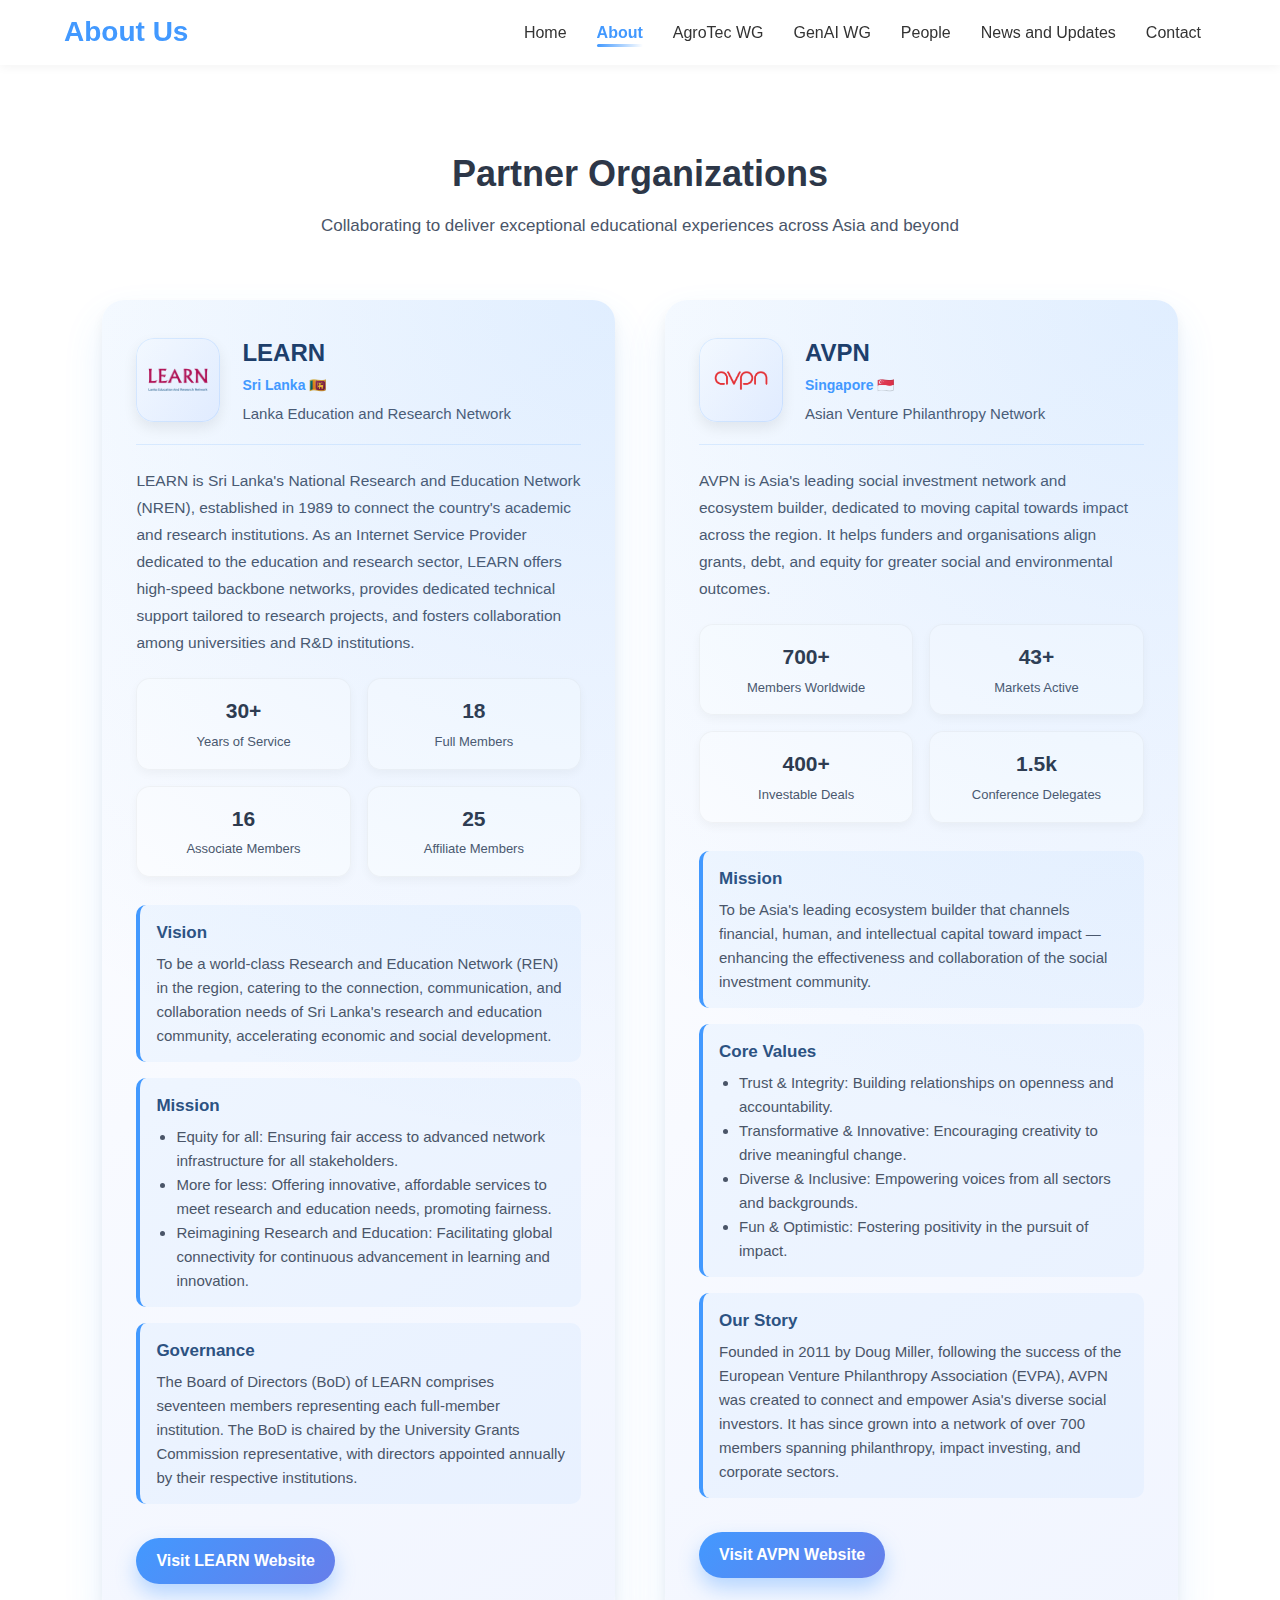
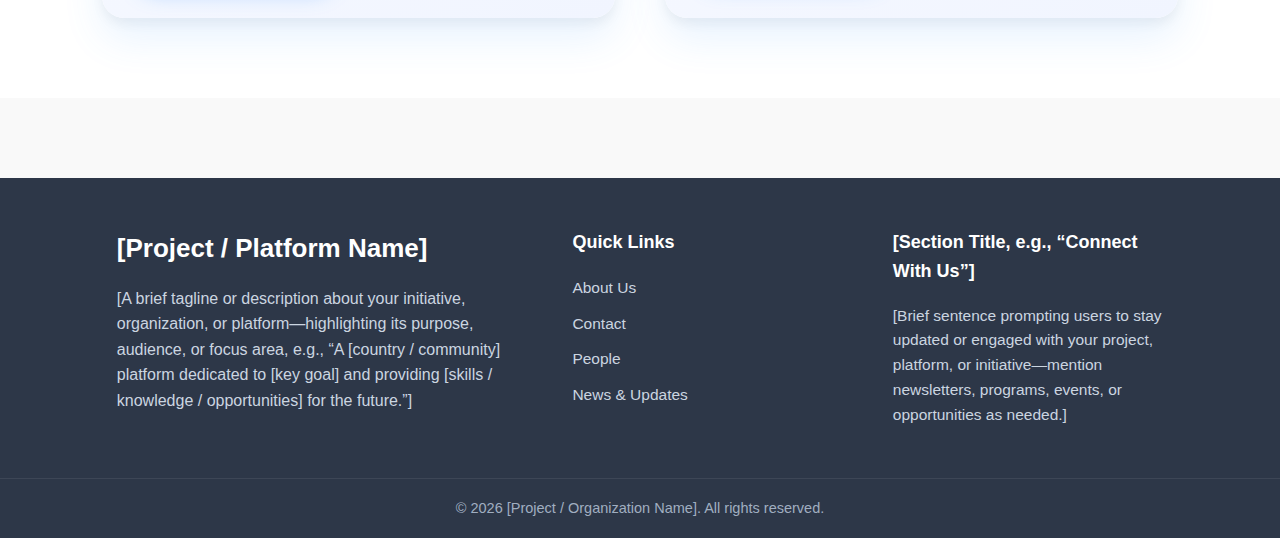
<file: About.html>
<!DOCTYPE html>
<html lang="en">
<head>
    <meta charset="UTF-8">
    <meta name="viewport" content="width=device-width, initial-scale=1.0">
    <title>About Us</title>
    <link rel="stylesheet" href="About.css">
    
    <link rel="icon" href="test logo.png" type="image/x-icon">
</head>
<body>
    <!-- Header -->
    <header class="navbar">
        <div class="container">
            <div class="logo"><h2>About Us</h2></div>
            <ul class="nav-menu">
                <li><a href="index.html" >Home</a></li>
                <li><a href="About.html"  class="active">About</a></li>
                <li><a href="AgroTec WG.html" >AgroTec WG</a></li>
                <li><a href="Working_Groups.html" >GenAI WG</a></li>
                <li><a href="People.html">People</a></li>
                <li><a href="News & Updates.html" >News and Updates</a></li>
                <li><a href="Contact.html">Contact</a></li>

                
                
            </ul>
            <div class="hamburger">
                <span></span>
                <span></span>
                <span></span>
            </div>
        </div>
    </header>





    <section class="partners-section">
    <h2>Partner Organizations</h2>
    <p class="partners-subtitle">
      Collaborating to deliver exceptional educational experiences across Asia and beyond
    </p>

    <div class="partners-grid">

      <!-- LEARN CARD -->
      <div class="partner-card">
        <div class="partner-header">
          <img src="learn.png" alt="LEARN Logo" class="partner-logo">
          <div>
            <h3>LEARN</h3>
            <span>Sri Lanka 🇱🇰</span>
            <p class="partner-fullname">
              Lanka Education and Research Network
            </p>
          </div>
        </div>

        <p class="partner-description">
          LEARN is Sri Lanka's National Research and Education Network (NREN), established in 1989 to connect the country's academic and research institutions. As an Internet Service Provider dedicated to the education and research sector, LEARN offers high-speed backbone networks, provides dedicated technical support tailored to research projects, and fosters collaboration among universities and R&amp;D institutions.
        </p>

        <div class="partner-stats">
          <div><strong>30+</strong><span>Years of Service</span></div>
          <div><strong>18</strong><span>Full Members</span></div>
          <div><strong>16</strong><span>Associate Members</span></div>
          <div><strong>25</strong><span>Affiliate Members</span></div>
        </div>

        <div class="partner-section">
          <h4>Vision</h4>
          <p>
            To be a world-class Research and Education Network (REN) in the region, catering to the connection, communication, and collaboration needs of Sri Lanka's research and education community, accelerating economic and social development.
          </p>
        </div>

        <div class="partner-section">
          <h4>Mission</h4>
          <ul>
            <li>Equity for all: Ensuring fair access to advanced network infrastructure for all stakeholders.</li>
            <li>More for less: Offering innovative, affordable services to meet research and education needs, promoting fairness.</li>
            <li>Reimagining Research and Education: Facilitating global connectivity for continuous advancement in learning and innovation.</li>
          </ul>
        </div>

        <div class="partner-section">
          <h4>Governance</h4>
          <p>
            The Board of Directors (BoD) of LEARN comprises seventeen members representing each full-member institution. The BoD is chaired by the University Grants Commission representative, with directors appointed annually by their respective institutions.
          </p>
        </div>

        <a href="https://learn.ac.lk/" class="partner-link">Visit LEARN Website</a>
      </div>

      <!-- AVPN CARD -->
      <div class="partner-card">
        <div class="partner-header">
          <img src="servlet.png" alt="AVPN Logo" class="partner-logo">
          <div>
            <h3>AVPN</h3>
            <span>Singapore 🇸🇬</span>
            <p class="partner-fullname">
              Asian Venture Philanthropy Network
            </p>
          </div>
        </div>

        <p class="partner-description">
          AVPN is Asia's leading social investment network and ecosystem builder, dedicated to moving capital towards impact across the region. It helps funders and organisations align grants, debt, and equity for greater social and environmental outcomes.
        </p>

        <div class="partner-stats">
          <div><strong>700+</strong><span>Members Worldwide</span></div>
          <div><strong>43+</strong><span>Markets Active</span></div>
          <div><strong>400+</strong><span>Investable Deals</span></div>
          <div><strong>1.5k</strong><span>Conference Delegates</span></div>
        </div>

        <div class="partner-section">
          <h4>Mission</h4>
          <p>
            To be Asia's leading ecosystem builder that channels financial, human, and intellectual capital toward impact — enhancing the effectiveness and collaboration of the social investment community.
          </p>
        </div>

        <div class="partner-section">
          <h4>Core Values</h4>
          <ul>
            <li>Trust &amp; Integrity: Building relationships on openness and accountability.</li>
            <li>Transformative &amp; Innovative: Encouraging creativity to drive meaningful change.</li>
            <li>Diverse &amp; Inclusive: Empowering voices from all sectors and backgrounds.</li>
            <li>Fun &amp; Optimistic: Fostering positivity in the pursuit of impact.</li>
          </ul>
        </div>

        <div class="partner-section">
          <h4>Our Story</h4>
          <p>
            Founded in 2011 by Doug Miller, following the success of the European Venture Philanthropy Association (EVPA), AVPN was created to connect and empower Asia's diverse social investors. It has since grown into a network of over 700 members spanning philanthropy, impact investing, and corporate sectors.
          </p>
        </div>

        <a href="https://avpn.asia/" class="partner-link">Visit AVPN Website</a>
      </div>

    </div>
  </section>



   

 <footer class="site-footer">

  <div class="footer-container">

    <!-- Brand -->
    <div class="footer-brand">
      <h3>[Project / Platform Name]</h3>
      <p>
        [A brief tagline or description about your initiative, organization, or platform—highlighting its purpose, audience, or focus area, e.g., “A [country / community] platform dedicated to [key goal] and providing [skills / knowledge / opportunities] for the future.”]
      </p>
    </div>

    <!-- Quick Links -->
    <div class="footer-links">
      <h4>Quick Links</h4>
      <ul>
        <li><a href="About.html">About Us</a></li>
        <li><a href="Contact.html">Contact</a></li>
        <li><a href="People.html">People</a></li>
        <li><a href="News & Updates.html">News & Updates</a></li>
      </ul>
    </div>

    <!-- Connect -->
    <div class="footer-connect">
      <h4>[Section Title, e.g., “Connect With Us”]</h4>
      <p>
        [Brief sentence prompting users to stay updated or engaged with your project, platform, or initiative—mention newsletters, programs, events, or opportunities as needed.]
      </p>
    </div>

  </div>

  <!-- Bottom -->
  <div class="footer-bottom">
    <p>© 2026 [Project / Organization Name]. All rights reserved.</p>
  </div>

</footer>

    

    
    <script src="script.js"></script>
</body>
</html>
</file>
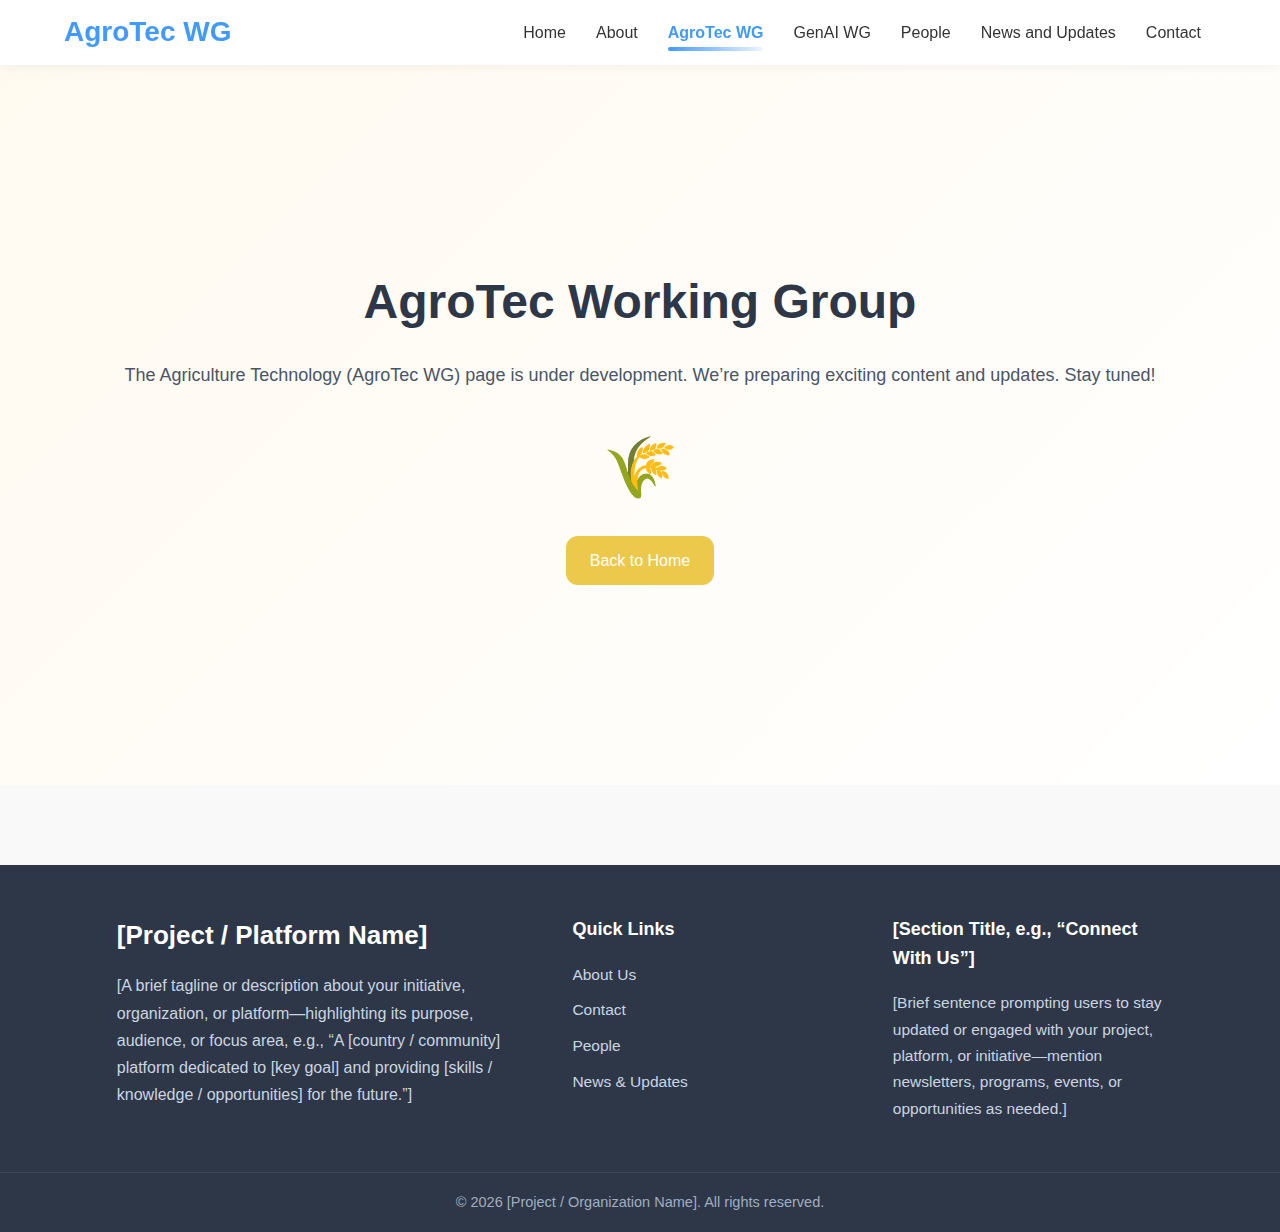
<file: AgroTec WG.html>
<!DOCTYPE html>
<html lang="en">
<head>
    <meta charset="UTF-8">
    <meta name="viewport" content="width=device-width, initial-scale=1.0">
    <title>AgroTec WG</title>
    <link rel="stylesheet" href="style.css">
    
    <link rel="icon" href="test logo.png" type="image/x-icon">
</head>
<body>
        <header class="navbar">
        <div class="container">
            <div class="logo"><h2>AgroTec WG</h2></div>
            <ul class="nav-menu">
                <li><a href="index.html" >Home</a></li>
                <li><a href="About.html">About</a></li>
                <li><a href="News & Updates.html" class="active" >AgroTec WG</a></li>
                <li><a href="GenAI WG.html" >GenAI WG</a></li>
                <li><a href="People.html">People</a></li>
                <li><a href="News & Updates.html" >News and Updates</a></li>
                <li><a href="Contact.html">Contact</a></li>

                
            </ul>
            <div class="hamburger">
                <span></span>
                <span></span>
                <span></span>
            </div>
        </div>
    </header>
    
    <section class="coming-soon-section agrotec-wg">
  <div class="coming-soon-container">
    <h1>AgroTec Working Group</h1>
    <p>The Agriculture Technology (AgroTec WG) page is under development. We’re preparing exciting content and updates. Stay tuned!</p>
    <div class="coming-soon-icon">🌾</div>
    <a href="index.html" class="btn-primary">Back to Home</a>
  </div>
</section>


  <footer class="site-footer">

  <div class="footer-container">

    <!-- Brand -->
    <div class="footer-brand">
      <h3>[Project / Platform Name]</h3>
      <p>
        [A brief tagline or description about your initiative, organization, or platform—highlighting its purpose, audience, or focus area, e.g., “A [country / community] platform dedicated to [key goal] and providing [skills / knowledge / opportunities] for the future.”]
      </p>
    </div>

    <!-- Quick Links -->
    <div class="footer-links">
      <h4>Quick Links</h4>
      <ul>
        <li><a href="About.html">About Us</a></li>
        <li><a href="Contact.html">Contact</a></li>
        <li><a href="People.html">People</a></li>
        <li><a href="News & Updates.html">News & Updates</a></li>
      </ul>
    </div>

    <!-- Connect -->
    <div class="footer-connect">
      <h4>[Section Title, e.g., “Connect With Us”]</h4>
      <p>
        [Brief sentence prompting users to stay updated or engaged with your project, platform, or initiative—mention newsletters, programs, events, or opportunities as needed.]
      </p>
    </div>

  </div>

  <!-- Bottom -->
  <div class="footer-bottom">
    <p>© 2026 [Project / Organization Name]. All rights reserved.</p>
  </div>

</footer>

    <script src="script.js"></script>
</body>
</html>
</file>
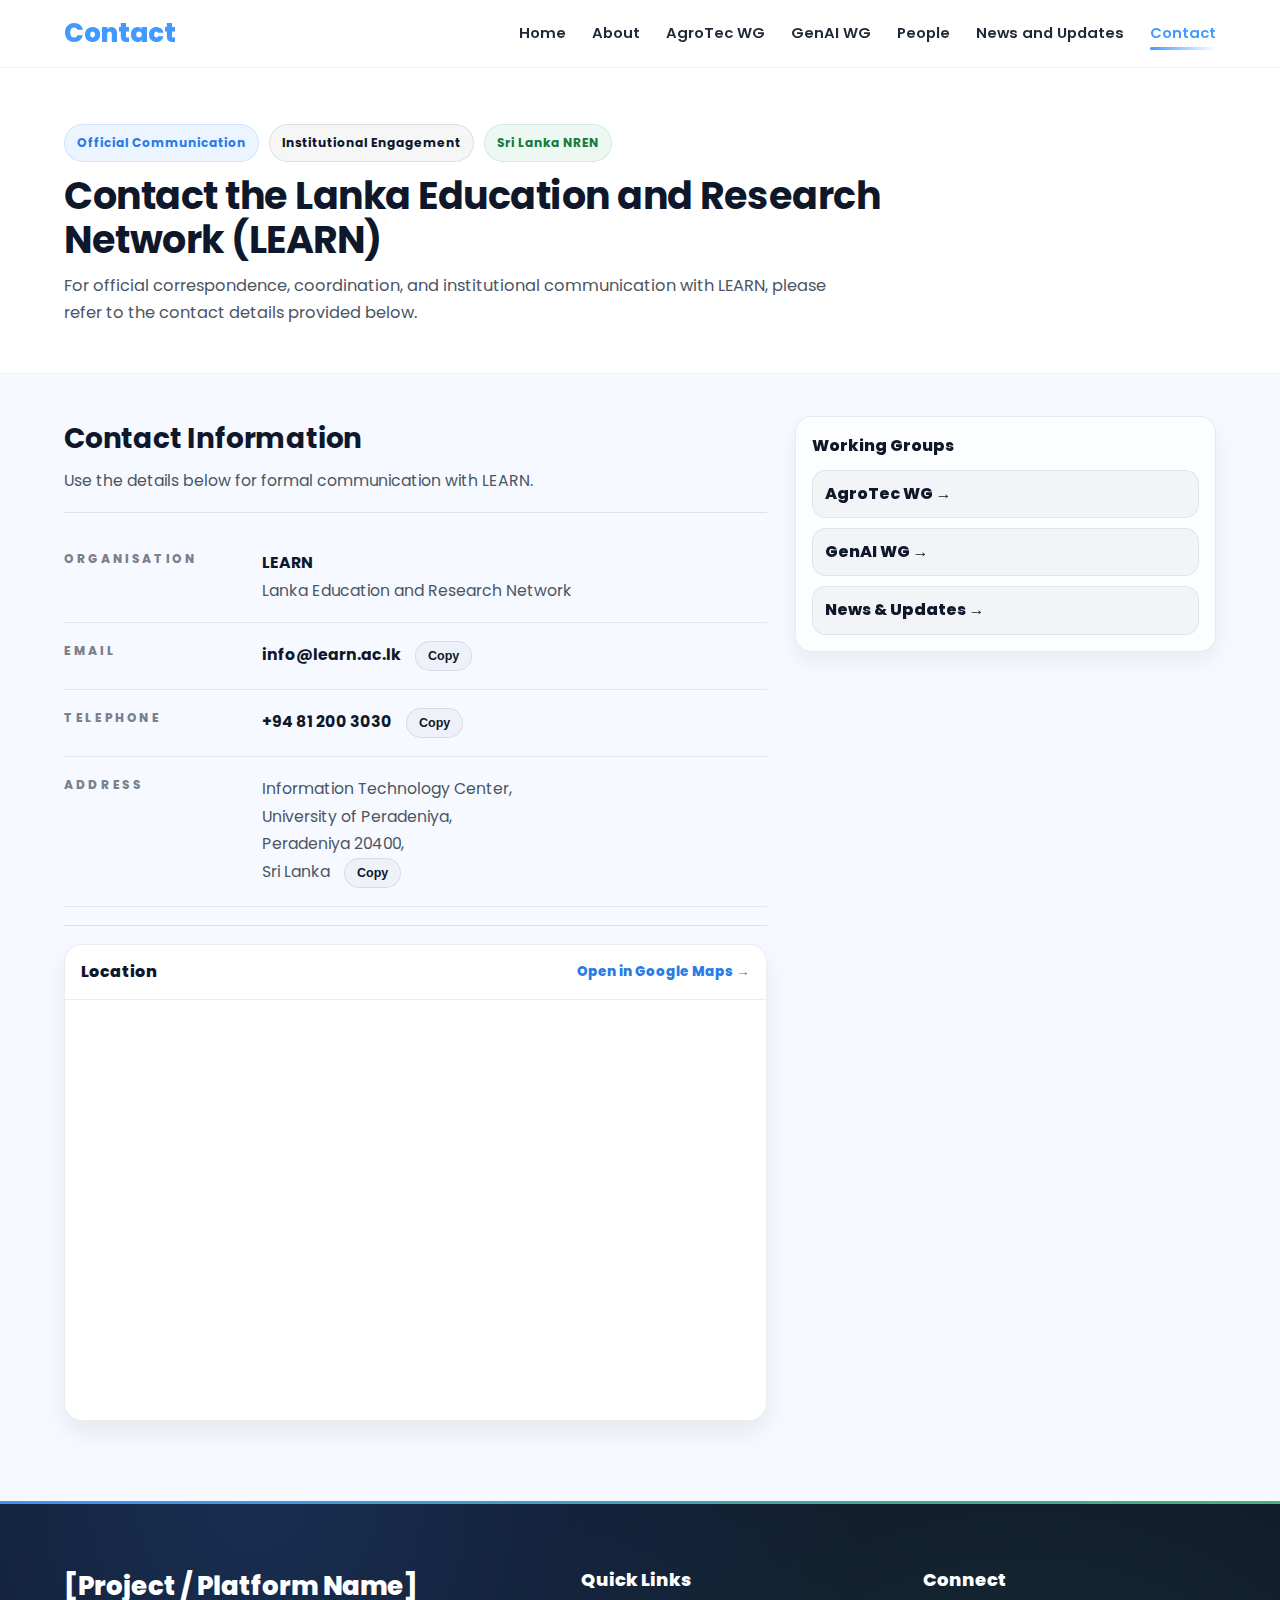
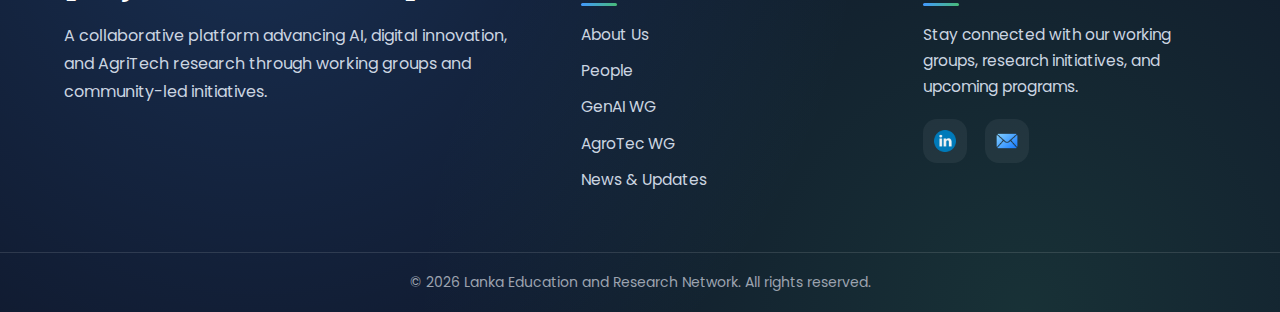
<file: Contact.html>
<!DOCTYPE html>
<html lang="en">
<head>
  <meta charset="UTF-8" />
  <meta name="viewport" content="width=device-width, initial-scale=1.0" />
  <title>Contact | LEARN</title>

  <link rel="preconnect" href="https://fonts.googleapis.com">
  <link rel="preconnect" href="https://fonts.gstatic.com" crossorigin>
  <link href="https://fonts.googleapis.com/css2?family=Poppins:wght@300;400;500;600;700;800&display=swap" rel="stylesheet">

  <link rel="stylesheet" href="Contact.css" />
  <link rel="icon" href="test logo.png" type="image/x-icon" />
</head>

<body>

  <!-- Header (SAME SYSTEM AS ABOUT) -->
  <header class="navbar">
    <div class="container">
      <div class="logo"><h2>Contact</h2></div>

      <ul class="nav-menu">
        <li><a href="index.html">Home</a></li>
        <li><a href="About.html">About</a></li>
        <li><a href="AgroTec WG.html">AgroTec WG</a></li>
        <li><a href="Working_Groups.html">GenAI WG</a></li>
        <li><a href="People.html">People</a></li>
        <li><a href="News & Updates.html">News and Updates</a></li>
        <li><a href="Contact.html" class="active">Contact</a></li>
      </ul>

      <div class="hamburger" aria-label="Open menu" tabindex="0">
        <span></span><span></span><span></span>
      </div>
    </div>
  </header>

  <!-- HERO (FORMAL) -->
  <section class="contact-hero">
    <div class="container">
      <div class="hero-tags">
        <span class="tag">Official Communication</span>
        <span class="tag tag--soft">Institutional Engagement</span>
        <span class="tag tag--mint">Sri Lanka NREN</span>
      </div>

      <h1>Contact the Lanka Education and Research Network (LEARN)</h1>

      <p class="hero-lead">
        For official correspondence, coordination, and institutional communication with LEARN,
        please refer to the contact details provided below.
      </p>
    </div>
  </section>

  <!-- CONTENT -->
  <section class="contact-content">
    <div class="container contact-grid">

      <!-- MAIN -->
      <div class="contact-main">

        <h2>Contact Information</h2>
        <p class="section-lead">
          Use the details below for formal communication with LEARN.
        </p>

        <div class="divider"></div>

        <!-- ROWS (NOT CARDS) -->
        <div class="info-rows">

          <div class="info-row">
            <div class="info-label">Organisation</div>
            <div class="info-value">
              <strong>LEARN</strong><br>
              Lanka Education and Research Network
            </div>
          </div>

          <div class="info-row">
            <div class="info-label">Email</div>
            <div class="info-value">
              <a href="mailto:info@learn.ac.lk">info@learn.ac.lk</a>
              <button class="copy-btn" type="button" data-copy="info@learn.ac.lk">Copy</button>
            </div>
          </div>

          <div class="info-row">
            <div class="info-label">Telephone</div>
            <div class="info-value">
              <a href="tel:+94812003030">+94 81 200 3030</a>
              <button class="copy-btn" type="button" data-copy="+94 81 200 3030">Copy</button>
            </div>
          </div>

          <div class="info-row">
            <div class="info-label">Address</div>
            <div class="info-value">
              Information Technology Center,<br>
              University of Peradeniya,<br>
              Peradeniya 20400,<br>
              Sri Lanka
              <button class="copy-btn" type="button"
                data-copy="Information Technology Center, University of Peradeniya, Peradeniya 20400, Sri Lanka">
                Copy
              </button>
            </div>
          </div>

        </div>

        <p class="copy-hint" aria-live="polite"></p>

        <div class="divider"></div>

        <!-- MAP -->
        <div class="map-block">
          <div class="map-head">
            <h3>Location</h3>
            <a href="https://www.google.com/maps?q=Information+Technology+Center+University+of+Peradeniya" target="_blank" rel="noopener">
              Open in Google Maps →
            </a>
          </div>

          <iframe
            src="https://www.google.com/maps/embed?pb=!1m18!1m12!1m3!1d3957.8639302630086!2d80.5930799748129!3d7.256323192750363!2m3!1f0!2f0!3f0!3m2!1i1024!2i768!4f13.1!3m3!1m2!1s0x3ae368d3a750d53d%3A0x7da9cafaded09c98!2sLanka%20Education%20and%20Research%20Network!5e0!3m2!1sen!2slk!4v1767169533568"
            loading="lazy"
            allowfullscreen>
          </iframe>
        </div>

      </div>

      <!-- SIDE (QUIET) -->
      <aside class="contact-side">
    

        <div class="side-card side-card--light">
          <h3>Working Groups</h3>
          <div class="side-links">
            <a href="AgroTec WG.html">AgroTec WG →</a>
            <a href="Working_Groups.html">GenAI WG →</a>
            <a href="News & Updates.html">News & Updates →</a>
          </div>
        </div>
      </aside>

    </div>
  </section>

  <!-- PREMIUM FOOTER (SAME AS ABOUT) -->
  <footer class="site-footer site-footer--premium">
    <div class="footer-glow"></div>

    <div class="footer-container">
      <div class="footer-brand">
        <h3>[Project / Platform Name]</h3>
        <p>
          A collaborative platform advancing AI, digital innovation,
          and AgriTech research through working groups and community-led initiatives.
        </p>
      </div>

      <div class="footer-links">
        <h4>Quick Links</h4>
        <ul>
          <li><a href="About.html">About Us</a></li>
          <li><a href="People.html">People</a></li>
          <li><a href="Working_Groups.html">GenAI WG</a></li>
          <li><a href="AgroTec WG.html">AgroTec WG</a></li>
          <li><a href="News & Updates.html">News & Updates</a></li>
        </ul>
      </div>

      <div class="footer-connect">
        <h4>Connect</h4>
        <p>
          Stay connected with our working groups, research initiatives,
          and upcoming programs.
        </p>

        <div class="footer-social">
          <a href="#" title="LinkedIn"><img src="linkedin.png" alt="LinkedIn"></a>
          <a href="#" title="Email"><img src="mail.png" alt="Email"></a>
        </div>
      </div>
    </div>

    <div class="footer-bottom">
      © 2026 Lanka Education and Research Network. All rights reserved.
    </div>
  </footer>

  <script src="script.js"></script>

  <!-- Copy buttons (works even if script.js doesn't handle it) -->
  <script>
    const hint = document.querySelector('.copy-hint');
    document.querySelectorAll('[data-copy]').forEach(btn => {
      btn.addEventListener('click', async () => {
        const text = btn.getAttribute('data-copy') || '';
        try {
          await navigator.clipboard.writeText(text);
          hint.textContent = `Copied: ${text}`;
          hint.classList.add('show');
          clearTimeout(window.__copyTimer);
          window.__copyTimer = setTimeout(() => hint.classList.remove('show'), 1600);
        } catch (e) {
          hint.textContent = 'Copy failed (browser blocked clipboard).';
          hint.classList.add('show');
          clearTimeout(window.__copyTimer);
          window.__copyTimer = setTimeout(() => hint.classList.remove('show'), 1600);
        }
      });
    });
  </script>

</body>
</html>
</file>
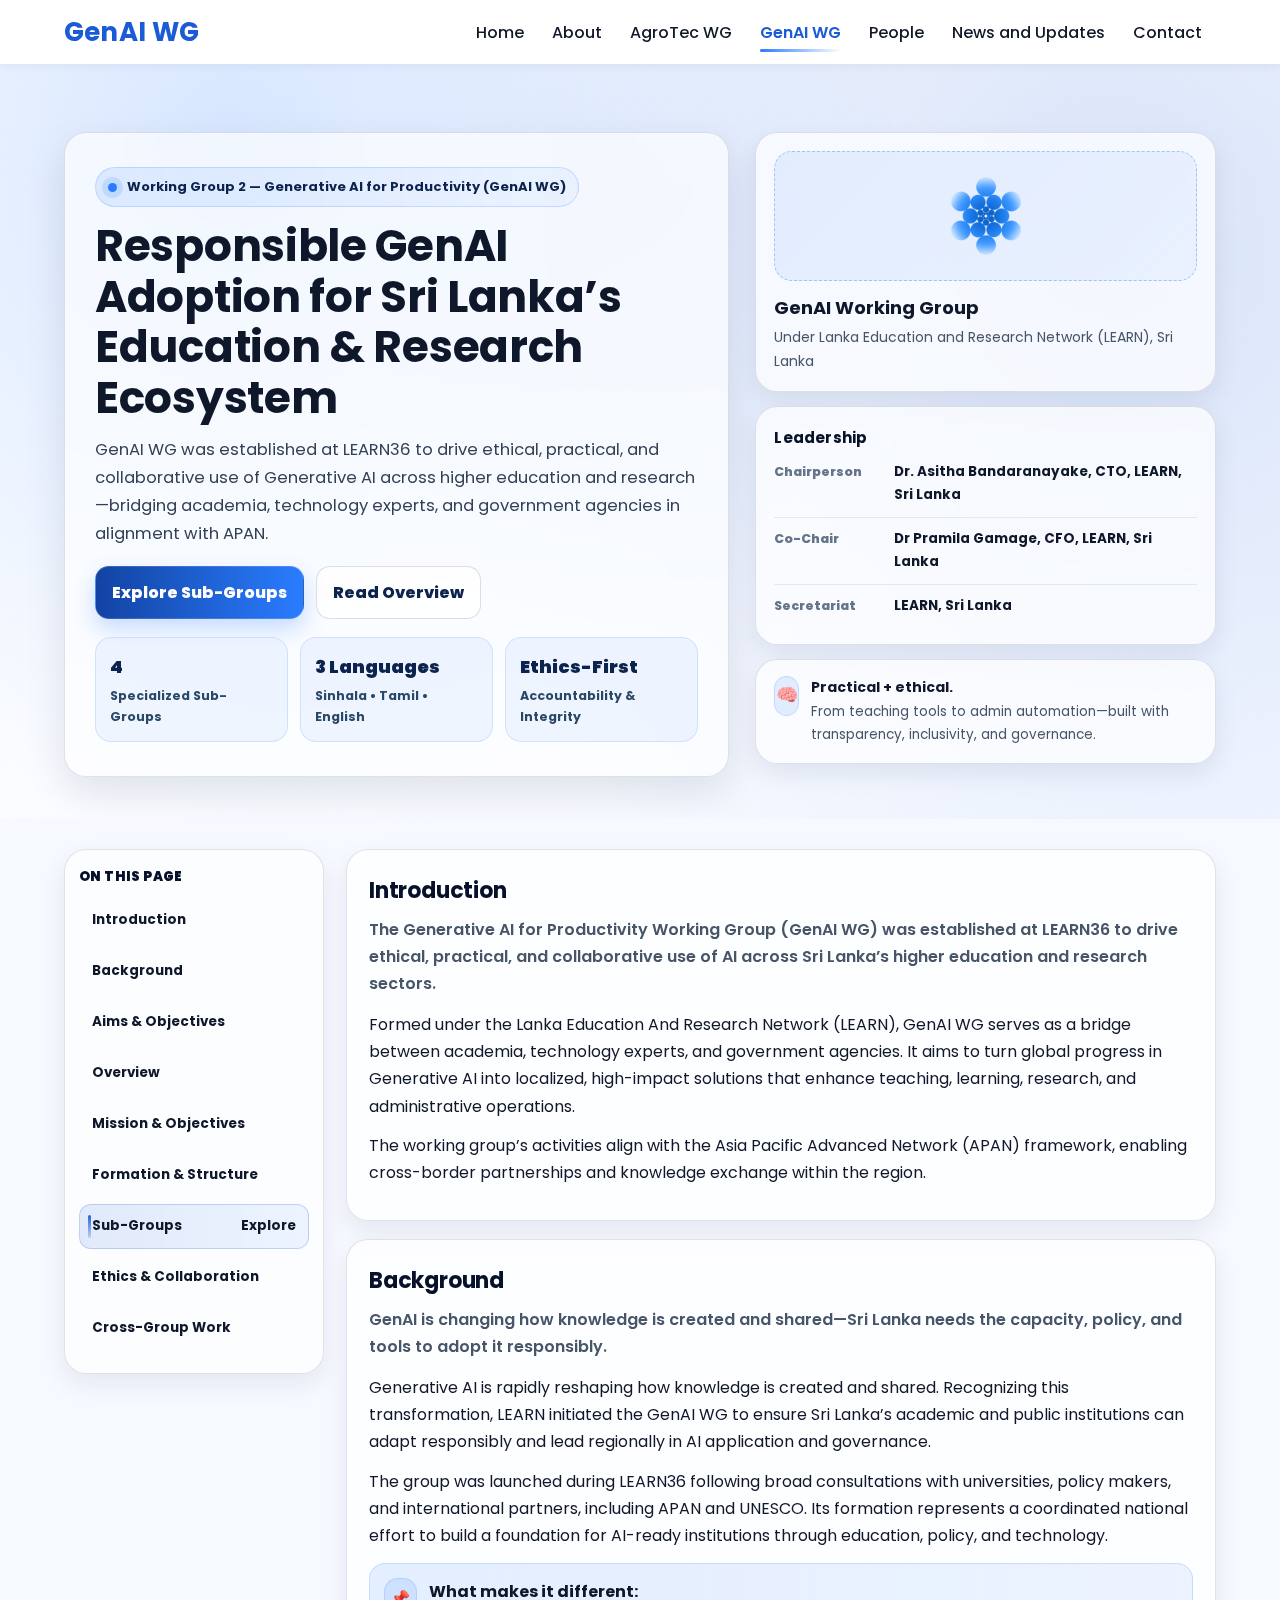
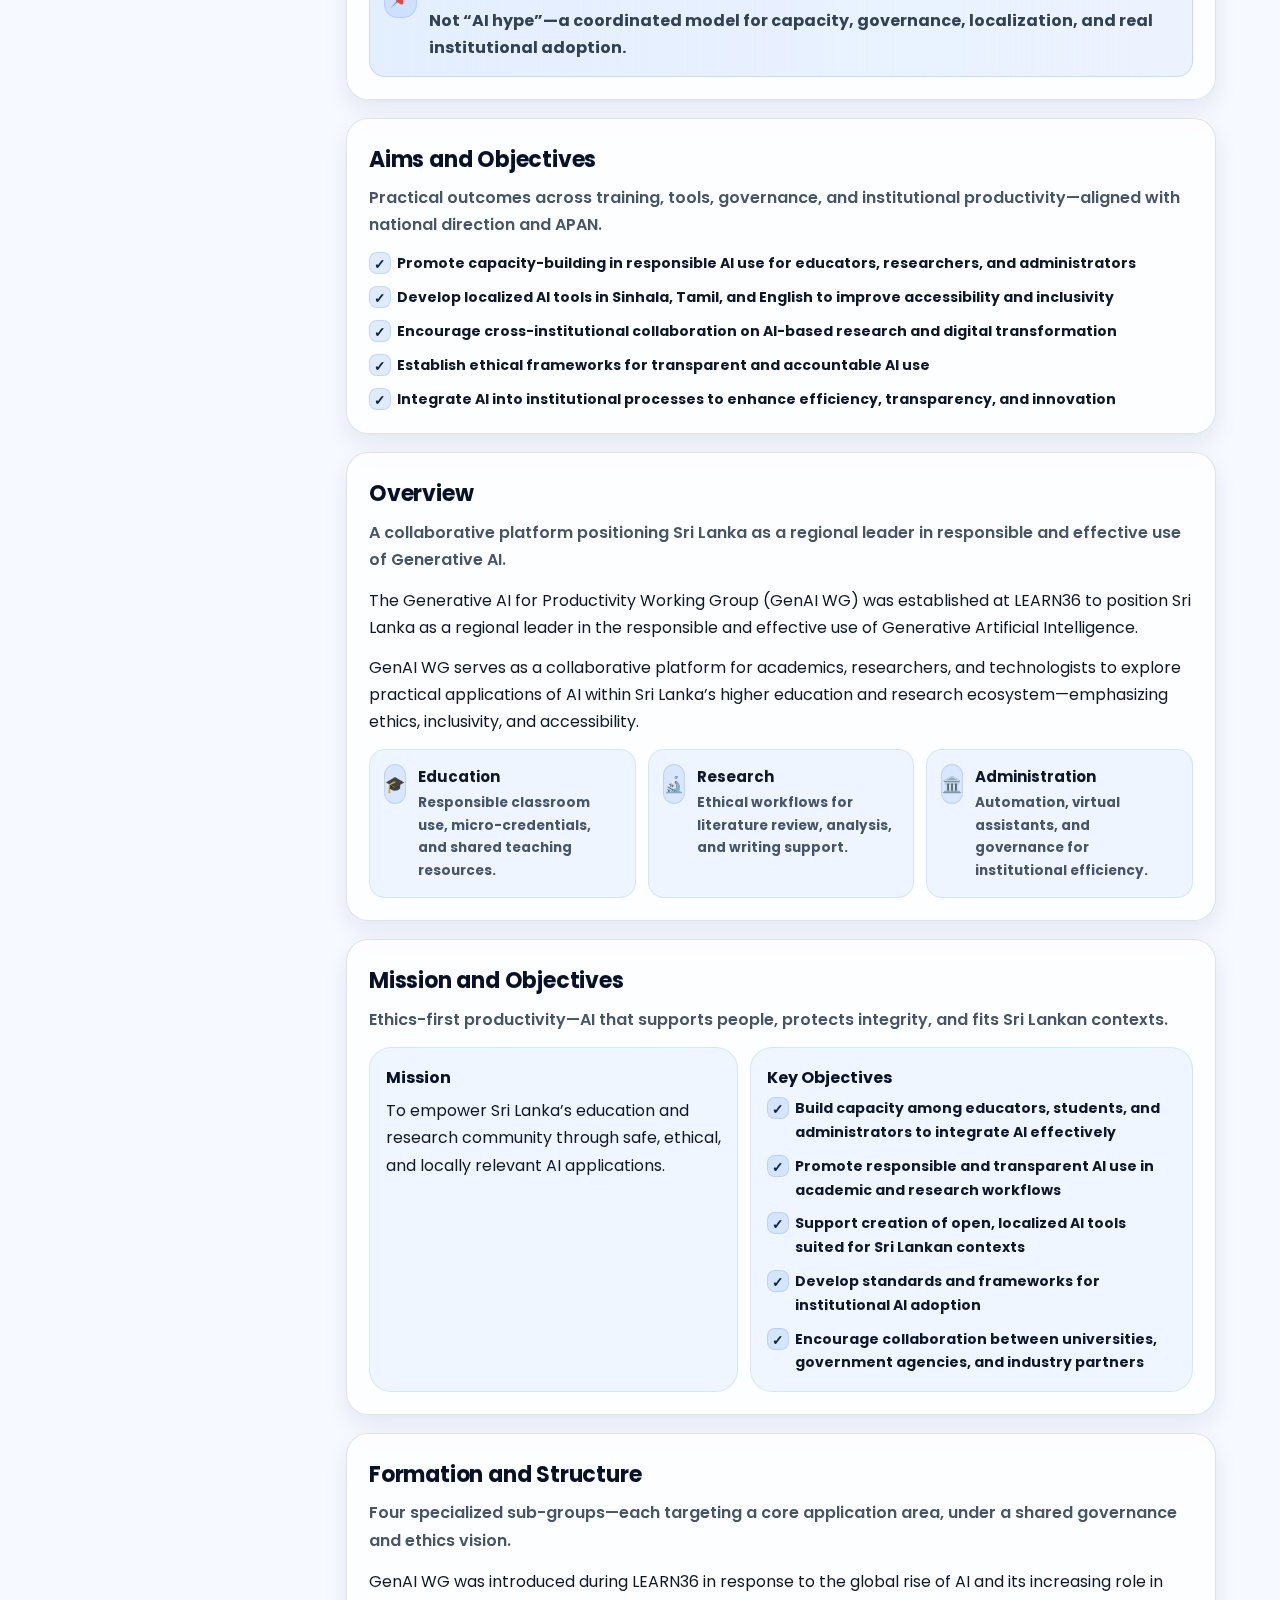
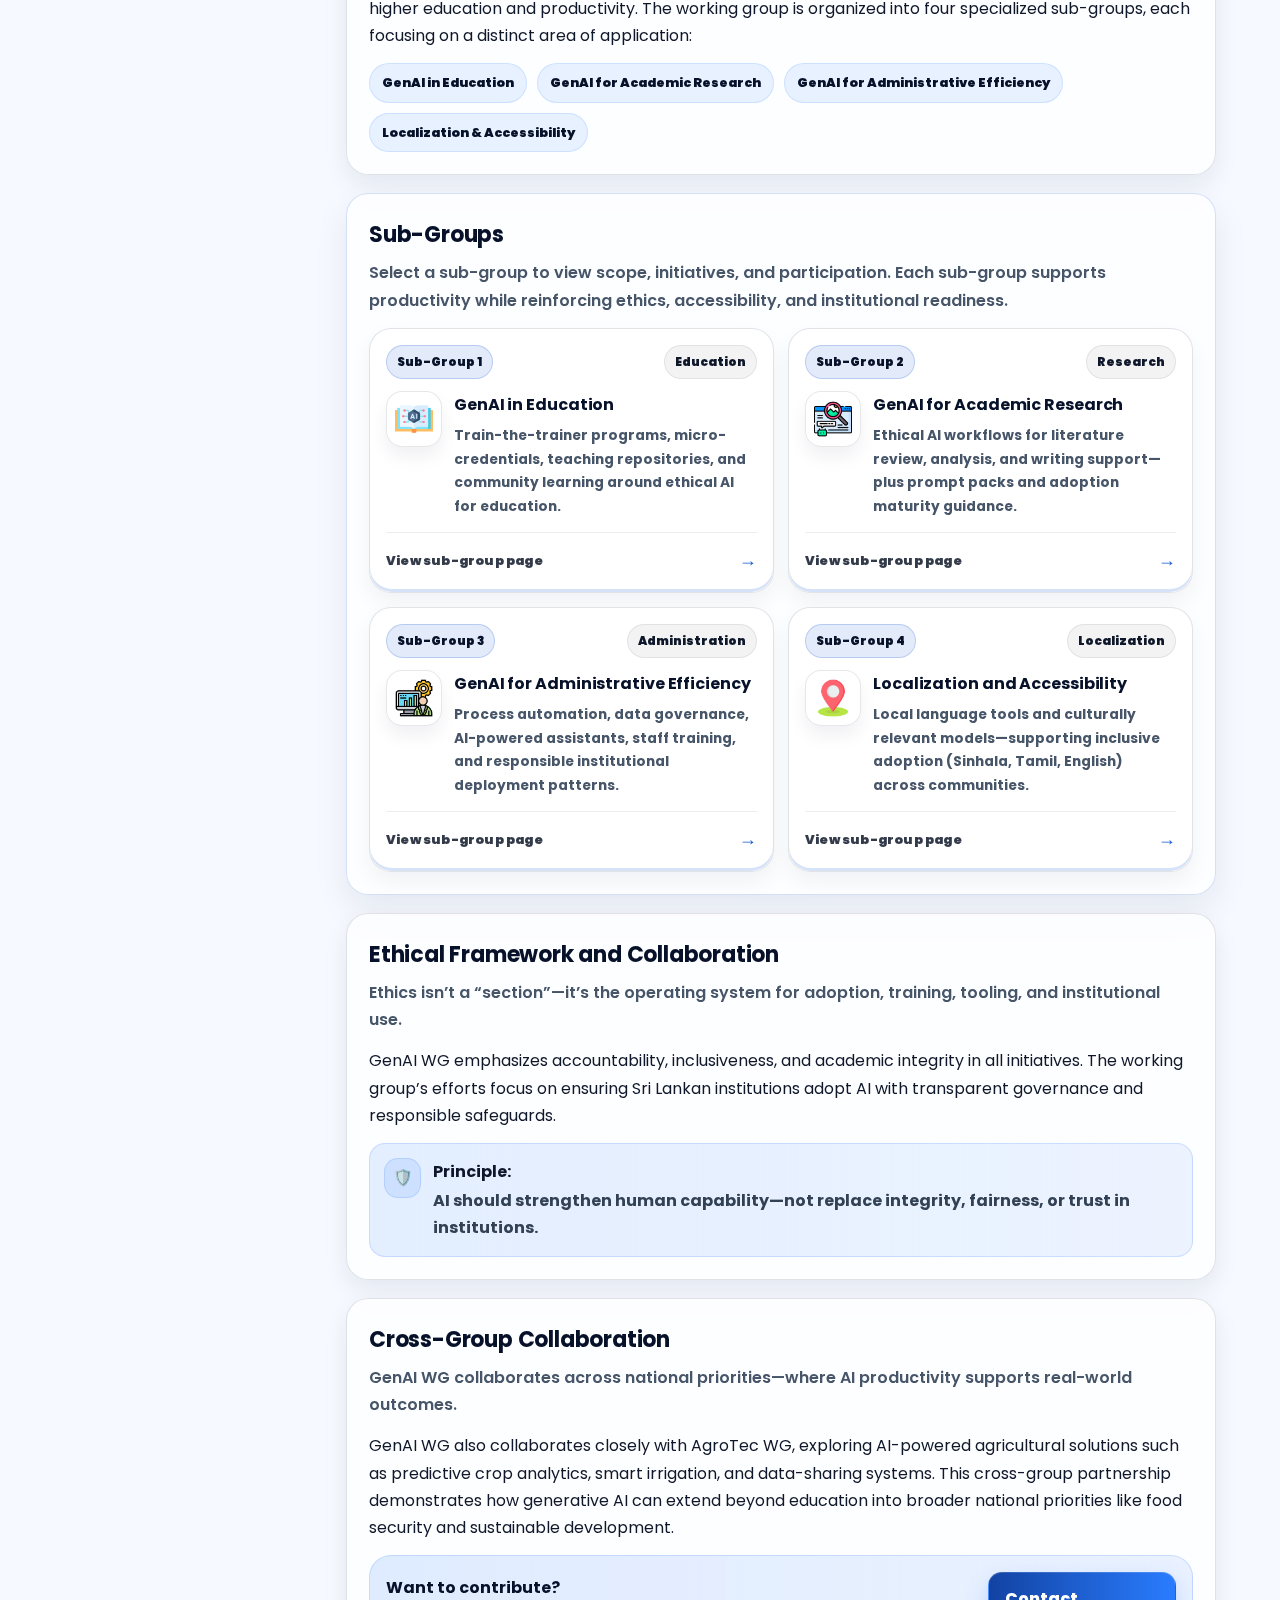
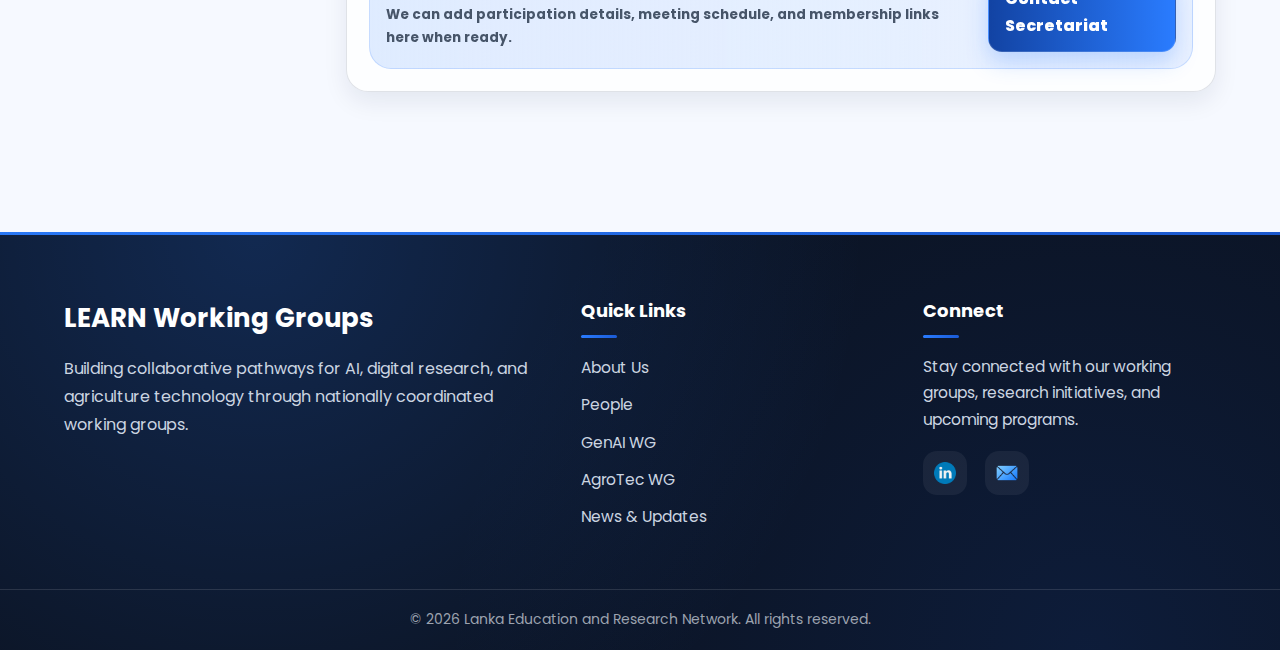
<file: GenAI WG.html>
<!DOCTYPE html>
<html lang="en">
<head>
  <meta charset="UTF-8" />
  <meta name="viewport" content="width=device-width, initial-scale=1.0" />
  <title>GenAI WG</title>

  <!-- Font -->
  <link rel="preconnect" href="https://fonts.googleapis.com">
  <link rel="preconnect" href="https://fonts.gstatic.com" crossorigin>
  <link href="https://fonts.googleapis.com/css2?family=Poppins:wght@300;400;500;600;700&display=swap" rel="stylesheet">

  <link rel="stylesheet" href="GenAI WG.css" />
  <link rel="icon" href="test logo.png" type="image/x-icon" />
</head>
<body>

  <!-- NAVBAR -->
  <header class="navbar">
    <div class="container">
      <div class="logo"><h2>GenAI WG</h2></div>

      <ul class="nav-menu">
        <li><a href="index.html">Home</a></li>
        <li><a href="About.html">About</a></li>
        <li><a href="AgroTec WG.html">AgroTec WG</a></li>
        <li><a href="GenAI WG.html" class="active">GenAI WG</a></li>
        <li><a href="People.html">People</a></li>
        <li><a href="News & Updates.html">News and Updates</a></li>
        <li><a href="Contact.html">Contact</a></li>
      </ul>

      <div class="hamburger">
        <span></span><span></span><span></span>
      </div>
    </div>
  </header>

  <!-- HERO -->
  <main>
    <section class="genai-hero">
      <div class="container hero-grid">

        <!-- Left -->
        <div class="hero-content">
          <div class="hero-badge">
            <span class="dot"></span>
            Working Group 2 — Generative AI for Productivity (GenAI WG)
          </div>

          <h1>Responsible GenAI Adoption for Sri Lanka’s Education & Research Ecosystem</h1>
          <p class="hero-lead">
            GenAI WG was established at LEARN36 to drive ethical, practical, and collaborative use of Generative AI across
            higher education and research—bridging academia, technology experts, and government agencies in alignment with APAN.
          </p>

          <div class="hero-actions">
            <a class="btn btn-primary" href="#subgroups">Explore Sub-Groups</a>
            <a class="btn btn-ghost" href="#introduction">Read Overview</a>
          </div>

          <div class="hero-metrics">
            <div class="metric">
              <div class="metric-value">4</div>
              <div class="metric-label">Specialized Sub-Groups</div>
            </div>
            <div class="metric">
              <div class="metric-value">3 Languages</div>
              <div class="metric-label">Sinhala • Tamil • English</div>
            </div>
            <div class="metric">
              <div class="metric-value">Ethics-First</div>
              <div class="metric-label">Accountability & Integrity</div>
            </div>
          </div>
        </div>

        <!-- Right panel -->
        <aside class="hero-panel">
          <div class="logo-card">
            <div class="logo-slot">
              <!-- swap this image if you have a GenAI-specific logo -->
              <img src="test logo.png" alt="GenAI Working Group Logo" />
            </div>
            <div class="logo-caption">
              <h3>GenAI Working Group</h3>
              <p>Under Lanka Education and Research Network (LEARN), Sri Lanka</p>
            </div>
          </div>

          <div class="info-card">
            <h4>Leadership</h4>
            <div class="info-row">
              <span class="label">Chairperson</span>
              <span class="value">Dr. Asitha Bandaranayake, CTO, LEARN, Sri Lanka</span>
            </div>
            <div class="info-row">
              <span class="label">Co-Chair</span>
              <span class="value">Dr Pramila Gamage, CFO, LEARN, Sri Lanka</span>
            </div>
            <div class="info-row">
              <span class="label">Secretariat</span>
              <span class="value">LEARN, Sri Lanka</span>
            </div>
          </div>

          <div class="notice-card">
            <div class="notice-icon">🧠</div>
            <div class="notice-text">
              <strong>Practical + ethical.</strong>
              <span>From teaching tools to admin automation—built with transparency, inclusivity, and governance.</span>
            </div>
          </div>
        </aside>

      </div>

      <div class="hero-bg"></div>
      <div class="hero-grain"></div>
    </section>

    <!-- CONTENT -->
    <section class="content-section" id="introduction">
      <div class="container page-grid">

        <!-- Left rail navigation -->
        <nav class="side-nav">
          <div class="side-nav-title">On this page</div>
          <a href="#introduction" class="side-link">Introduction</a>
          <a href="#background" class="side-link">Background</a>
          <a href="#aims" class="side-link">Aims & Objectives</a>
          <a href="#overview" class="side-link">Overview</a>
          <a href="#mission" class="side-link">Mission & Objectives</a>
          <a href="#structure" class="side-link">Formation & Structure</a>

          <a href="#subgroups" class="side-link side-link--featured">
            Sub-Groups <span class="side-pill">Explore</span>
          </a>

          <a href="#ethics" class="side-link">Ethics & Collaboration</a>
          <a href="#cross" class="side-link">Cross-Group Work</a>
        </nav>

        <!-- Main content -->
        <div class="content">

          <section class="section-card" aria-label="Introduction">
            <div class="section-head">
              <h2>Introduction</h2>
              <p>
                The Generative AI for Productivity Working Group (GenAI WG) was established at LEARN36 to drive ethical,
                practical, and collaborative use of AI across Sri Lanka’s higher education and research sectors.
              </p>
            </div>

            <div class="prose">
              <p>
                Formed under the Lanka Education And Research Network (LEARN), GenAI WG serves as a bridge between academia,
                technology experts, and government agencies. It aims to turn global progress in Generative AI into localized,
                high-impact solutions that enhance teaching, learning, research, and administrative operations.
              </p>
              <p>
                The working group’s activities align with the Asia Pacific Advanced Network (APAN) framework, enabling cross-border
                partnerships and knowledge exchange within the region.
              </p>
            </div>
          </section>

          <section class="section-card" id="background" aria-label="Background">
            <div class="section-head">
              <h2>Background</h2>
              <p>
                GenAI is changing how knowledge is created and shared—Sri Lanka needs the capacity, policy, and tools to adopt it responsibly.
              </p>
            </div>

            <div class="prose">
              <p>
                Generative AI is rapidly reshaping how knowledge is created and shared. Recognizing this transformation, LEARN initiated
                the GenAI WG to ensure Sri Lanka’s academic and public institutions can adapt responsibly and lead regionally in AI application
                and governance.
              </p>
              <p>
                The group was launched during LEARN36 following broad consultations with universities, policy makers, and international partners,
                including APAN and UNESCO. Its formation represents a coordinated national effort to build a foundation for AI-ready institutions
                through education, policy, and technology.
              </p>
            </div>

            <div class="callout">
              <div class="callout-icon">📌</div>
              <div class="callout-text">
                <strong>What makes it different:</strong>
                <span>Not “AI hype”—a coordinated model for capacity, governance, localization, and real institutional adoption.</span>
              </div>
            </div>
          </section>

          <section class="section-card" id="aims" aria-label="Aims and Objectives">
            <div class="section-head">
              <h2>Aims and Objectives</h2>
              <p>
                Practical outcomes across training, tools, governance, and institutional productivity—aligned with national direction and APAN.
              </p>
            </div>

            <div class="prose">
              <ul class="checklist">
                <li>Promote capacity-building in responsible AI use for educators, researchers, and administrators</li>
                <li>Develop localized AI tools in Sinhala, Tamil, and English to improve accessibility and inclusivity</li>
                <li>Encourage cross-institutional collaboration on AI-based research and digital transformation</li>
                <li>Establish ethical frameworks for transparent and accountable AI use</li>
                <li>Integrate AI into institutional processes to enhance efficiency, transparency, and innovation</li>
              </ul>
            </div>
          </section>

          <section class="section-card" id="overview" aria-label="Overview">
            <div class="section-head">
              <h2>Overview</h2>
              <p>
                A collaborative platform positioning Sri Lanka as a regional leader in responsible and effective use of Generative AI.
              </p>
            </div>

            <div class="prose">
              <p>
                The Generative AI for Productivity Working Group (GenAI WG) was established at LEARN36 to position Sri Lanka as a regional
                leader in the responsible and effective use of Generative Artificial Intelligence.
              </p>
              <p>
                GenAI WG serves as a collaborative platform for academics, researchers, and technologists to explore practical applications
                of AI within Sri Lanka’s higher education and research ecosystem—emphasizing ethics, inclusivity, and accessibility.
              </p>
            </div>

            <div class="highlight-grid">
              <div class="highlight">
                <div class="highlight-icon">🎓</div>
                <div>
                  <h4>Education</h4>
                  <p>Responsible classroom use, micro-credentials, and shared teaching resources.</p>
                </div>
              </div>
              <div class="highlight">
                <div class="highlight-icon">🔬</div>
                <div>
                  <h4>Research</h4>
                  <p>Ethical workflows for literature review, analysis, and writing support.</p>
                </div>
              </div>
              <div class="highlight">
                <div class="highlight-icon">🏛️</div>
                <div>
                  <h4>Administration</h4>
                  <p>Automation, virtual assistants, and governance for institutional efficiency.</p>
                </div>
              </div>
            </div>
          </section>

          <section class="section-card" id="mission" aria-label="Mission and Objectives">
            <div class="section-head">
              <h2>Mission and Objectives</h2>
              <p>Ethics-first productivity—AI that supports people, protects integrity, and fits Sri Lankan contexts.</p>
            </div>

            <div class="split">
              <div class="panel">
                <h3>Mission</h3>
                <p>
                  To empower Sri Lanka’s education and research community through safe, ethical, and locally relevant AI applications.
                </p>
              </div>

              <div class="panel">
                <h3>Key Objectives</h3>
                <ul class="checklist">
                  <li>Build capacity among educators, students, and administrators to integrate AI effectively</li>
                  <li>Promote responsible and transparent AI use in academic and research workflows</li>
                  <li>Support creation of open, localized AI tools suited for Sri Lankan contexts</li>
                  <li>Develop standards and frameworks for institutional AI adoption</li>
                  <li>Encourage collaboration between universities, government agencies, and industry partners</li>
                </ul>
              </div>
            </div>
          </section>

          <section class="section-card" id="structure" aria-label="Formation and Structure">
            <div class="section-head">
              <h2>Formation and Structure</h2>
              <p>Four specialized sub-groups—each targeting a core application area, under a shared governance and ethics vision.</p>
            </div>

            <div class="prose">
              <p>
                GenAI WG was introduced during LEARN36 in response to the global rise of AI and its increasing role in higher education and productivity.
                The working group is organized into four specialized sub-groups, each focusing on a distinct area of application:
              </p>
            </div>

            <div class="pill-row">
              <span class="pill-soft">GenAI in Education</span>
              <span class="pill-soft">GenAI for Academic Research</span>
              <span class="pill-soft">GenAI for Administrative Efficiency</span>
              <span class="pill-soft">Localization & Accessibility</span>
            </div>
          </section>

          <!-- SUBGROUPS -->
          <section class="section-card section-card--band" id="subgroups" aria-label="Sub-Groups">
            <div class="section-head">
              <h2>Sub-Groups</h2>
              <p>
                Select a sub-group to view scope, initiatives, and participation. Each sub-group supports productivity while reinforcing ethics,
                accessibility, and institutional readiness.
              </p>
            </div>

            <div class="subgroup-band">
              <div class="subgroup-grid subgroup-grid--clickable">

                <a class="subgroup subgroup-link" href="Sub-Group 1 GenAI.html" aria-label="Open GenAI Sub-Group 1 page">
                  <div class="subgroup-top">
                    <span class="pill">Sub-Group 1</span>
                    <span class="tag">Education</span>
                  </div>

                  <div class="subgroup-body">
                    <div class="subgroup-logo">
                      <img src="Education icon.png" alt="Education icon">
                    </div>
                    <div class="subgroup-text">
                      <h3>GenAI in Education</h3>
                      <p>
                        Train-the-trainer programs, micro-credentials, teaching repositories, and community learning around ethical AI for education.
                      </p>
                    </div>
                  </div>

                  <div class="subgroup-cta">
                    <span>View sub-group page</span>
                    <span class="arrow">→</span>
                  </div>
                </a>

                <a class="subgroup subgroup-link" href="GenAI-SG2.html" aria-label="Open GenAI Sub-Group 2 page">
                  <div class="subgroup-top">
                    <span class="pill">Sub-Group 2</span>
                    <span class="tag">Research</span>
                  </div>

                  <div class="subgroup-body">
                    <div class="subgroup-logo">
                      <img src="GenAI for Academic Research.png" alt="Research icon">
                    </div>
                    <div class="subgroup-text">
                      <h3>GenAI for Academic Research</h3>
                      <p>
                        Ethical AI workflows for literature review, analysis, and writing support—plus prompt packs and adoption maturity guidance.
                      </p>
                    </div>
                  </div>

                  <div class="subgroup-cta">
                    <span>View sub-group page</span>
                    <span class="arrow">→</span>
                  </div>
                </a>

                <a class="subgroup subgroup-link" href="GenAI-SG3.html" aria-label="Open GenAI Sub-Group 3 page">
                  <div class="subgroup-top">
                    <span class="pill">Sub-Group 3</span>
                    <span class="tag">Administration</span>
                  </div>

                  <div class="subgroup-body">
                    <div class="subgroup-logo">
                      <img src="Administration icon.png" alt="Administration icon">
                    </div>
                    <div class="subgroup-text">
                      <h3>GenAI for Administrative Efficiency</h3>
                      <p>
                        Process automation, data governance, AI-powered assistants, staff training, and responsible institutional deployment patterns.
                      </p>
                    </div>
                  </div>

                  <div class="subgroup-cta">
                    <span>View sub-group page</span>
                    <span class="arrow">→</span>
                  </div>
                </a>

                <a class="subgroup subgroup-link" href="GenAI-SG4.html" aria-label="Open GenAI Sub-Group 4 page">
                  <div class="subgroup-top">
                    <span class="pill">Sub-Group 4</span>
                    <span class="tag">Localization</span>
                  </div>

                  <div class="subgroup-body">
                    <div class="subgroup-logo">
                      <img src="Localization icon.png" alt="Localization icon">
                    </div>
                    <div class="subgroup-text">
                      <h3>Localization and Accessibility</h3>
                      <p>
                        Local language tools and culturally relevant models—supporting inclusive adoption (Sinhala, Tamil, English) across communities.
                      </p>
                    </div>
                  </div>

                  <div class="subgroup-cta">
                    <span>View sub-group page</span>
                    <span class="arrow">→</span>
                  </div>
                </a>

              </div>
            </div>
          </section>

          <section class="section-card" id="ethics" aria-label="Ethical Framework and Collaboration">
            <div class="section-head">
              <h2>Ethical Framework and Collaboration</h2>
              <p>Ethics isn’t a “section”—it’s the operating system for adoption, training, tooling, and institutional use.</p>
            </div>

            <div class="prose">
              <p>
                GenAI WG emphasizes accountability, inclusiveness, and academic integrity in all initiatives. The working group’s efforts focus on
                ensuring Sri Lankan institutions adopt AI with transparent governance and responsible safeguards.
              </p>
            </div>

            <div class="callout">
              <div class="callout-icon">🛡️</div>
              <div class="callout-text">
                <strong>Principle:</strong>
                <span>AI should strengthen human capability—not replace integrity, fairness, or trust in institutions.</span>
              </div>
            </div>
          </section>

          <section class="section-card" id="cross" aria-label="Cross-Group Collaboration">
            <div class="section-head">
              <h2>Cross-Group Collaboration</h2>
              <p>GenAI WG collaborates across national priorities—where AI productivity supports real-world outcomes.</p>
            </div>

            <div class="prose">
              <p>
                GenAI WG also collaborates closely with AgroTec WG, exploring AI-powered agricultural solutions such as predictive crop analytics,
                smart irrigation, and data-sharing systems. This cross-group partnership demonstrates how generative AI can extend beyond education
                into broader national priorities like food security and sustainable development.
              </p>
            </div>

            <div class="cta-banner">
              <div class="cta-text">
                <h3>Want to contribute?</h3>
                <p>We can add participation details, meeting schedule, and membership links here when ready.</p>
              </div>
              <a class="btn btn-primary" href="Contact.html">Contact Secretariat</a>
            </div>
          </section>

        </div>
      </div>
    </section>
  </main>

  <!-- FOOTER -->
  <footer class="site-footer site-footer--premium">
    <div class="footer-glow"></div>

    <div class="footer-container">
      <div class="footer-brand">
        <h3>LEARN Working Groups</h3>
        <p>
          Building collaborative pathways for AI, digital research, and agriculture technology through nationally coordinated working groups.
        </p>
      </div>

      <div class="footer-links">
        <h4>Quick Links</h4>
        <ul>
          <li><a href="About.html">About Us</a></li>
          <li><a href="People.html">People</a></li>
          <li><a href="GenAI WG.html">GenAI WG</a></li>
          <li><a href="AgroTec WG.html">AgroTec WG</a></li>
          <li><a href="News & Updates.html">News & Updates</a></li>
        </ul>
      </div>

      <div class="footer-connect">
        <h4>Connect</h4>
        <p>
          Stay connected with our working groups, research initiatives,
          and upcoming programs.
        </p>

        <div class="footer-social">
          <a href="#" title="LinkedIn"><img src="linkedin.png" alt="LinkedIn"></a>
          <a href="#" title="Email"><img src="mail.png" alt="Email"></a>
        </div>
      </div>
    </div>

    <div class="footer-bottom">
      © 2026 Lanka Education and Research Network. All rights reserved.
    </div>
  </footer>

  <script src="script.js"></script>
</body>
</html>
</file>
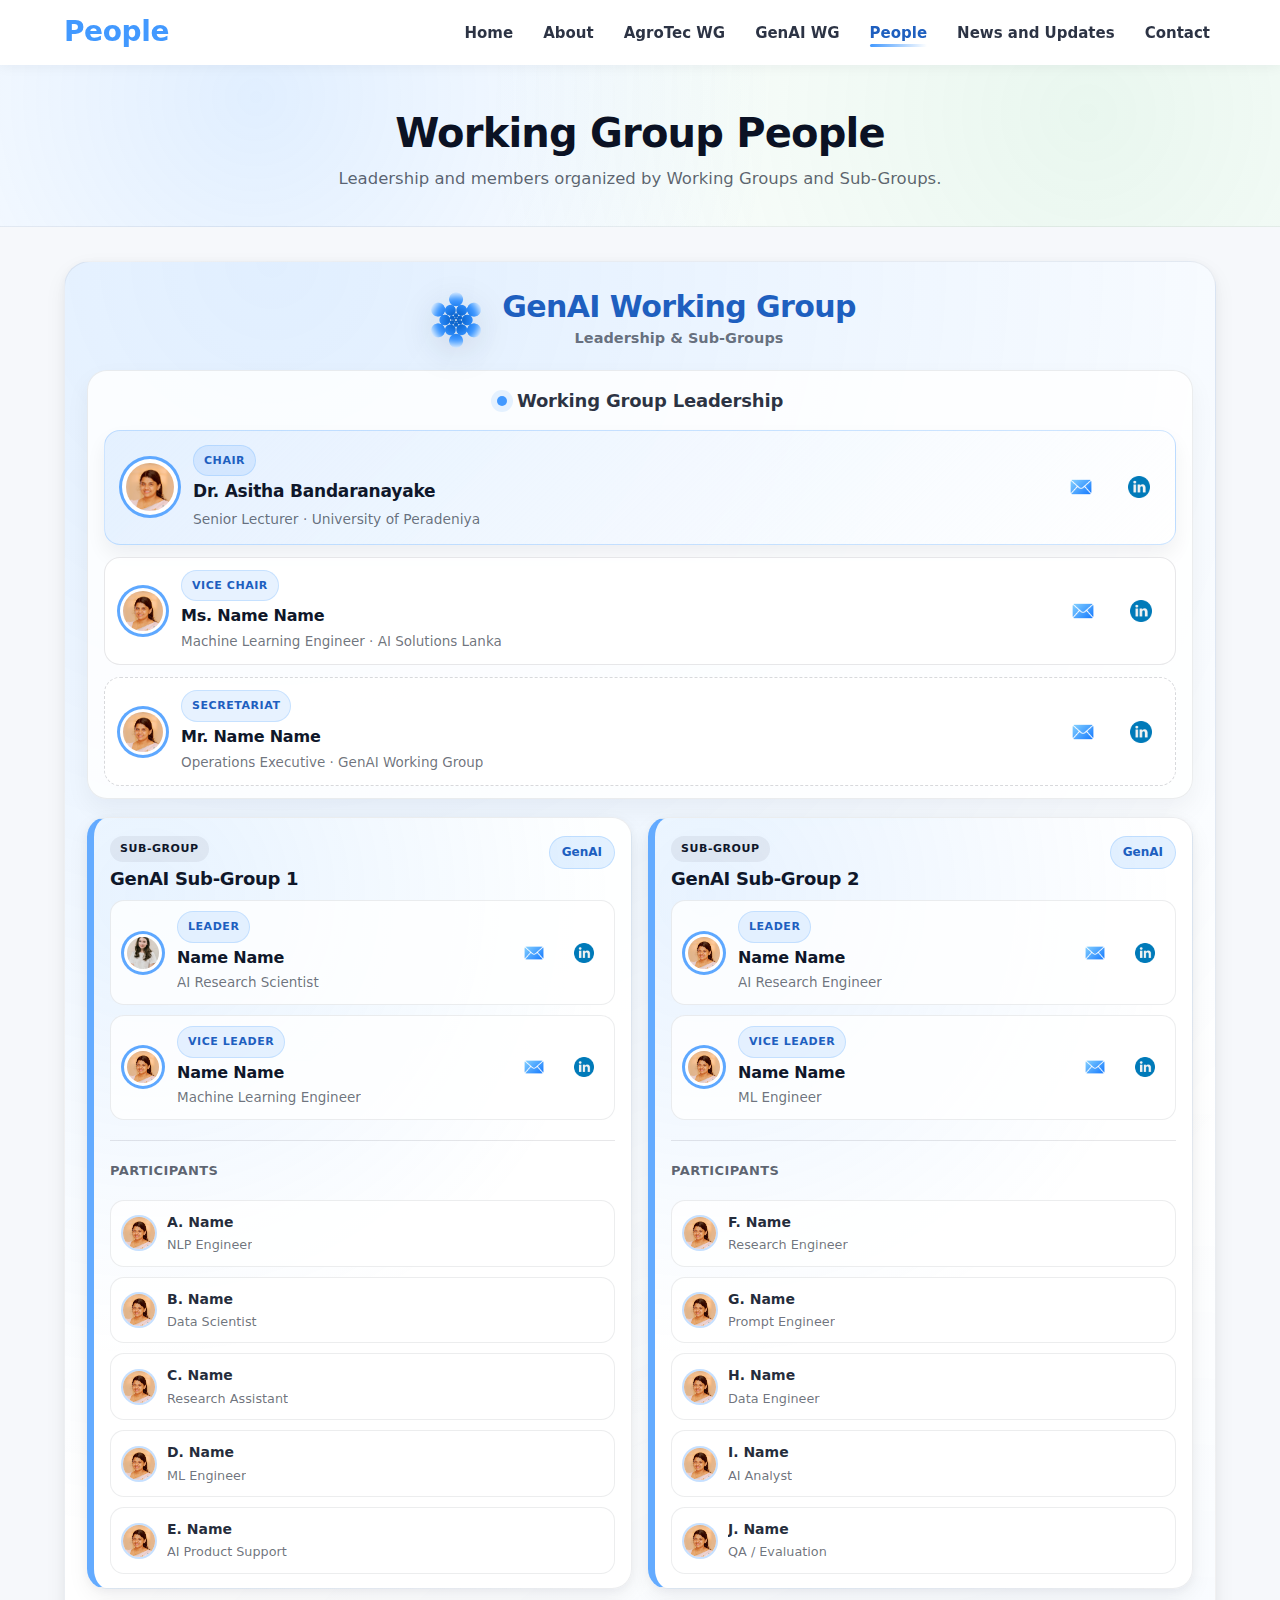
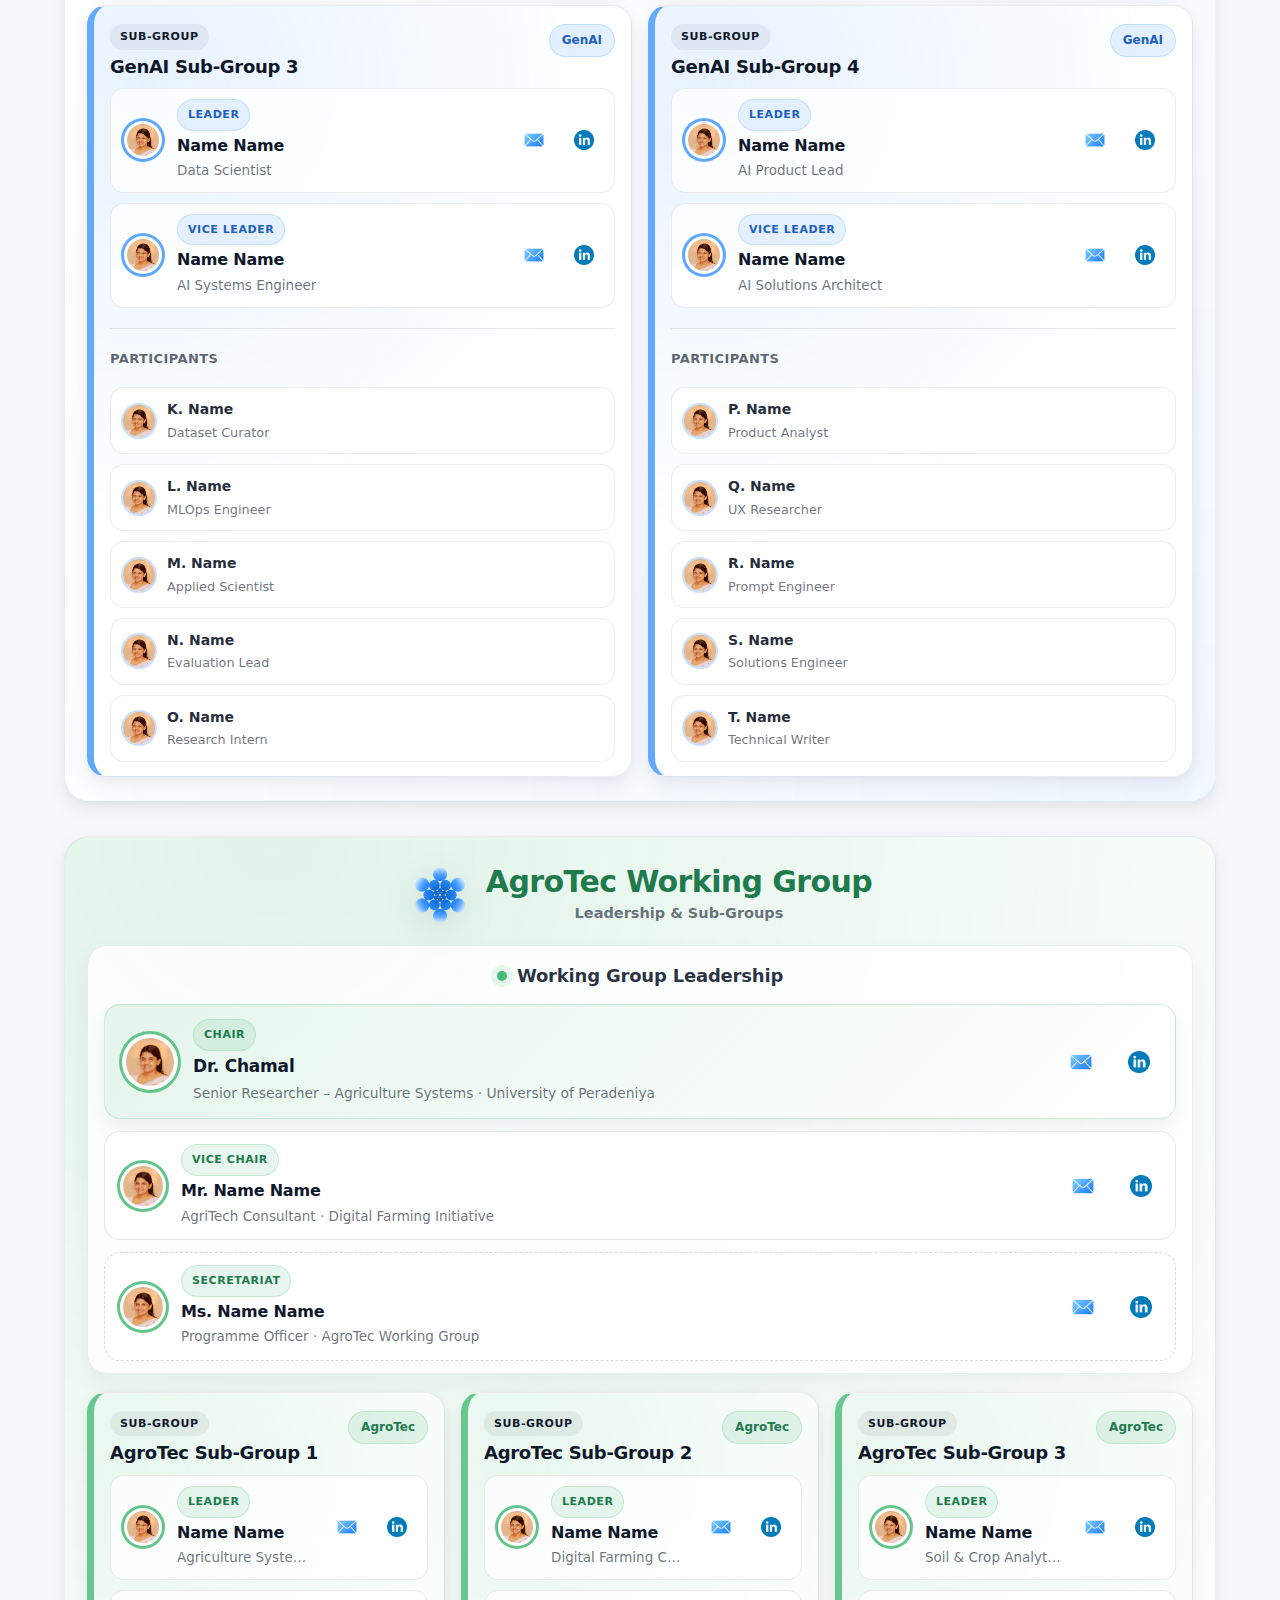
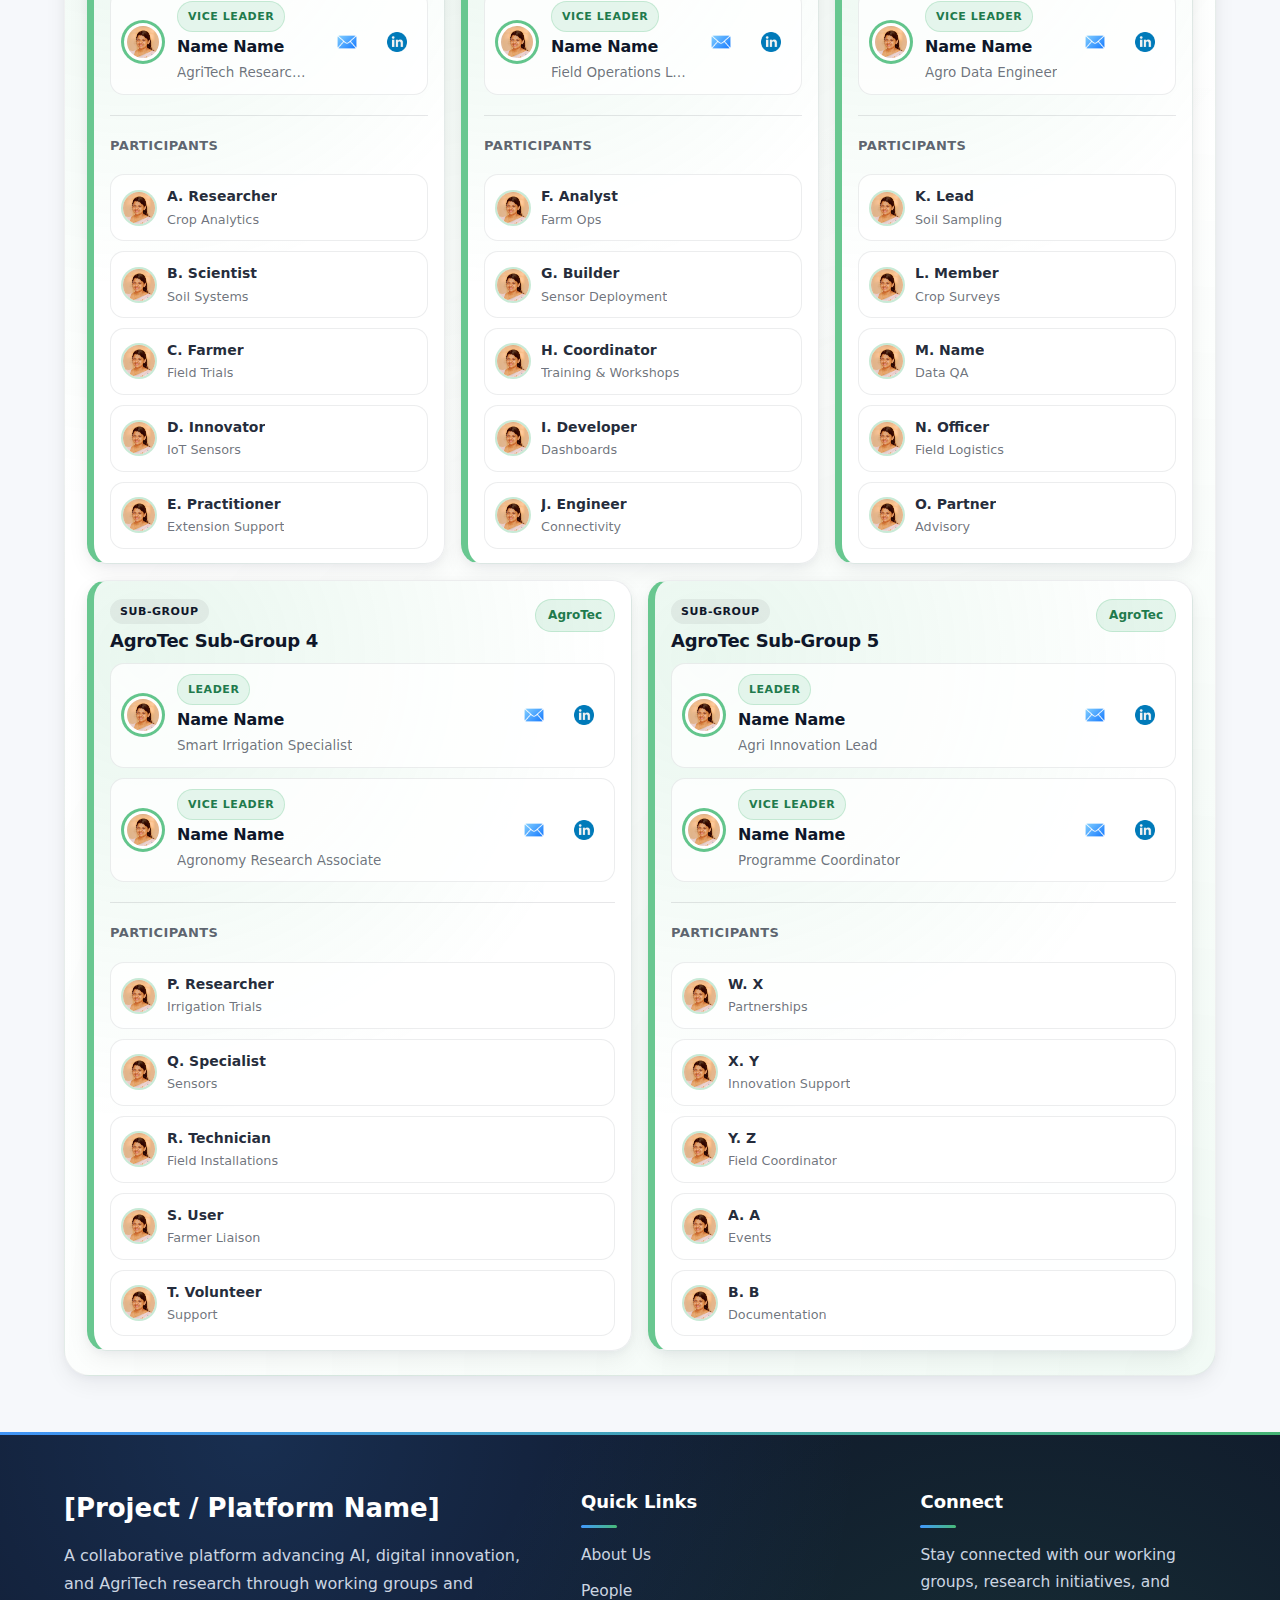
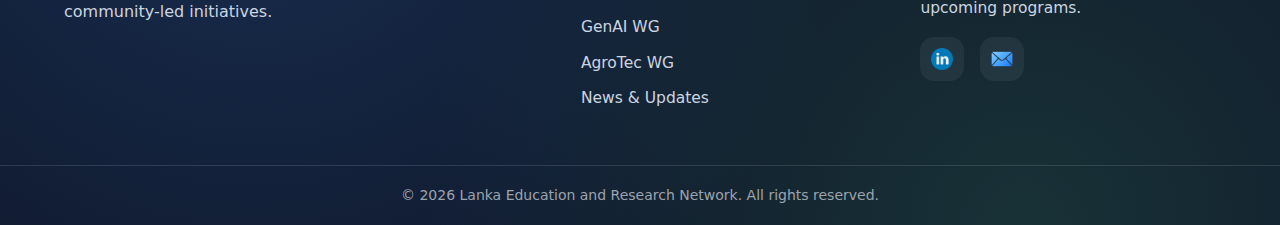
<file: People.html>
<!DOCTYPE html>
<html lang="en">
<head>
  <meta charset="UTF-8" />
  <meta name="viewport" content="width=device-width, initial-scale=1.0" />
  <title>People</title>
  <link rel="stylesheet" href="People.css" />
  <link rel="icon" href="test logo.png" type="image/x-icon" />
</head>
<body>

  <!-- NAVBAR -->
  <header class="navbar">
    <div class="container">
      <div class="logo"><h2>People</h2></div>

      <ul class="nav-menu">
        <li><a href="index.html">Home</a></li>
        <li><a href="About.html">About</a></li>
        <li><a href="AgroTec WG.html">AgroTec WG</a></li>
        <li><a href="GenAI WG.html">GenAI WG</a></li>
        <li><a href="People.html" class="active">People</a></li>
        <li><a href="News & Updates.html">News and Updates</a></li>
        <li><a href="Contact.html">Contact</a></li>
      </ul>

      <div class="hamburger" aria-label="Open menu" role="button" tabindex="0">
        <span></span><span></span><span></span>
      </div>
    </div>
  </header>

  <!-- HERO -->
  <section class="page-hero">
    <div class="hero-inner">
      <h1>Working Group People</h1>
      <p>Leadership and members organized by Working Groups and Sub-Groups.</p>
    </div>
  </section>

  <!-- CONTENT -->
  <main class="page-wrap">

    <!-- ====================== GenAI BLOCK ====================== -->
    <section class="wg-block wg-block--genai">

      <div class="wg-head">
        <div class="wg-head-top">
          <img src="test logo.png" alt="GenAI Working Group Logo" class="wg-logo" />
          <div class="wg-head-text">
            <h2 class="wg-title">GenAI Working Group</h2>
            <p class="wg-subtitle">Leadership & Sub-Groups</p>
          </div>
        </div>

        <!-- Leadership inside the WG block (CHAIR > VICE CHAIR > SECRETARIAT) -->
        <div class="leadership-card">
          <div class="leadership-title">
            <span class="dot dot--genai"></span>
            <h3>Working Group Leadership</h3>
          </div>

          <div class="leadership-grid">

            <!-- Chair (Highest priority) -->
            <div class="person-row person-row--chair person-row--genai">
              <div class="person-left">
                <img src="dr.jpg" alt="Chairperson" class="avatar avatar--lg" />
                <div class="person-info">
                  <span class="role-pill role-pill--genai">Chair</span>
                  <span class="person-name">Dr. Asitha Bandaranayake</span>
                  <span class="person-meta">Senior Lecturer · University of Peradeniya</span>
                </div>
              </div>
              <div class="person-actions">
                <button onclick="copyEmail('asitha@learn.ac.lk')" title="Copy Email">
                  <img src="mail.png" alt="Email" />
                </button>
                <a href="https://linkedin.com/in/USERNAME" target="_blank" title="LinkedIn">
                  <img src="linkedin.png" alt="LinkedIn" />
                </a>
              </div>
            </div>

            <!-- Vice Chair (Co-Chair) -->
            <div class="person-row person-row--vice person-row--genai">
              <div class="person-left">
                <img src="dr.jpg" alt="Vice Chair" class="avatar" />
                <div class="person-info">
                  <span class="role-pill role-pill--genai">Vice Chair</span>
                  <span class="person-name">Ms. Name Name</span>
                  <span class="person-meta">Machine Learning Engineer · AI Solutions Lanka</span>
                </div>
              </div>
              <div class="person-actions">
                <button onclick="copyEmail('genai-cochair@learn.ac.lk')" title="Copy Email">
                  <img src="mail.png" alt="Email" />
                </button>
                <a href="https://linkedin.com/in/USERNAME" target="_blank" title="LinkedIn">
                  <img src="linkedin.png" alt="LinkedIn" />
                </a>
              </div>
            </div>

            <!-- Secretariat -->
            <div class="person-row person-row--secretariat person-row--genai">
              <div class="person-left">
                <img src="dr.jpg" alt="Secretariat" class="avatar" />
                <div class="person-info">
                  <span class="role-pill role-pill--genai">Secretariat</span>
                  <span class="person-name">Mr. Name Name</span>
                  <span class="person-meta">Operations Executive · GenAI Working Group</span>
                </div>
              </div>
              <div class="person-actions">
                <button onclick="copyEmail('genai-secretariat@learn.ac.lk')" title="Copy Email">
                  <img src="mail.png" alt="Email" />
                </button>
                <a href="https://linkedin.com/in/USERNAME" target="_blank" title="LinkedIn">
                  <img src="linkedin.png" alt="LinkedIn" />
                </a>
              </div>
            </div>

          </div>
        </div>
      </div>

      <!-- SUBGROUPS GRID (GenAI = 4 -> balanced 2x2 via CSS) -->
      <div class="subgroup-grid subgroup-grid--genai">

        <!-- Subgroup 1 -->
        <article class="subgroup-card subgroup-card--genai">
          <header class="subgroup-top">
            <div>
              <span class="subgroup-pill">Sub-Group</span>
              <h3 class="subgroup-title">GenAI Sub-Group 1</h3>
            </div>
            <span class="wg-tag wg-tag--genai">GenAI</span>
          </header>

          <section class="subgroup-people">
            <div class="person-row person-row--compact person-row--genai">
              <div class="person-left">
                <img src="premium_photo-1690407617542-2f210cf20d7e.jfif" alt="Leader" class="avatar avatar--sm" />
                <div class="person-info">
                  <span class="role-pill role-pill--genai">Leader</span>
                  <span class="person-name">Name Name</span>
                  <span class="person-meta">AI Research Scientist</span>
                </div>
              </div>
              <div class="person-actions">
                <button onclick="copyEmail('leader@learn.ac.lk')" title="Copy Email"><img src="mail.png" alt="Email"></button>
                <a href="https://linkedin.com/in/USERNAME" target="_blank" title="LinkedIn"><img src="linkedin.png" alt="LinkedIn"></a>
              </div>
            </div>

            <div class="person-row person-row--compact person-row--genai">
              <div class="person-left">
                <img src="dr.jpg" alt="Vice Leader" class="avatar avatar--sm" />
                <div class="person-info">
                  <span class="role-pill role-pill--genai">Vice Leader</span>
                  <span class="person-name">Name Name</span>
                  <span class="person-meta">Machine Learning Engineer</span>
                </div>
              </div>
              <div class="person-actions">
                <button onclick="copyEmail('vice@learn.ac.lk')" title="Copy Email"><img src="mail.png" alt="Email"></button>
                <a href="https://linkedin.com/in/USERNAME" target="_blank" title="LinkedIn"><img src="linkedin.png" alt="LinkedIn"></a>
              </div>
            </div>

            <div class="divider"></div>

            <h4 class="mini-heading">Participants</h4>
            <ul class="participants">
              <li class="p-item">
                <img src="dr.jpg" alt="A. Name" class="p-photo">
                <div class="p-text">
                  <span class="p-name">A. Name</span><span class="p-role">NLP Engineer</span>
                </div>
              </li>
              <li class="p-item">
                <img src="dr.jpg" alt="B. Name" class="p-photo">
                <div class="p-text">
                  <span class="p-name">B. Name</span><span class="p-role">Data Scientist</span>
                </div>
              </li>
              <li class="p-item">
                <img src="dr.jpg" alt="C. Name" class="p-photo">
                <div class="p-text">
                  <span class="p-name">C. Name</span><span class="p-role">Research Assistant</span>
                </div>
              </li>
              <li class="p-item">
                <img src="dr.jpg" alt="D. Name" class="p-photo">
                <div class="p-text">
                  <span class="p-name">D. Name</span><span class="p-role">ML Engineer</span>
                </div>
              </li>
              <li class="p-item">
                <img src="dr.jpg" alt="E. Name" class="p-photo">
                <div class="p-text">
                  <span class="p-name">E. Name</span><span class="p-role">AI Product Support</span>
                </div>
              </li>
            </ul>
          </section>
        </article>

        <!-- Subgroup 2 -->
        <article class="subgroup-card subgroup-card--genai">
          <header class="subgroup-top">
            <div>
              <span class="subgroup-pill">Sub-Group</span>
              <h3 class="subgroup-title">GenAI Sub-Group 2</h3>
            </div>
            <span class="wg-tag wg-tag--genai">GenAI</span>
          </header>

          <section class="subgroup-people">
            <div class="person-row person-row--compact person-row--genai">
              <div class="person-left">
                <img src="dr.jpg" alt="Leader" class="avatar avatar--sm" />
                <div class="person-info">
                  <span class="role-pill role-pill--genai">Leader</span>
                  <span class="person-name">Name Name</span>
                  <span class="person-meta">AI Research Engineer</span>
                </div>
              </div>
              <div class="person-actions">
                <button onclick="copyEmail('leader2@learn.ac.lk')" title="Copy Email"><img src="mail.png" alt="Email"></button>
                <a href="https://linkedin.com/in/USERNAME" target="_blank" title="LinkedIn"><img src="linkedin.png" alt="LinkedIn"></a>
              </div>
            </div>

            <div class="person-row person-row--compact person-row--genai">
              <div class="person-left">
                <img src="dr.jpg" alt="Vice Leader" class="avatar avatar--sm" />
                <div class="person-info">
                  <span class="role-pill role-pill--genai">Vice Leader</span>
                  <span class="person-name">Name Name</span>
                  <span class="person-meta">ML Engineer</span>
                </div>
              </div>
              <div class="person-actions">
                <button onclick="copyEmail('vice2@learn.ac.lk')" title="Copy Email"><img src="mail.png" alt="Email"></button>
                <a href="https://linkedin.com/in/USERNAME" target="_blank" title="LinkedIn"><img src="linkedin.png" alt="LinkedIn"></a>
              </div>
            </div>

            <div class="divider"></div>

            <h4 class="mini-heading">Participants</h4>
            <ul class="participants">
              <li class="p-item"><img src="dr.jpg" alt="F. Name" class="p-photo"><div class="p-text"><span class="p-name">F. Name</span><span class="p-role">Research Engineer</span></div></li>
              <li class="p-item"><img src="dr.jpg" alt="G. Name" class="p-photo"><div class="p-text"><span class="p-name">G. Name</span><span class="p-role">Prompt Engineer</span></div></li>
              <li class="p-item"><img src="dr.jpg" alt="H. Name" class="p-photo"><div class="p-text"><span class="p-name">H. Name</span><span class="p-role">Data Engineer</span></div></li>
              <li class="p-item"><img src="dr.jpg" alt="I. Name" class="p-photo"><div class="p-text"><span class="p-name">I. Name</span><span class="p-role">AI Analyst</span></div></li>
              <li class="p-item"><img src="dr.jpg" alt="J. Name" class="p-photo"><div class="p-text"><span class="p-name">J. Name</span><span class="p-role">QA / Evaluation</span></div></li>
            </ul>
          </section>
        </article>

        <!-- Subgroup 3 -->
        <article class="subgroup-card subgroup-card--genai">
          <header class="subgroup-top">
            <div>
              <span class="subgroup-pill">Sub-Group</span>
              <h3 class="subgroup-title">GenAI Sub-Group 3</h3>
            </div>
            <span class="wg-tag wg-tag--genai">GenAI</span>
          </header>

          <section class="subgroup-people">
            <div class="person-row person-row--compact person-row--genai">
              <div class="person-left">
                <img src="dr.jpg" alt="Leader" class="avatar avatar--sm" />
                <div class="person-info">
                  <span class="role-pill role-pill--genai">Leader</span>
                  <span class="person-name">Name Name</span>
                  <span class="person-meta">Data Scientist</span>
                </div>
              </div>
              <div class="person-actions">
                <button onclick="copyEmail('leader3@learn.ac.lk')" title="Copy Email"><img src="mail.png" alt="Email"></button>
                <a href="https://linkedin.com/in/USERNAME" target="_blank" title="LinkedIn"><img src="linkedin.png" alt="LinkedIn"></a>
              </div>
            </div>

            <div class="person-row person-row--compact person-row--genai">
              <div class="person-left">
                <img src="dr.jpg" alt="Vice Leader" class="avatar avatar--sm" />
                <div class="person-info">
                  <span class="role-pill role-pill--genai">Vice Leader</span>
                  <span class="person-name">Name Name</span>
                  <span class="person-meta">AI Systems Engineer</span>
                </div>
              </div>
              <div class="person-actions">
                <button onclick="copyEmail('vice3@learn.ac.lk')" title="Copy Email"><img src="mail.png" alt="Email"></button>
                <a href="https://linkedin.com/in/USERNAME" target="_blank" title="LinkedIn"><img src="linkedin.png" alt="LinkedIn"></a>
              </div>
            </div>

            <div class="divider"></div>

            <h4 class="mini-heading">Participants</h4>
            <ul class="participants">
              <li class="p-item"><img src="dr.jpg" alt="K. Name" class="p-photo"><div class="p-text"><span class="p-name">K. Name</span><span class="p-role">Dataset Curator</span></div></li>
              <li class="p-item"><img src="dr.jpg" alt="L. Name" class="p-photo"><div class="p-text"><span class="p-name">L. Name</span><span class="p-role">MLOps Engineer</span></div></li>
              <li class="p-item"><img src="dr.jpg" alt="M. Name" class="p-photo"><div class="p-text"><span class="p-name">M. Name</span><span class="p-role">Applied Scientist</span></div></li>
              <li class="p-item"><img src="dr.jpg" alt="N. Name" class="p-photo"><div class="p-text"><span class="p-name">N. Name</span><span class="p-role">Evaluation Lead</span></div></li>
              <li class="p-item"><img src="dr.jpg" alt="O. Name" class="p-photo"><div class="p-text"><span class="p-name">O. Name</span><span class="p-role">Research Intern</span></div></li>
            </ul>
          </section>
        </article>

        <!-- Subgroup 4 -->
        <article class="subgroup-card subgroup-card--genai">
          <header class="subgroup-top">
            <div>
              <span class="subgroup-pill">Sub-Group</span>
              <h3 class="subgroup-title">GenAI Sub-Group 4</h3>
            </div>
            <span class="wg-tag wg-tag--genai">GenAI</span>
          </header>

          <section class="subgroup-people">
            <div class="person-row person-row--compact person-row--genai">
              <div class="person-left">
                <img src="dr.jpg" alt="Leader" class="avatar avatar--sm" />
                <div class="person-info">
                  <span class="role-pill role-pill--genai">Leader</span>
                  <span class="person-name">Name Name</span>
                  <span class="person-meta">AI Product Lead</span>
                </div>
              </div>
              <div class="person-actions">
                <button onclick="copyEmail('leader4@learn.ac.lk')" title="Copy Email"><img src="mail.png" alt="Email"></button>
                <a href="https://linkedin.com/in/USERNAME" target="_blank" title="LinkedIn"><img src="linkedin.png" alt="LinkedIn"></a>
              </div>
            </div>

            <div class="person-row person-row--compact person-row--genai">
              <div class="person-left">
                <img src="dr.jpg" alt="Vice Leader" class="avatar avatar--sm" />
                <div class="person-info">
                  <span class="role-pill role-pill--genai">Vice Leader</span>
                  <span class="person-name">Name Name</span>
                  <span class="person-meta">AI Solutions Architect</span>
                </div>
              </div>
              <div class="person-actions">
                <button onclick="copyEmail('vice4@learn.ac.lk')" title="Copy Email"><img src="mail.png" alt="Email"></button>
                <a href="https://linkedin.com/in/USERNAME" target="_blank" title="LinkedIn"><img src="linkedin.png" alt="LinkedIn"></a>
              </div>
            </div>

            <div class="divider"></div>

            <h4 class="mini-heading">Participants</h4>
            <ul class="participants">
              <li class="p-item"><img src="dr.jpg" alt="P. Name" class="p-photo"><div class="p-text"><span class="p-name">P. Name</span><span class="p-role">Product Analyst</span></div></li>
              <li class="p-item"><img src="dr.jpg" alt="Q. Name" class="p-photo"><div class="p-text"><span class="p-name">Q. Name</span><span class="p-role">UX Researcher</span></div></li>
              <li class="p-item"><img src="dr.jpg" alt="R. Name" class="p-photo"><div class="p-text"><span class="p-name">R. Name</span><span class="p-role">Prompt Engineer</span></div></li>
              <li class="p-item"><img src="dr.jpg" alt="S. Name" class="p-photo"><div class="p-text"><span class="p-name">S. Name</span><span class="p-role">Solutions Engineer</span></div></li>
              <li class="p-item"><img src="dr.jpg" alt="T. Name" class="p-photo"><div class="p-text"><span class="p-name">T. Name</span><span class="p-role">Technical Writer</span></div></li>
            </ul>
          </section>
        </article>

      </div>
    </section>


    <!-- ====================== AgroTec BLOCK ====================== -->
    <section class="wg-block wg-block--agrotec">

      <div class="wg-head">
        <div class="wg-head-top">
          <img src="test logo.png" alt="AgroTec Working Group Logo" class="wg-logo" />
          <div class="wg-head-text">
            <h2 class="wg-title">AgroTec Working Group</h2>
            <p class="wg-subtitle">Leadership & Sub-Groups</p>
          </div>
        </div>

        <div class="leadership-card">
          <div class="leadership-title">
            <span class="dot dot--agrotec"></span>
            <h3>Working Group Leadership</h3>
          </div>

          <div class="leadership-grid">

            <!-- Chair (Highest priority) -->
            <div class="person-row person-row--chair person-row--agrotec">
              <div class="person-left">
                <img src="dr.jpg" alt="Chairperson" class="avatar avatar--lg" />
                <div class="person-info">
                  <span class="role-pill role-pill--agrotec">Chair</span>
                  <span class="person-name">Dr. Chamal</span>
                  <span class="person-meta">Senior Researcher – Agriculture Systems · University of Peradeniya</span>
                </div>
              </div>
              <div class="person-actions">
                <button onclick="copyEmail('greensilva@learn.ac.lk')" title="Copy Email"><img src="mail.png" alt="Email"></button>
                <a href="https://linkedin.com/in/USERNAME" target="_blank" title="LinkedIn"><img src="linkedin.png" alt="LinkedIn"></a>
              </div>
            </div>

            <!-- Vice Chair -->
            <div class="person-row person-row--vice person-row--agrotec">
              <div class="person-left">
                <img src="dr.jpg" alt="Vice Chair" class="avatar" />
                <div class="person-info">
                  <span class="role-pill role-pill--agrotec">Vice Chair</span>
                  <span class="person-name">Mr. Name Name</span>
                  <span class="person-meta">AgriTech Consultant · Digital Farming Initiative</span>
                </div>
              </div>
              <div class="person-actions">
                <button onclick="copyEmail('agrotec-cochair@learn.ac.lk')" title="Copy Email"><img src="mail.png" alt="Email"></button>
                <a href="https://linkedin.com/in/USERNAME" target="_blank" title="LinkedIn"><img src="linkedin.png" alt="LinkedIn"></a>
              </div>
            </div>

            <!-- Secretariat -->
            <div class="person-row person-row--secretariat person-row--agrotec">
              <div class="person-left">
                <img src="dr.jpg" alt="Secretariat" class="avatar" />
                <div class="person-info">
                  <span class="role-pill role-pill--agrotec">Secretariat</span>
                  <span class="person-name">Ms. Name Name</span>
                  <span class="person-meta">Programme Officer · AgroTec Working Group</span>
                </div>
              </div>
              <div class="person-actions">
                <button onclick="copyEmail('agrotec-secretariat@learn.ac.lk')" title="Copy Email"><img src="mail.png" alt="Email"></button>
                <a href="https://linkedin.com/in/USERNAME" target="_blank" title="LinkedIn"><img src="linkedin.png" alt="LinkedIn"></a>
              </div>
            </div>

          </div>
        </div>
      </div>

      <!-- SUBGROUPS GRID (AgroTec = 5 -> balanced 3 + 2 via CSS) -->
      <div class="subgroup-grid subgroup-grid--agrotec">

        <!-- Subgroup 1 -->
        <article class="subgroup-card subgroup-card--agrotec">
          <header class="subgroup-top">
            <div>
              <span class="subgroup-pill">Sub-Group</span>
              <h3 class="subgroup-title">AgroTec Sub-Group 1</h3>
            </div>
            <span class="wg-tag wg-tag--agrotec">AgroTec</span>
          </header>

          <section class="subgroup-people">
            <div class="person-row person-row--compact person-row--agrotec">
              <div class="person-left">
                <img src="dr.jpg" alt="Leader" class="avatar avatar--sm" />
                <div class="person-info">
                  <span class="role-pill role-pill--agrotec">Leader</span>
                  <span class="person-name">Name Name</span>
                  <span class="person-meta">Agriculture Systems Specialist</span>
                </div>
              </div>
              <div class="person-actions">
                <button onclick="copyEmail('agrotec-leader1@learn.ac.lk')" title="Copy Email"><img src="mail.png" alt="Email"></button>
                <a href="https://linkedin.com/in/USERNAME" target="_blank" title="LinkedIn"><img src="linkedin.png" alt="LinkedIn"></a>
              </div>
            </div>

            <div class="person-row person-row--compact person-row--agrotec">
              <div class="person-left">
                <img src="dr.jpg" alt="Vice Leader" class="avatar avatar--sm" />
                <div class="person-info">
                  <span class="role-pill role-pill--agrotec">Vice Leader</span>
                  <span class="person-name">Name Name</span>
                  <span class="person-meta">AgriTech Researcher</span>
                </div>
              </div>
              <div class="person-actions">
                <button onclick="copyEmail('agrotec-vice1@learn.ac.lk')" title="Copy Email"><img src="mail.png" alt="Email"></button>
                <a href="https://linkedin.com/in/USERNAME" target="_blank" title="LinkedIn"><img src="linkedin.png" alt="LinkedIn"></a>
              </div>
            </div>

            <div class="divider"></div>
            <h4 class="mini-heading">Participants</h4>
            <ul class="participants">
              <li class="p-item"><img src="dr.jpg" alt="A. Researcher" class="p-photo"><div class="p-text"><span class="p-name">A. Researcher</span><span class="p-role">Crop Analytics</span></div></li>
              <li class="p-item"><img src="dr.jpg" alt="B. Scientist" class="p-photo"><div class="p-text"><span class="p-name">B. Scientist</span><span class="p-role">Soil Systems</span></div></li>
              <li class="p-item"><img src="dr.jpg" alt="C. Farmer" class="p-photo"><div class="p-text"><span class="p-name">C. Farmer</span><span class="p-role">Field Trials</span></div></li>
              <li class="p-item"><img src="dr.jpg" alt="D. Innovator" class="p-photo"><div class="p-text"><span class="p-name">D. Innovator</span><span class="p-role">IoT Sensors</span></div></li>
              <li class="p-item"><img src="dr.jpg" alt="E. Practitioner" class="p-photo"><div class="p-text"><span class="p-name">E. Practitioner</span><span class="p-role">Extension Support</span></div></li>
            </ul>
          </section>
        </article>

        <!-- Subgroup 2 -->
        <article class="subgroup-card subgroup-card--agrotec">
          <header class="subgroup-top">
            <div>
              <span class="subgroup-pill">Sub-Group</span>
              <h3 class="subgroup-title">AgroTec Sub-Group 2</h3>
            </div>
            <span class="wg-tag wg-tag--agrotec">AgroTec</span>
          </header>

          <section class="subgroup-people">
            <div class="person-row person-row--compact person-row--agrotec">
              <div class="person-left">
                <img src="dr.jpg" alt="Leader" class="avatar avatar--sm" />
                <div class="person-info">
                  <span class="role-pill role-pill--agrotec">Leader</span>
                  <span class="person-name">Name Name</span>
                  <span class="person-meta">Digital Farming Consultant</span>
                </div>
              </div>
              <div class="person-actions">
                <button onclick="copyEmail('agrotec-leader2@learn.ac.lk')" title="Copy Email"><img src="mail.png" alt="Email"></button>
                <a href="https://linkedin.com/in/USERNAME" target="_blank" title="LinkedIn"><img src="linkedin.png" alt="LinkedIn"></a>
              </div>
            </div>

            <div class="person-row person-row--compact person-row--agrotec">
              <div class="person-left">
                <img src="dr.jpg" alt="Vice Leader" class="avatar avatar--sm" />
                <div class="person-info">
                  <span class="role-pill role-pill--agrotec">Vice Leader</span>
                  <span class="person-name">Name Name</span>
                  <span class="person-meta">Field Operations Lead</span>
                </div>
              </div>
              <div class="person-actions">
                <button onclick="copyEmail('agrotec-vice2@learn.ac.lk')" title="Copy Email"><img src="mail.png" alt="Email"></button>
                <a href="https://linkedin.com/in/USERNAME" target="_blank" title="LinkedIn"><img src="linkedin.png" alt="LinkedIn"></a>
              </div>
            </div>

            <div class="divider"></div>
            <h4 class="mini-heading">Participants</h4>
            <ul class="participants">
              <li class="p-item"><img src="dr.jpg" alt="F. Analyst" class="p-photo"><div class="p-text"><span class="p-name">F. Analyst</span><span class="p-role">Farm Ops</span></div></li>
              <li class="p-item"><img src="dr.jpg" alt="G. Builder" class="p-photo"><div class="p-text"><span class="p-name">G. Builder</span><span class="p-role">Sensor Deployment</span></div></li>
              <li class="p-item"><img src="dr.jpg" alt="H. Coordinator" class="p-photo"><div class="p-text"><span class="p-name">H. Coordinator</span><span class="p-role">Training & Workshops</span></div></li>
              <li class="p-item"><img src="dr.jpg" alt="I. Developer" class="p-photo"><div class="p-text"><span class="p-name">I. Developer</span><span class="p-role">Dashboards</span></div></li>
              <li class="p-item"><img src="dr.jpg" alt="J. Engineer" class="p-photo"><div class="p-text"><span class="p-name">J. Engineer</span><span class="p-role">Connectivity</span></div></li>
            </ul>
          </section>
        </article>

        <!-- Subgroup 3 -->
        <article class="subgroup-card subgroup-card--agrotec">
          <header class="subgroup-top">
            <div>
              <span class="subgroup-pill">Sub-Group</span>
              <h3 class="subgroup-title">AgroTec Sub-Group 3</h3>
            </div>
            <span class="wg-tag wg-tag--agrotec">AgroTec</span>
          </header>

          <section class="subgroup-people">
            <div class="person-row person-row--compact person-row--agrotec">
              <div class="person-left">
                <img src="dr.jpg" alt="Leader" class="avatar avatar--sm" />
                <div class="person-info">
                  <span class="role-pill role-pill--agrotec">Leader</span>
                  <span class="person-name">Name Name</span>
                  <span class="person-meta">Soil & Crop Analytics Lead</span>
                </div>
              </div>
              <div class="person-actions">
                <button onclick="copyEmail('agrotec-leader3@learn.ac.lk')" title="Copy Email"><img src="mail.png" alt="Email"></button>
                <a href="https://linkedin.com/in/USERNAME" target="_blank" title="LinkedIn"><img src="linkedin.png" alt="LinkedIn"></a>
              </div>
            </div>

            <div class="person-row person-row--compact person-row--agrotec">
              <div class="person-left">
                <img src="dr.jpg" alt="Vice Leader" class="avatar avatar--sm" />
                <div class="person-info">
                  <span class="role-pill role-pill--agrotec">Vice Leader</span>
                  <span class="person-name">Name Name</span>
                  <span class="person-meta">Agro Data Engineer</span>
                </div>
              </div>
              <div class="person-actions">
                <button onclick="copyEmail('agrotec-vice3@learn.ac.lk')" title="Copy Email"><img src="mail.png" alt="Email"></button>
                <a href="https://linkedin.com/in/USERNAME" target="_blank" title="LinkedIn"><img src="linkedin.png" alt="LinkedIn"></a>
              </div>
            </div>

            <div class="divider"></div>
            <h4 class="mini-heading">Participants</h4>
            <ul class="participants">
              <li class="p-item"><img src="dr.jpg" alt="K. Lead" class="p-photo"><div class="p-text"><span class="p-name">K. Lead</span><span class="p-role">Soil Sampling</span></div></li>
              <li class="p-item"><img src="dr.jpg" alt="L. Member" class="p-photo"><div class="p-text"><span class="p-name">L. Member</span><span class="p-role">Crop Surveys</span></div></li>
              <li class="p-item"><img src="dr.jpg" alt="M. Name" class="p-photo"><div class="p-text"><span class="p-name">M. Name</span><span class="p-role">Data QA</span></div></li>
              <li class="p-item"><img src="dr.jpg" alt="N. Officer" class="p-photo"><div class="p-text"><span class="p-name">N. Officer</span><span class="p-role">Field Logistics</span></div></li>
              <li class="p-item"><img src="dr.jpg" alt="O. Partner" class="p-photo"><div class="p-text"><span class="p-name">O. Partner</span><span class="p-role">Advisory</span></div></li>
            </ul>
          </section>
        </article>

        <!-- Subgroup 4 -->
        <article class="subgroup-card subgroup-card--agrotec">
          <header class="subgroup-top">
            <div>
              <span class="subgroup-pill">Sub-Group</span>
              <h3 class="subgroup-title">AgroTec Sub-Group 4</h3>
            </div>
            <span class="wg-tag wg-tag--agrotec">AgroTec</span>
          </header>

          <section class="subgroup-people">
            <div class="person-row person-row--compact person-row--agrotec">
              <div class="person-left">
                <img src="dr.jpg" alt="Leader" class="avatar avatar--sm" />
                <div class="person-info">
                  <span class="role-pill role-pill--agrotec">Leader</span>
                  <span class="person-name">Name Name</span>
                  <span class="person-meta">Smart Irrigation Specialist</span>
                </div>
              </div>
              <div class="person-actions">
                <button onclick="copyEmail('agrotec-leader4@learn.ac.lk')" title="Copy Email"><img src="mail.png" alt="Email"></button>
                <a href="https://linkedin.com/in/USERNAME" target="_blank" title="LinkedIn"><img src="linkedin.png" alt="LinkedIn"></a>
              </div>
            </div>

            <div class="person-row person-row--compact person-row--agrotec">
              <div class="person-left">
                <img src="dr.jpg" alt="Vice Leader" class="avatar avatar--sm" />
                <div class="person-info">
                  <span class="role-pill role-pill--agrotec">Vice Leader</span>
                  <span class="person-name">Name Name</span>
                  <span class="person-meta">Agronomy Research Associate</span>
                </div>
              </div>
              <div class="person-actions">
                <button onclick="copyEmail('agrotec-vice4@learn.ac.lk')" title="Copy Email"><img src="mail.png" alt="Email"></button>
                <a href="https://linkedin.com/in/USERNAME" target="_blank" title="LinkedIn"><img src="linkedin.png" alt="LinkedIn"></a>
              </div>
            </div>

            <div class="divider"></div>
            <h4 class="mini-heading">Participants</h4>
            <ul class="participants">
              <li class="p-item"><img src="dr.jpg" alt="P. Researcher" class="p-photo"><div class="p-text"><span class="p-name">P. Researcher</span><span class="p-role">Irrigation Trials</span></div></li>
              <li class="p-item"><img src="dr.jpg" alt="Q. Specialist" class="p-photo"><div class="p-text"><span class="p-name">Q. Specialist</span><span class="p-role">Sensors</span></div></li>
              <li class="p-item"><img src="dr.jpg" alt="R. Technician" class="p-photo"><div class="p-text"><span class="p-name">R. Technician</span><span class="p-role">Field Installations</span></div></li>
              <li class="p-item"><img src="dr.jpg" alt="S. User" class="p-photo"><div class="p-text"><span class="p-name">S. User</span><span class="p-role">Farmer Liaison</span></div></li>
              <li class="p-item"><img src="dr.jpg" alt="T. Volunteer" class="p-photo"><div class="p-text"><span class="p-name">T. Volunteer</span><span class="p-role">Support</span></div></li>
            </ul>
          </section>
        </article>

        <!-- Subgroup 5 -->
        <article class="subgroup-card subgroup-card--agrotec">
          <header class="subgroup-top">
            <div>
              <span class="subgroup-pill">Sub-Group</span>
              <h3 class="subgroup-title">AgroTec Sub-Group 5</h3>
            </div>
            <span class="wg-tag wg-tag--agrotec">AgroTec</span>
          </header>

          <section class="subgroup-people">
            <div class="person-row person-row--compact person-row--agrotec">
              <div class="person-left">
                <img src="dr.jpg" alt="Leader" class="avatar avatar--sm" />
                <div class="person-info">
                  <span class="role-pill role-pill--agrotec">Leader</span>
                  <span class="person-name">Name Name</span>
                  <span class="person-meta">Agri Innovation Lead</span>
                </div>
              </div>
              <div class="person-actions">
                <button onclick="copyEmail('agrotec-leader5@learn.ac.lk')" title="Copy Email"><img src="mail.png" alt="Email"></button>
                <a href="https://linkedin.com/in/USERNAME" target="_blank" title="LinkedIn"><img src="linkedin.png" alt="LinkedIn"></a>
              </div>
            </div>

            <div class="person-row person-row--compact person-row--agrotec">
              <div class="person-left">
                <img src="dr.jpg" alt="Vice Leader" class="avatar avatar--sm" />
                <div class="person-info">
                  <span class="role-pill role-pill--agrotec">Vice Leader</span>
                  <span class="person-name">Name Name</span>
                  <span class="person-meta">Programme Coordinator</span>
                </div>
              </div>
              <div class="person-actions">
                <button onclick="copyEmail('agrotec-vice5@learn.ac.lk')" title="Copy Email"><img src="mail.png" alt="Email"></button>
                <a href="https://linkedin.com/in/USERNAME" target="_blank" title="LinkedIn"><img src="linkedin.png" alt="LinkedIn"></a>
              </div>
            </div>

            <div class="divider"></div>
            <h4 class="mini-heading">Participants</h4>
            <ul class="participants">
              <li class="p-item"><img src="dr.jpg" alt="W. X" class="p-photo"><div class="p-text"><span class="p-name">W. X</span><span class="p-role">Partnerships</span></div></li>
              <li class="p-item"><img src="dr.jpg" alt="X. Y" class="p-photo"><div class="p-text"><span class="p-name">X. Y</span><span class="p-role">Innovation Support</span></div></li>
              <li class="p-item"><img src="dr.jpg" alt="Y. Z" class="p-photo"><div class="p-text"><span class="p-name">Y. Z</span><span class="p-role">Field Coordinator</span></div></li>
              <li class="p-item"><img src="dr.jpg" alt="A. A" class="p-photo"><div class="p-text"><span class="p-name">A. A</span><span class="p-role">Events</span></div></li>
              <li class="p-item"><img src="dr.jpg" alt="B. B" class="p-photo"><div class="p-text"><span class="p-name">B. B</span><span class="p-role">Documentation</span></div></li>
            </ul>
          </section>
        </article>

      </div>
    </section>

  </main>

  <!-- FOOTER -->
  <footer class="site-footer site-footer--premium">
    <div class="footer-glow"></div>

    <div class="footer-container">
      <div class="footer-brand">
        <h3>[Project / Platform Name]</h3>
        <p>
          A collaborative platform advancing AI, digital innovation,
          and AgriTech research through working groups and community-led initiatives.
        </p>
      </div>

      <div class="footer-links">
        <h4>Quick Links</h4>
        <ul>
          <li><a href="About.html">About Us</a></li>
          <li><a href="People.html">People</a></li>
          <li><a href="GenAI WG.html">GenAI WG</a></li>
          <li><a href="AgroTec WG.html">AgroTec WG</a></li>
          <li><a href="News & Updates.html">News & Updates</a></li>
        </ul>
      </div>

      <div class="footer-connect">
        <h4>Connect</h4>
        <p>Stay connected with our working groups, research initiatives, and upcoming programs.</p>
        <div class="footer-social">
          <a href="#" title="LinkedIn"><img src="linkedin.png" alt="LinkedIn"></a>
          <a href="#" title="Email"><img src="mail.png" alt="Email"></a>
        </div>
      </div>
    </div>

    <div class="footer-bottom">
      © 2026 Lanka Education and Research Network. All rights reserved.
    </div>
  </footer>

  <div id="copy-toast" class="copy-toast">Email copied to clipboard</div>

  <script src="script.js"></script>
</body>
</html>
</file>
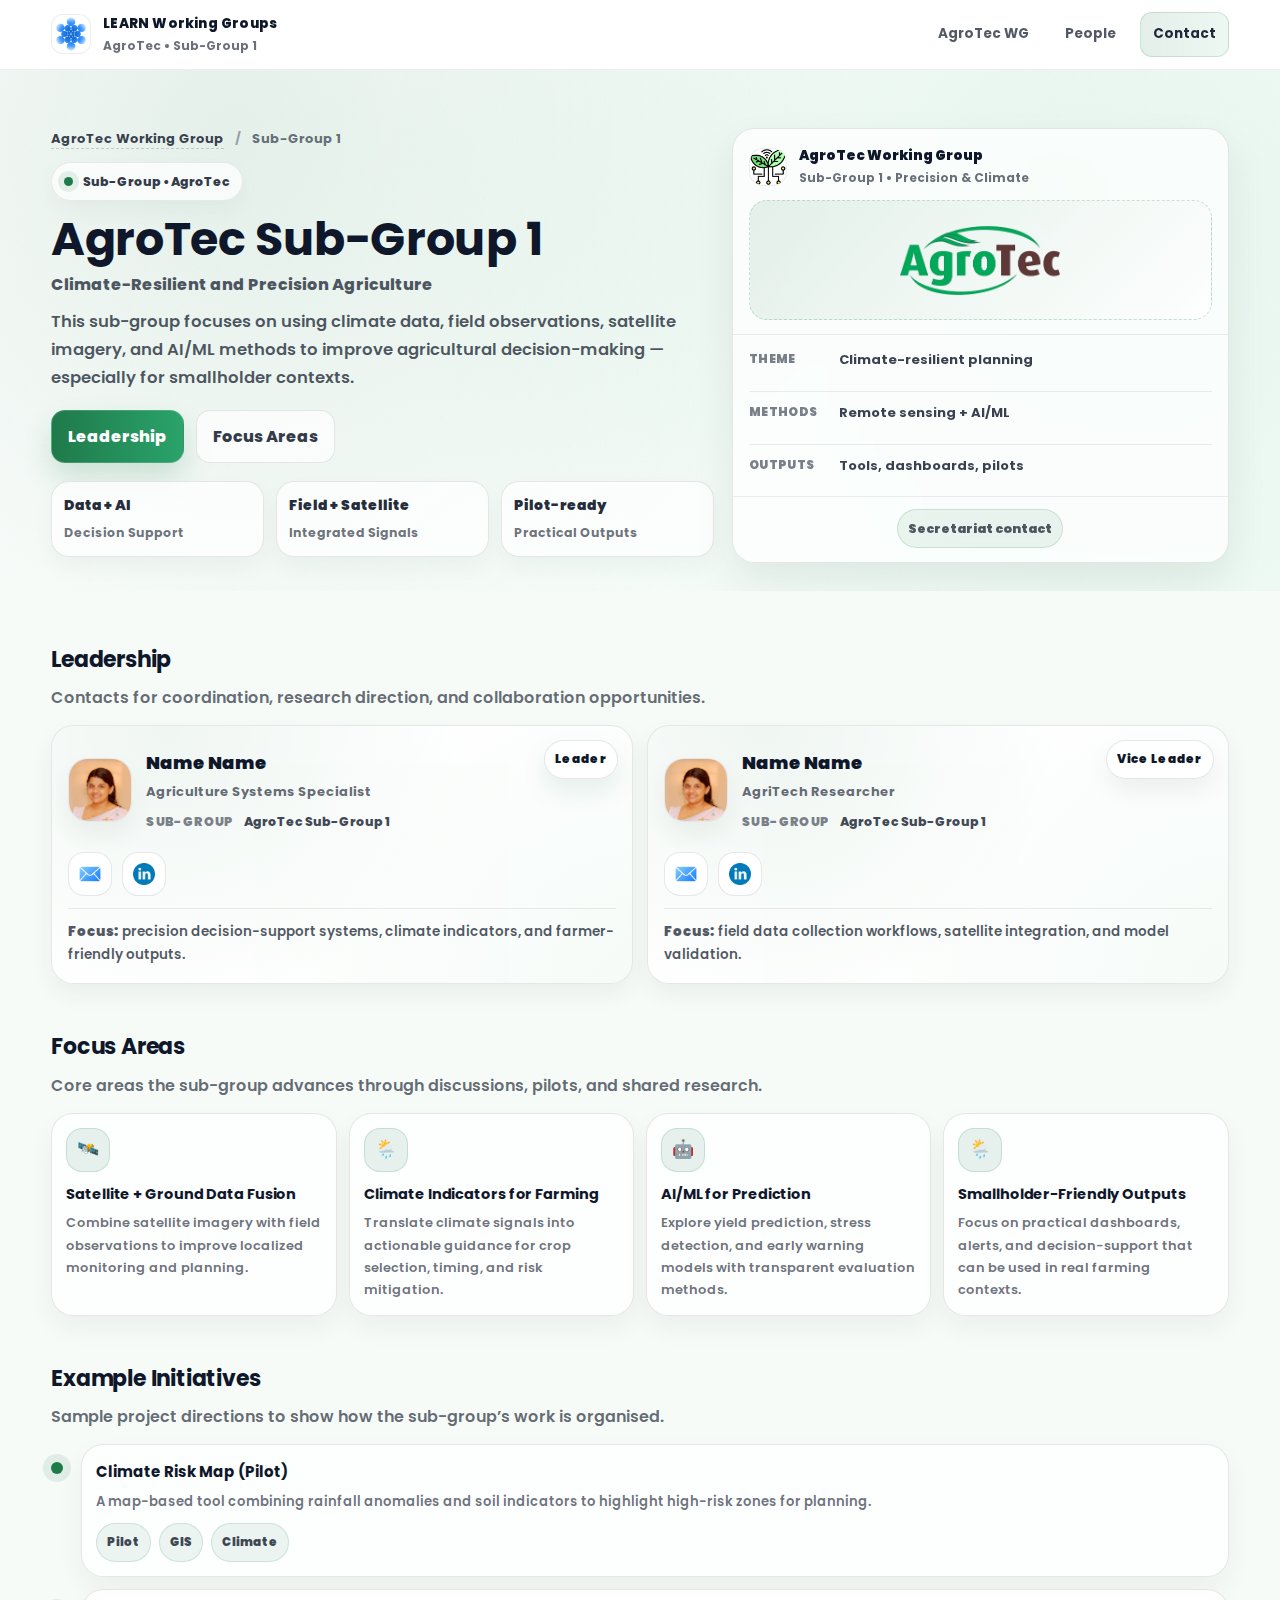
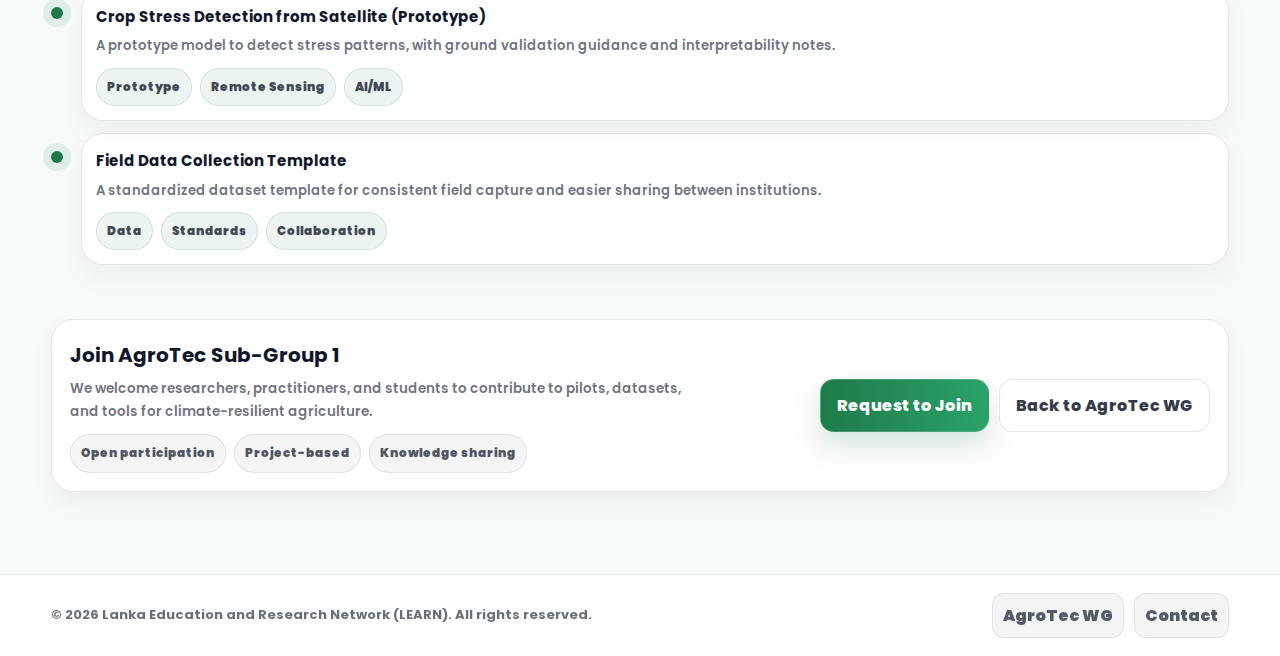
<file: Sub-Group 1.html>
<!DOCTYPE html>
<html lang="en">
<head>
  <meta charset="UTF-8" />
  <meta name="viewport" content="width=device-width, initial-scale=1.0" />
  <title>AgroTec Sub-Group 1 | LEARN Working Groups</title>

  <!-- Font -->
  <link rel="preconnect" href="https://fonts.googleapis.com">
  <link rel="preconnect" href="https://fonts.gstatic.com" crossorigin>
  <link href="https://fonts.googleapis.com/css2?family=Poppins:wght@300;400;500;600;700;800&display=swap" rel="stylesheet">

  <link rel="stylesheet" href="AgroTec-SG1.css" />
  <link rel="icon" href="test logo.png" type="image/x-icon" />
</head>
<body>

  <!-- Topbar -->
  <header class="topbar">
    <div class="wrap topbar-inner">
      <a class="brand" href="index.html">
        <img class="brand-mark" src="test logo.png" alt="LEARN Logo">
        <div class="brand-text">
          <span class="brand-title">LEARN Working Groups</span>
          <span class="brand-sub">AgroTec • Sub-Group 1</span>
        </div>
      </a>

      <nav class="topbar-nav">
        <a href="AgroTec WG.html">AgroTec WG</a>
        <a href="People.html">People</a>
        <a href="Contact.html" class="nav-cta">Contact</a>
      </nav>
    </div>
  </header>

  <!-- Hero -->
  <section class="hero">
    <div class="hero-bg"></div>
    <div class="hero-grain"></div>

    <div class="wrap hero-grid">
      <div class="hero-left">
        <div class="crumb">
          <a href="AgroTec WG.html">AgroTec Working Group</a>
          <span class="sep">/</span>
          <span>Sub-Group 1</span>
        </div>

        <div class="badge">
          <span class="badge-dot"></span>
          Sub-Group • AgroTec
        </div>

        <h1>AgroTec Sub-Group 1</h1>
        <p class="subhead">Climate-Resilient and Precision Agriculture</p>

        <p class="lead">
          This sub-group focuses on using climate data, field observations, satellite imagery, and AI/ML methods
          to improve agricultural decision-making — especially for smallholder contexts.
        </p>

        <div class="hero-actions">
          <a class="btn btn-primary" href="#leadership">Leadership</a>
          <a class="btn btn-ghost" href="#focus">Focus Areas</a>
        </div>

        <div class="mini-stats">
          <div class="stat">
            <div class="stat-val">Data + AI</div>
            <div class="stat-label">Decision Support</div>
          </div>
          <div class="stat">
            <div class="stat-val">Field + Satellite</div>
            <div class="stat-label">Integrated Signals</div>
          </div>
          <div class="stat">
            <div class="stat-val">Pilot-ready</div>
            <div class="stat-label">Practical Outputs</div>
          </div>
        </div>
      </div>

      <!-- Right floating card -->
      <aside class="hero-right">
        <div class="glass-card">
          <div class="glass-top">
            <div class="wg-chip">
              <img src="precision-agriculture.png" alt="AgroTec icon">
              <div>
                <strong>AgroTec Working Group</strong>
                <span>Sub-Group 1 • Precision & Climate</span>
              </div>
            </div>

            <div class="hero-logo-slot">
              <!-- Replace with your SG logo -->
              <img src="images-removebg-preview.png" alt="AgroTec Sub-Group 1 Logo">
            </div>
          </div>

          <div class="glass-body">
            <div class="info-line">
              <span class="k">Theme</span>
              <span class="v">Climate-resilient planning</span>
            </div>
            <div class="info-line">
              <span class="k">Methods</span>
              <span class="v">Remote sensing + AI/ML</span>
            </div>
            <div class="info-line">
              <span class="k">Outputs</span>
              <span class="v">Tools, dashboards, pilots</span>
            </div>
          </div>

          <div class="glass-bottom">
            
            <a class="link-soft" href="Contact.html">Secretariat contact</a>
          </div>
        </div>
      </aside>
    </div>
  </section>

  <!-- Main -->
  <main class="main">

    <!-- Leadership -->
    <section class="wrap section" id="leadership">
      <div class="section-head">
        <h2>Leadership</h2>
        <p>Contacts for coordination, research direction, and collaboration opportunities.</p>
      </div>

      <div class="profile-grid">

        <!-- Leader -->
        <article class="profile-card">
          <div class="role-pill role-leader">Leader</div>

          <div class="profile-top">
            <div class="avatar">
              <img src="dr.jpg" alt="Leader photo">
            </div>

            <div class="profile-meta">
              <h3>Name Name</h3>
              <p class="title">Agriculture Systems Specialist</p>

              <div class="meta-row">
                <span class="meta-label">Sub-Group</span>
                <span class="meta-value">AgroTec Sub-Group 1</span>
              </div>
            </div>
          </div>

          <div class="profile-actions">
            <button class="icon-btn" type="button" onclick="copyText('leader.sg1@learn.ac.lk')" title="Copy Email">
              <img src="mail.png" alt="Email">
            </button>

            <a class="icon-btn" href="https://linkedin.com/in/USERNAME" target="_blank" rel="noopener" title="LinkedIn">
              <img src="linkedin.png" alt="LinkedIn">
            </a>

          </div>

          <div class="profile-note">
            <strong>Focus:</strong> precision decision-support systems, climate indicators, and farmer-friendly outputs.
          </div>
        </article>

        <!-- Vice Leader -->
        <article class="profile-card">
          <div class="role-pill role-vice">Vice Leader</div>

          <div class="profile-top">
            <div class="avatar">
              <img src="dr.jpg" alt="Vice leader photo">
            </div>

            <div class="profile-meta">
              <h3>Name Name</h3>
              <p class="title">AgriTech Researcher</p>

              <div class="meta-row">
                <span class="meta-label">Sub-Group</span>
                <span class="meta-value">AgroTec Sub-Group 1</span>
              </div>
            </div>
          </div>

          <div class="profile-actions">
            <button class="icon-btn" type="button" onclick="copyText('vice.sg1@learn.ac.lk')" title="Copy Email">
              <img src="mail.png" alt="Email">
            </button>

            <a class="icon-btn" href="https://linkedin.com/in/USERNAME2" target="_blank" rel="noopener" title="LinkedIn">
              <img src="linkedin.png" alt="LinkedIn">
            </a>

            
          </div>

          <div class="profile-note">
            <strong>Focus:</strong> field data collection workflows, satellite integration, and model validation.
          </div>
        </article>

      </div>
    </section>

    <!-- Focus Areas -->
    <section class="wrap section" id="focus">
      <div class="section-head">
        <h2>Focus Areas</h2>
        <p>Core areas the sub-group advances through discussions, pilots, and shared research.</p>
      </div>

      <div class="work-grid">
        <article class="work-card">
          <div class="work-icon">🛰️</div>
          <h3>Satellite + Ground Data Fusion</h3>
          <p>
            Combine satellite imagery with field observations to improve localized monitoring and planning.
          </p>
        </article>

        <article class="work-card">
          <div class="work-icon">🌦️</div>
          <h3>Climate Indicators for Farming</h3>
          <p>
            Translate climate signals into actionable guidance for crop selection, timing, and risk mitigation.
          </p>
        </article>

        <article class="work-card">
          <div class="work-icon">🤖</div>
          <h3>AI/ML for Prediction</h3>
          <p>
            Explore yield prediction, stress detection, and early warning models with transparent evaluation methods.
          </p>
        </article>

        <article class="work-card">
          <div class="work-icon">🌦️</div>
          <h3>Smallholder-Friendly Outputs</h3>
          <p>
            Focus on practical dashboards, alerts, and decision-support that can be used in real farming contexts.
          </p>
        </article>
      </div>
    </section>

    <!-- Example Projects (fake content) -->
    <section class="wrap section">
      <div class="section-head">
        <h2>Example Initiatives</h2>
        <p>Sample project directions to show how the sub-group’s work is organised.</p>
      </div>

      <div class="timeline">
        <div class="t-item">
          <div class="t-dot"></div>
          <div class="t-card">
            <h4>Climate Risk Map (Pilot)</h4>
            <p>
              A map-based tool combining rainfall anomalies and soil indicators to highlight high-risk zones for planning.
            </p>
            <div class="t-meta">
              <span class="pill-mini">Pilot</span>
              <span class="pill-mini">GIS</span>
              <span class="pill-mini">Climate</span>
            </div>
          </div>
        </div>

        <div class="t-item">
          <div class="t-dot"></div>
          <div class="t-card">
            <h4>Crop Stress Detection from Satellite (Prototype)</h4>
            <p>
              A prototype model to detect stress patterns, with ground validation guidance and interpretability notes.
            </p>
            <div class="t-meta">
              <span class="pill-mini">Prototype</span>
              <span class="pill-mini">Remote Sensing</span>
              <span class="pill-mini">AI/ML</span>
            </div>
          </div>
        </div>

        <div class="t-item">
          <div class="t-dot"></div>
          <div class="t-card">
            <h4>Field Data Collection Template</h4>
            <p>
              A standardized dataset template for consistent field capture and easier sharing between institutions.
            </p>
            <div class="t-meta">
              <span class="pill-mini">Data</span>
              <span class="pill-mini">Standards</span>
              <span class="pill-mini">Collaboration</span>
            </div>
          </div>
        </div>
      </div>
    </section>

    <!-- Join CTA -->
    <section class="wrap section" id="join">
      <div class="join-banner">
        <div class="join-text">
          <h2>Join AgroTec Sub-Group 1</h2>
          <p>
            We welcome researchers, practitioners, and students to contribute to pilots, datasets, and tools for climate-resilient agriculture.
          </p>
          <div class="join-pills">
            <span class="pill-soft">Open participation</span>
            <span class="pill-soft">Project-based</span>
            <span class="pill-soft">Knowledge sharing</span>
          </div>
        </div>
        <div class="join-actions">
          <a class="btn btn-primary" href="Contact.html">Request to Join</a>
          <a class="btn btn-ghost" href="AgroTec WG.html">Back to AgroTec WG</a>
        </div>
      </div>
    </section>

  </main>

  <!-- Footer -->
  <footer class="mini-footer">
    <div class="wrap mini-footer-inner">
      <p>© 2026 Lanka Education and Research Network (LEARN). All rights reserved.</p>
      <div class="mini-links">
        <a href="AgroTec WG.html">AgroTec WG</a>
        <a href="Contact.html">Contact</a>
      </div>
    </div>
  </footer>

  <!-- Copy helper -->
  <script>
    function copyText(text){
      navigator.clipboard.writeText(text).then(() => {
        alert("Copied: " + text);
      }).catch(() => {
        alert("Copy failed. Please copy manually: " + text);
      });
    }
  </script>

</body>
</html>
</file>
<file: People.css>
/* =========================================================
   PEOPLE.CSS (FULL FILE) — for the NEW HTML you approved
   - Chair > Vice Chair > Secretariat hierarchy
   - Subgroups balanced: GenAI 2x2, AgroTec 3 + 2 (even spacing)
   - Participants have images
   - Stronger group identity (Blue vs Green)
========================================================= */

/* =========================
   RESET + BASE
========================= */
* { margin: 0; padding: 0; box-sizing: border-box; }

:root{
  --bg: #f6f8fb;
  --text: #0f172a;
  --muted: #475569;
  --card: #ffffff;
  --line: rgba(15, 23, 42, 0.10);

  --blue: #4299ff;
  --blue-dark: #1e5fbf;
  --blue-tint: rgba(66,153,255,0.10);

  --green: #48bb78;
  --green-dark: #1f7a4d;
  --green-tint: rgba(72,187,120,0.10);

  --shadow:
    0 12px 30px rgba(15,23,42,0.08),
    0 3px 10px rgba(15,23,42,0.05);

  --shadow-soft:
    0 8px 22px rgba(15,23,42,0.06),
    0 2px 8px rgba(15,23,42,0.04);

  --radius-xl: 26px;
  --radius-lg: 20px;
  --radius-md: 16px;
  --radius-sm: 14px;
}

body{
  font-family: "Poppins", system-ui, -apple-system, Segoe UI, Roboto, Arial, sans-serif;
  color: var(--text);
  background: var(--bg);
  line-height: 1.6;
  overflow-x: hidden;
}

img{ max-width: 100%; display: block; }
a{ color: inherit; text-decoration: none; }
ul{ list-style: none; }

.container{
  width: 90%;
  max-width: 1200px;
  margin: 0 auto;
}

/* =========================
   NAVBAR
========================= */
.navbar{
  background: #fff;
  position: sticky;
  top: 0;
  z-index: 1000;
  box-shadow: 0 2px 12px rgba(15,23,42,0.05);
}

.navbar .container{
  display: flex;
  align-items: center;
  justify-content: space-between;
  padding: 10px 0;
}

.logo h2{
  font-size: 28px;
  font-weight: 800;
  letter-spacing: -0.4px;
  color: var(--blue);
}

.nav-menu{
  display: flex;
  gap: 18px;
}

.nav-menu li{ margin: 0; }

.nav-menu a{
  font-weight: 600;
  font-size: 15px;
  color: rgba(15,23,42,0.88);
  position: relative;
  padding: 8px 6px;
  transition: color .25s ease;
}

.nav-menu a:hover,
.nav-menu a.active{
  color: var(--blue-dark);
}

.nav-menu a::after{
  content:"";
  position:absolute;
  left: 6px;
  bottom: 3px;
  height: 3px;
  width: calc(100% - 12px);
  border-radius: 999px;
  background: linear-gradient(90deg, var(--blue), transparent);
  transform: scaleX(0);
  transform-origin: left;
  transition: transform .3s ease;
}

.nav-menu a:hover::after,
.nav-menu a.active::after{
  transform: scaleX(1);
}

/* Hamburger */
.hamburger{
  display: none;
  flex-direction: column;
  gap: 6px;
  cursor: pointer;
}

.hamburger span{
  width: 26px;
  height: 3px;
  background: rgba(15,23,42,0.85);
  border-radius: 999px;
  transition: all .25s ease;
}

/* =========================
   HERO
========================= */
.page-hero{
  position: relative;
  overflow: hidden;
  padding: 46px 0 34px;
  background:
    radial-gradient(circle at 20% 20%, rgba(66,153,255,0.16), transparent 50%),
    radial-gradient(circle at 85% 30%, rgba(72,187,120,0.12), transparent 55%),
    #ffffff;
  border-bottom: 1px solid rgba(15,23,42,0.06);
}

.hero-inner{
  width: 90%;
  max-width: 1200px;
  margin: 0 auto;
  text-align: center;
}

.hero-inner h1{
  font-size: 40px;
  font-weight: 900;
  letter-spacing: -0.8px;
  line-height: 1.12;
  margin-bottom: 10px;
  color: #0b1224;
}

.hero-inner p{
  font-size: 16.5px;
  color: rgba(15,23,42,0.68);
  max-width: 60ch;
  margin: 0 auto;
}

/* =========================
   PAGE WRAP
========================= */
.page-wrap{
  width: 90%;
  max-width: 1200px;
  margin: 34px auto 56px;
  display: grid;
  gap: 34px;
}

/* =========================
   WG BLOCKS (GENAI / AGROTEC)
========================= */
.wg-block{
  border-radius: var(--radius-xl);
  box-shadow: var(--shadow-soft);
  padding: 26px 22px 24px;
  position: relative;
  overflow: hidden;
  border: 1px solid rgba(15,23,42,0.06);
}

.wg-block--genai{
  background:
    radial-gradient(circle at 18% 0%, rgba(66,153,255,0.16), transparent 55%),
    radial-gradient(circle at 95% 100%, rgba(66,153,255,0.08), transparent 55%),
    #ffffff;
}

.wg-block--agrotec{
  background:
    radial-gradient(circle at 18% 0%, rgba(72,187,120,0.16), transparent 55%),
    radial-gradient(circle at 95% 100%, rgba(72,187,120,0.08), transparent 55%),
    #ffffff;
}

.wg-head{
  display: grid;
  gap: 18px;
  margin-bottom: 18px;
}

.wg-head-top{
  display: flex;
  align-items: center;
  gap: 14px;
  justify-content: center;
  text-align: center;
}

.wg-logo{
  width: 64px;
  height: 64px;
  object-fit: contain;
  filter: drop-shadow(0 8px 16px rgba(15,23,42,0.12));
}

.wg-title{
  font-size: 30px;
  font-weight: 900;
  letter-spacing: -0.6px;
  line-height: 1.1;
}

.wg-block--genai .wg-title{ color: var(--blue-dark); }
.wg-block--agrotec .wg-title{ color: var(--green-dark); }

.wg-subtitle{
  font-size: 14.5px;
  font-weight: 600;
  color: rgba(15,23,42,0.62);
  margin-top: 4px;
}

/* =========================
   LEADERSHIP CARD
========================= */
.leadership-card{
  background: rgba(255,255,255,0.82);
  border: 1px solid rgba(15,23,42,0.08);
  border-radius: var(--radius-lg);
  box-shadow: 0 10px 24px rgba(15,23,42,0.05);
  padding: 16px 16px 12px;
}

.leadership-title{
  display: flex;
  align-items: center;
  gap: 10px;
  margin-bottom: 14px;
  justify-content: center;
}

.leadership-title h3{
  font-size: 18px;
  font-weight: 800;
  letter-spacing: -0.2px;
  color: rgba(15,23,42,0.88);
}

.dot{
  width: 10px;
  height: 10px;
  border-radius: 50%;
}

.dot--genai{ background: var(--blue); box-shadow: 0 0 0 6px rgba(66,153,255,0.12); }
.dot--agrotec{ background: var(--green); box-shadow: 0 0 0 6px rgba(72,187,120,0.12); }

.leadership-grid{
  display: grid;
  grid-template-columns: 1fr;
  gap: 12px;
}

/* =========================
   PERSON ROWS (reusable)
========================= */
.person-row{
  display: flex;
  align-items: center;
  justify-content: space-between;
  gap: 14px;
  padding: 12px 12px;
  border-radius: var(--radius-md);
  border: 1px solid rgba(15,23,42,0.08);
  background: rgba(255,255,255,0.88);
  transition: transform .25s ease, box-shadow .25s ease, border-color .25s ease;
}

.person-row:hover{
  transform: translateY(-2px);
  box-shadow: 0 14px 26px rgba(15,23,42,0.08);
}

.person-left{
  display: flex;
  align-items: center;
  gap: 12px;
  min-width: 0;
}

.person-info{
  display: grid;
  gap: 2px;
  min-width: 0;
}

.person-name{
  font-weight: 900;
  letter-spacing: -0.2px;
  font-size: 16px;
  white-space: nowrap;
  overflow: hidden;
  text-overflow: ellipsis;
  max-width: 58ch;
}

.person-meta{
  font-size: 13.5px;
  color: rgba(15,23,42,0.62);
  white-space: nowrap;
  overflow: hidden;
  text-overflow: ellipsis;
  max-width: 58ch;
}

.avatar{
  width: 52px;
  height: 52px;
  border-radius: 50%;
  object-fit: cover;
  flex-shrink: 0;
  background: #fff;
  padding: 3px;
}

.avatar--lg{
  width: 62px;
  height: 62px;
  padding: 4px;
}

.avatar--sm{
  width: 44px;
  height: 44px;
  padding: 3px;
}

/* Group rings */
.person-row--genai .avatar{ border: 3px solid rgba(66,153,255,0.85); }
.person-row--agrotec .avatar{ border: 3px solid rgba(72,187,120,0.85); }

/* Role pills */
.role-pill{
  display: inline-block;
  width: fit-content;
  font-size: 11px;
  font-weight: 900;
  letter-spacing: .55px;
  text-transform: uppercase;
  padding: 6px 10px;
  border-radius: 999px;
  border: 1px solid rgba(15,23,42,0.10);
}

.role-pill--genai{
  background: rgba(66,153,255,0.13);
  color: var(--blue-dark);
  border-color: rgba(66,153,255,0.20);
}

.role-pill--agrotec{
  background: rgba(72,187,120,0.13);
  color: var(--green-dark);
  border-color: rgba(72,187,120,0.22);
}

/* ACTION ICONS */
.person-actions{
  display: flex;
  align-items: center;
  gap: 14px;
  flex-shrink: 0;
}

.person-actions button,
.person-actions a{
  border: none;
  background: none;
  padding: 0;
  cursor: pointer;
  border-radius: 14px;
  width: 44px;
  height: 44px;
  display: grid;
  place-items: center;
  transition: transform .2s ease, background .2s ease;
}

.person-actions img{
  width: 22px;
  height: 22px;
  object-fit: contain;
  border: 0;
  outline: 0;
  box-shadow: none;
}

.person-actions button:hover,
.person-actions a:hover{
  transform: translateY(-1px) scale(1.05);
  background: rgba(15,23,42,0.04);
}

/* =========================
   HIERARCHY: Chair > Vice > Secretariat
========================= */

/* Chair row = highest importance */
.person-row--chair{
  padding: 14px 14px;
  border-width: 1px;
  box-shadow: 0 10px 20px rgba(15,23,42,0.06);
}

.person-row--chair .person-name{
  font-size: 17px;
}

.person-row--chair .person-meta{
  font-size: 13.8px;
}

.person-row--chair.person-row--genai{
  border-color: rgba(66,153,255,0.26);
  background:
    linear-gradient(135deg, rgba(66,153,255,0.12), rgba(255,255,255,0.92));
}

.person-row--chair.person-row--agrotec{
  border-color: rgba(72,187,120,0.26);
  background:
    linear-gradient(135deg, rgba(72,187,120,0.12), rgba(255,255,255,0.92));
}

/* Vice chair = medium */
.person-row--vice{
  border-color: rgba(15,23,42,0.10);
  background: rgba(255,255,255,0.86);
}

/* Secretariat = quiet */
.person-row--secretariat{
  background: rgba(255,255,255,0.80);
  border-style: dashed;
  border-color: rgba(15,23,42,0.16);
}

/* Compact rows inside subgroup cards */
.person-row--compact{
  padding: 10px 10px;
  border-radius: 14px;
  background: rgba(255,255,255,0.78);
}

.person-row--compact .person-actions{
  gap: 10px;
}

.person-row--compact .person-actions button,
.person-row--compact .person-actions a{
  width: 40px;
  height: 40px;
}

.person-row--compact .person-actions img{
  width: 20px;
  height: 20px;
}

/* =========================
   SUBGROUP GRID
========================= */
.subgroup-grid{
  display: grid;
  gap: 16px;
  margin-top: 16px;
}

/* Desktop balance rules */
@media (min-width: 1025px){
  /* GenAI: 4 cards = 2x2 */
  .subgroup-grid--genai{
    grid-template-columns: repeat(2, 1fr);
    align-items: stretch;
  }

  /* AgroTec: 5 cards -> 3 + 2 (balanced) */
  .subgroup-grid--agrotec{
    grid-template-columns: repeat(3, 1fr);
    align-items: stretch;
  }

  /* Make last two cards span wider so bottom row looks even */
  .subgroup-grid--agrotec > .subgroup-card:nth-child(4),
  .subgroup-grid--agrotec > .subgroup-card:nth-child(5){
    grid-column: span 1;
  }

  /* Create the “3 + 2 wide” look */
  .subgroup-grid--agrotec > .subgroup-card:nth-child(4){
    grid-column: 1 / span 2;   /* first of last two spans 2 columns */
  }
  .subgroup-grid--agrotec > .subgroup-card:nth-child(5){
    grid-column: 3 / span 1;   /* last stays one column */
  }
}

/* Tablet */
@media (min-width: 701px) and (max-width: 1024px){
  .subgroup-grid--genai,
  .subgroup-grid--agrotec{
    grid-template-columns: repeat(2, 1fr);
  }
}

/* Mobile */
@media (max-width: 700px){
  .subgroup-grid--genai,
  .subgroup-grid--agrotec{
    grid-template-columns: 1fr;
  }
}

.subgroup-card{
  border-radius: var(--radius-lg);
  background: rgba(255,255,255,0.90);
  border: 1px solid rgba(15,23,42,0.08);
  box-shadow: var(--shadow-soft);
  padding: 16px 16px 14px;
  overflow: hidden;
  position: relative;
  transition: transform .25s ease, box-shadow .25s ease;
}

.subgroup-card:hover{
  transform: translateY(-3px);
  box-shadow: var(--shadow);
}

/* Stronger group identity on card edge */
.subgroup-card--genai{
  border-left: 7px solid rgba(66,153,255,0.82);
  background:
    radial-gradient(circle at 10% 10%, rgba(66,153,255,0.12), transparent 55%),
    rgba(255,255,255,0.92);
}

.subgroup-card--agrotec{
  border-left: 7px solid rgba(72,187,120,0.82);
  background:
    radial-gradient(circle at 10% 10%, rgba(72,187,120,0.12), transparent 55%),
    rgba(255,255,255,0.92);
}

.subgroup-top{
  display: flex;
  align-items: flex-start;
  justify-content: space-between;
  gap: 12px;
  margin-bottom: 10px;
}

.subgroup-pill{
  display: inline-block;
  font-size: 11px;
  font-weight: 900;
  letter-spacing: .55px;
  text-transform: uppercase;
  padding: 4px 10px;
  border-radius: 999px;
  background: rgba(15,23,42,0.06);
  margin-bottom: 6px;
}

.subgroup-title{
  font-size: 18px;
  font-weight: 900;
  letter-spacing: -0.3px;
  line-height: 1.25;
}

.wg-tag{
  font-size: 12px;
  font-weight: 900;
  padding: 6px 12px;
  border-radius: 999px;
  border: 1px solid rgba(15,23,42,0.10);
  white-space: nowrap;
  height: fit-content;
  margin-top: 2px;
}

.wg-tag--genai{
  background: rgba(66,153,255,0.14);
  color: var(--blue-dark);
  border-color: rgba(66,153,255,0.22);
}

.wg-tag--agrotec{
  background: rgba(72,187,120,0.14);
  color: var(--green-dark);
  border-color: rgba(72,187,120,0.22);
}

.subgroup-people{
  display: grid;
  gap: 10px;
}

/* Divider + participants header */
.divider{
  height: 1px;
  background: rgba(15,23,42,0.10);
  margin: 10px 0 10px;
}

.mini-heading{
  font-size: 13px;
  font-weight: 900;
  letter-spacing: .4px;
  text-transform: uppercase;
  color: rgba(15,23,42,0.68);
  margin-bottom: 8px;
}

/* Participants list */
.participants{
  display: grid;
  gap: 10px;
}

/* Participant item with image */
.p-item{
  display: flex;
  align-items: center;
  gap: 10px;
  padding: 10px 10px;
  border-radius: 14px;
  border: 1px solid rgba(15,23,42,0.08);
  background: rgba(255,255,255,0.78);
}

.p-photo{
  width: 36px;
  height: 36px;
  border-radius: 50%;
  object-fit: cover;
  flex-shrink: 0;
  background: #fff;
  border: 2px solid rgba(15,23,42,0.08);
}

.subgroup-card--genai .p-photo{
  border-color: rgba(66,153,255,0.30);
}

.subgroup-card--agrotec .p-photo{
  border-color: rgba(72,187,120,0.30);
}

.p-text{
  display: grid;
  gap: 2px;
  min-width: 0;
}

.p-name{
  font-size: 14px;
  font-weight: 900;
  color: rgba(15,23,42,0.92);
  white-space: nowrap;
  overflow: hidden;
  text-overflow: ellipsis;
}

.p-role{
  font-size: 12.8px;
  color: rgba(15,23,42,0.62);
  white-space: nowrap;
  overflow: hidden;
  text-overflow: ellipsis;
}

/* =========================
   COPY EMAIL TOAST
========================= */
.copy-toast{
  position: fixed;
  bottom: 26px;
  left: 50%;
  transform: translateX(-50%) translateY(16px);
  background: rgba(15,23,42,0.92);
  color: #fff;
  padding: 12px 18px;
  border-radius: 999px;
  font-size: 14px;
  opacity: 0;
  pointer-events: none;
  transition: all .28s ease;
  box-shadow: 0 14px 30px rgba(0,0,0,0.22);
  z-index: 9999;
}

.copy-toast.show{
  opacity: 1;
  transform: translateX(-50%) translateY(0);
}

/* =========================
   PREMIUM FOOTER (same look)
========================= */
.site-footer{
  margin-top: 54px;
  width: 100%;
}

.site-footer.site-footer--premium{
  position: relative;
  background: #0f172a;
  color: #e5e7eb;
  overflow: hidden;
}

.site-footer.site-footer--premium::before{
  content:"";
  position:absolute;
  top:0; left:0;
  width:100%;
  height:3px;
  background: linear-gradient(90deg, var(--blue), var(--green));
  opacity: .95;
}

.footer-glow{
  position: absolute;
  inset: 0;
  background:
    radial-gradient(circle at 20% 0%, rgba(66,153,255,0.18), transparent 55%),
    radial-gradient(circle at 80% 100%, rgba(72,187,120,0.16), transparent 55%);
  pointer-events: none;
  z-index: 0;
}

.site-footer.site-footer--premium .footer-container{
  position: relative;
  z-index: 1;
  max-width: 1200px;
  margin: 0 auto;
  padding: 56px 24px 44px;
  display: grid;
  grid-template-columns: 1.6fr 1fr 1fr;
  gap: 44px;
}

.footer-brand h3{
  font-size: 26px;
  font-weight: 900;
  color: #fff;
  margin-bottom: 12px;
}

.footer-brand p{
  color: #cbd5e1;
  font-size: 16px;
  line-height: 1.75;
  max-width: 52ch;
}

.site-footer.site-footer--premium h4{
  font-size: 18px;
  font-weight: 900;
  color: #fff;
  margin-bottom: 14px;
  position: relative;
}

.site-footer.site-footer--premium h4::after{
  content:"";
  display:block;
  width: 36px;
  height: 3px;
  margin-top: 8px;
  border-radius: 999px;
  background: linear-gradient(90deg, var(--blue), var(--green));
}

.footer-links ul{ padding: 0; margin: 0; }
.footer-links li{ margin-bottom: 10px; }

.footer-links a{
  color: #cbd5e1;
  font-size: 15.5px;
  position: relative;
  transition: color .2s ease;
}

.footer-links a::after{
  content:"";
  position:absolute;
  left:0;
  bottom:-4px;
  width:100%;
  height:2px;
  border-radius: 999px;
  background: linear-gradient(90deg, var(--blue), var(--green));
  transform: scaleX(0);
  transform-origin: left;
  transition: transform .25s ease;
}

.footer-links a:hover{ color:#fff; }
.footer-links a:hover::after{ transform: scaleX(1); }

.footer-connect p{
  color: #cbd5e1;
  font-size: 15.5px;
  line-height: 1.7;
  margin-bottom: 16px;
}

.footer-social{
  display:flex;
  gap: 16px;
}

.footer-social a{
  width: 44px;
  height: 44px;
  border-radius: 14px;
  display:grid;
  place-items:center;
  background: rgba(255,255,255,0.06);
  transition: transform .2s ease, background .2s ease;
}

.footer-social img{
  width: 22px;
  height: 22px;
  object-fit: contain;
}

.footer-social a:hover{
  transform: translateY(-2px);
  background: rgba(255,255,255,0.12);
}

.footer-bottom{
  position: relative;
  z-index: 1;
  border-top: 1px solid rgba(255,255,255,0.12);
  text-align: center;
  padding: 18px 12px;
  font-size: 14px;
  color: #9ca3af;
}

/* =========================
   MOBILE NAV DRAWER
========================= */
@media (max-width: 768px){

  .hamburger{ display: flex; }

  .nav-menu{
    position: fixed;
    top: 0;
    right: -110%;
    height: 100vh;
    width: 280px;
    background: #fff;
    flex-direction: column;
    align-items: flex-start;
    padding: 84px 26px;
    gap: 16px;
    box-shadow: -10px 0 30px rgba(15,23,42,0.15);
    transition: right .3s ease;
    z-index: 2000;
  }

  .nav-menu.active{ right: 0; }

  .nav-menu a{
    font-size: 18px;
    font-weight: 800;
  }

  .hamburger.active span:nth-child(1){
    transform: rotate(45deg) translate(6px, 7px);
  }
  .hamburger.active span:nth-child(2){ opacity: 0; }
  .hamburger.active span:nth-child(3){
    transform: rotate(-45deg) translate(6px, -7px);
  }
}

/* =========================
   RESPONSIVE TYPO + SPACING
========================= */
@media (max-width: 900px){
  .site-footer.site-footer--premium .footer-container{
    grid-template-columns: 1fr;
    text-align: center;
    gap: 32px;
  }
  .site-footer.site-footer--premium h4::after{
    margin-left: auto;
    margin-right: auto;
  }
  .footer-social{ justify-content: center; }
}

@media (max-width: 700px){
  .hero-inner h1{ font-size: 30px; }
  .hero-inner p{ font-size: 15.5px; }

  .page-wrap{ width: 92%; margin-top: 22px; gap: 24px; }

  .wg-block{ padding: 18px 14px 16px; border-radius: 20px; }
  .wg-title{ font-size: 24px; }

  .leadership-card{ padding: 14px 12px 10px; }

  .person-row{
    flex-direction: column;
    align-items: flex-start;
    gap: 10px;
  }

  .person-actions{
    width: 100%;
    justify-content: flex-end;
  }

  .person-name, .person-meta{
    max-width: 100%;
  }

  /* subgroup card content */
  .subgroup-card{ padding: 14px 12px 12px; border-radius: 18px; }
  .subgroup-title{ font-size: 16.5px; }

  .p-item{ padding: 10px 10px; }
}

/* =========================
   REMOVE HOVER JUMP ON TOUCH
========================= */
@media (hover: none){
  .person-row:hover,
  .subgroup-card:hover,
  .person-actions button:hover,
  .person-actions a:hover{
    transform: none;
  }
}















/* =========================================================
   FIX: AgroTec Sub-Group 4 & 5 same size (desktop layout)
   Paste at the VERY END of your CSS
========================================================= */
@media (min-width: 1025px){

  /* Make AgroTec grid a 6-col system */
  .subgroup-grid--agrotec{
    grid-template-columns: repeat(6, 1fr) !important;
    align-items: stretch !important;
  }

  /* Default: first 3 cards -> 2 columns each (3 cards per row) */
  .subgroup-grid--agrotec > .subgroup-card{
    grid-column: span 2 !important;
  }

  /* Last two cards -> 3 columns each (2 equal cards on last row) */
  .subgroup-grid--agrotec > .subgroup-card:nth-child(4),
  .subgroup-grid--agrotec > .subgroup-card:nth-child(5){
    grid-column: span 3 !important;
  }
}
</file>
<file: AgroTec-SG1.css>
/* =========================
   BASE
========================= */
*{ margin:0; padding:0; box-sizing:border-box; }

:root{
  --bg:#f7fbf8;
  --text:#0f172a;
  --muted:#475569;

  /* very light green (premium, not overwhelming) */
  --accent:#1f7a4a;
  --accent2:#2aa36a;
  --accent-soft: rgba(31, 122, 74, 0.10);
  --accent-soft2: rgba(42, 163, 106, 0.08);
  --accent-border: rgba(31, 122, 74, 0.18);

  --card: rgba(255,255,255,0.82);
  --border: rgba(15,23,42,0.10);

  --shadow: 0 18px 40px rgba(2,44,24,0.08);
  --shadow-soft: 0 10px 22px rgba(2,44,24,0.06);

  --r-xl: 22px;
  --r-lg: 18px;
  --r-md: 14px;
}

html{ scroll-behavior:smooth; }

body{
  font-family: "Poppins", sans-serif;
  background: var(--bg);
  color: var(--text);
  line-height: 1.7;
  overflow-x: hidden;
}

.wrap{
  width: 92%;
  max-width: 1180px;
  margin: 0 auto;
}

/* =========================
   TOPBAR
========================= */
.topbar{
  position: sticky;
  top: 0;
  z-index: 1000;
  background: rgba(255,255,255,0.85);
  border-bottom: 1px solid rgba(15,23,42,0.07);
  backdrop-filter: blur(10px);
}

.topbar-inner{
  padding: 12px 0;
  display:flex;
  align-items:center;
  justify-content:space-between;
  gap: 16px;
}

.brand{
  display:flex;
  align-items:center;
  gap: 12px;
  text-decoration:none;
  color: inherit;
}

.brand-mark{
  width: 40px;
  height: 40px;
  object-fit: contain;
  display:block;
  border-radius: 12px;
  background: rgba(255,255,255,0.8);
  border: 1px solid rgba(15,23,42,0.08);
}

.brand-title{
  display:block;
  font-weight: 800;
  font-size: 13.5px;
  letter-spacing: 0.2px;
}

.brand-sub{
  display:block;
  font-weight: 700;
  font-size: 12px;
  color: rgba(15,23,42,0.62);
}

.topbar-nav{
  display:flex;
  align-items:center;
  gap: 12px;
}

.topbar-nav a{
  text-decoration:none;
  font-weight: 700;
  font-size: 13.5px;
  color: rgba(15,23,42,0.72);
  padding: 10px 12px;
  border-radius: 12px;
  transition: background 0.2s ease, color 0.2s ease, transform 0.2s ease;
}

.topbar-nav a:hover{
  background: rgba(31,122,74,0.08);
  color: rgba(15,23,42,0.92);
  transform: translateY(-1px);
}

.nav-cta{
  background: linear-gradient(90deg, rgba(31,122,74,0.12), rgba(42,163,106,0.08));
  border: 1px solid rgba(31,122,74,0.16);
  color: rgba(15,23,42,0.92) !important;
}

/* =========================
   HERO
========================= */
.hero{
  position: relative;
  padding: 58px 0 28px;
  overflow: hidden;
}

.hero-bg{
  position:absolute;
  inset:0;
  background:
    radial-gradient(circle at 18% 12%, rgba(31,122,74,0.11), transparent 55%),
    radial-gradient(circle at 82% 22%, rgba(42,163,106,0.08), transparent 60%),
    linear-gradient(135deg, #ffffff, #f2fbf6);
  z-index:0;
}

.hero-grain{
  position:absolute;
  inset:-20%;
  background-image: radial-gradient(rgba(15,23,42,0.05) 1px, transparent 1px);
  background-size: 18px 18px;
  opacity: 0.18;
  z-index:1;
  pointer-events:none;
  transform: rotate(-3deg);
}

.hero-grid{
  position:relative;
  z-index:2;
  display:grid;
  grid-template-columns: 1.2fr 0.9fr;
  gap: 18px;
  align-items: start;
}

.crumb{
  font-weight: 700;
  font-size: 13px;
  color: rgba(15,23,42,0.62);
  margin-bottom: 12px;
}

.crumb a{
  color: rgba(15,23,42,0.82);
  text-decoration:none;
  border-bottom: 1px dashed rgba(15,23,42,0.18);
}

.crumb a:hover{ border-bottom-color: rgba(31,122,74,0.35); }

.sep{ margin: 0 8px; opacity: 0.6; }

.badge{
  display:inline-flex;
  align-items:center;
  gap: 10px;
  padding: 8px 12px;
  border-radius: 999px;
  background: rgba(255,255,255,0.72);
  border: 1px solid rgba(15,23,42,0.08);
  box-shadow: 0 10px 22px rgba(2,44,24,0.04);
  font-weight: 800;
  font-size: 12.5px;
  color: rgba(15,23,42,0.86);
  margin-bottom: 14px;
}

.badge-dot{
  width: 9px;
  height: 9px;
  border-radius: 999px;
  background: var(--accent);
  box-shadow: 0 0 0 6px var(--accent-soft);
}

.hero-left h1{
  font-size: 46px;
  line-height: 1.08;
  letter-spacing: -0.4px;
  margin-bottom: 6px;
}

.subhead{
  font-weight: 800;
  color: rgba(15,23,42,0.72);
  margin-bottom: 10px;
}

.lead{
  max-width: 70ch;
  color: rgba(15,23,42,0.72);
  font-weight: 600;
  font-size: 16.5px;
  margin-bottom: 18px;
}

.hero-actions{
  display:flex;
  gap: 12px;
  flex-wrap: wrap;
  margin-bottom: 18px;
}

.btn{
  display:inline-flex;
  align-items:center;
  justify-content:center;
  padding: 12px 16px;
  border-radius: 14px;
  text-decoration:none;
  font-weight: 800;
  transition: transform 0.18s ease, box-shadow 0.18s ease, background 0.18s ease, border 0.18s ease;
}

.btn-primary{
  background: linear-gradient(90deg, var(--accent), var(--accent2));
  color:#fff;
  border: 1px solid rgba(255,255,255,0.16);
  box-shadow: 0 14px 28px rgba(31,122,74,0.18);
}

.btn-primary:hover{
  transform: translateY(-2px);
  box-shadow: 0 18px 34px rgba(31,122,74,0.22);
}

.btn-ghost{
  background: rgba(255,255,255,0.70);
  color: rgba(15,23,42,0.86);
  border: 1px solid rgba(15,23,42,0.10);
}

.btn-ghost:hover{
  transform: translateY(-2px);
  box-shadow: 0 16px 30px rgba(2,44,24,0.08);
}

.mini-stats{
  display:grid;
  grid-template-columns: repeat(3, 1fr);
  gap: 12px;
}

.stat{
  background: rgba(255,255,255,0.75);
  border: 1px solid rgba(15,23,42,0.10);
  border-radius: 18px;
  padding: 12px 12px;
  box-shadow: 0 10px 22px rgba(2,44,24,0.04);
}

.stat-val{
  font-weight: 900;
  font-size: 14px;
  color: rgba(15,23,42,0.92);
  margin-bottom: 4px;
}

.stat-label{
  font-weight: 700;
  font-size: 12.5px;
  color: rgba(15,23,42,0.62);
}

/* Right card */
.glass-card{
  background: rgba(255,255,255,0.72);
  border: 1px solid rgba(15,23,42,0.10);
  border-radius: var(--r-xl);
  box-shadow: var(--shadow);
  overflow: hidden;
  backdrop-filter: blur(10px);
}

.glass-top{
  padding: 16px 16px 14px;
  border-bottom: 1px solid rgba(15,23,42,0.08);
  display:grid;
  gap: 12px;
}

.wg-chip{
  display:flex;
  gap: 12px;
  align-items:center;
}

.wg-chip img{
  width: 38px;
  height: 38px;
  object-fit: contain;
  border-radius: 14px;
  background: rgba(255,255,255,0.85);
  border: 1px solid rgba(15,23,42,0.08);
}

.wg-chip strong{ display:block; font-weight: 900; font-size: 13.5px; }
.wg-chip span{
  display:block;
  font-weight: 700;
  font-size: 12px;
  color: rgba(15,23,42,0.62);
}

.hero-logo-slot{
  border-radius: 18px;
  background: linear-gradient(135deg, rgba(31,122,74,0.10), rgba(255,255,255,0.65));
  border: 1px dashed rgba(31,122,74,0.22);
  padding: 16px;
  display:flex;
  align-items:center;
  justify-content:center;
  min-height: 120px;
}

.hero-logo-slot img{
  max-width: 160px;
  max-height: 90px;
  object-fit: contain;
  display:block;
}

.glass-body{
  padding: 14px 16px 8px;
  display:grid;
  gap: 10px;
}

.info-line{
  display:grid;
  grid-template-columns: 80px 1fr;
  gap: 10px;
  padding: 10px 0;
  border-top: 1px solid rgba(15,23,42,0.08);
}

.info-line:first-child{ border-top: none; padding-top: 0; }

.k{
  font-weight: 900;
  font-size: 12px;
  color: rgba(15,23,42,0.55);
  text-transform: uppercase;
  letter-spacing: 0.4px;
}

.v{
  font-weight: 700;
  font-size: 13px;
  color: rgba(15,23,42,0.82);
}

.glass-bottom{
  padding: 12px 16px 14px;
  border-top: 1px solid rgba(15,23,42,0.08);
  display:flex;
  justify-content:center;
  gap: 10px;
  flex-wrap: wrap;
}

.link-soft{
  text-decoration:none;
  font-weight: 900;
  font-size: 12.5px;
  color: rgba(15,23,42,0.72);
  padding: 8px 10px;
  border-radius: 999px;
  background: rgba(31,122,74,0.08);
  border: 1px solid rgba(31,122,74,0.16);
}

.link-soft:hover{
  background: rgba(31,122,74,0.12);
}

.dot-sep{ opacity: 0.5; }

/* =========================
   SECTIONS
========================= */
.main{
  padding: 28px 0 60px;
}

.section{
  padding: 22px 0;
}

.section-head h2{
  font-size: 22px;
  letter-spacing: -0.2px;
  margin-bottom: 6px;
}

.section-head p{
  color: rgba(15,23,42,0.65);
  font-weight: 600;
}

/* =========================
   PROFILE CARDS
========================= */
.profile-grid{
  margin-top: 14px;
  display:grid;
  grid-template-columns: repeat(2, 1fr);
  gap: 14px;
}

.profile-card{
  position:relative;
  background: var(--card);
  border: 1px solid var(--border);
  border-radius: var(--r-xl);
  box-shadow: var(--shadow-soft);
  padding: 16px;
  overflow: hidden;
}

.profile-card::before{
  content:"";
  position:absolute;
  inset: 0;
  background:
    radial-gradient(circle at 20% 0%, rgba(31,122,74,0.12), transparent 55%),
    radial-gradient(circle at 100% 100%, rgba(42,163,106,0.08), transparent 55%);
  opacity: 0.55;
  pointer-events:none;
}

.role-pill{
  position:absolute;
  top: 14px;
  right: 14px;
  padding: 8px 10px;
  border-radius: 999px;
  font-weight: 900;
  font-size: 12px;
  letter-spacing: 0.3px;
  border: 1px solid rgba(15,23,42,0.10);
  background: rgba(255,255,255,0.7);
  z-index: 2;
}

.role-leader{
  box-shadow: 0 12px 24px rgba(31,122,74,0.10);
}

.role-vice{
  box-shadow: 0 12px 24px rgba(15,23,42,0.06);
}

.profile-top{
  position:relative;
  z-index: 2;
  display:flex;
  gap: 14px;
  align-items:center;
  padding: 6px 0 10px;
}

.avatar{
  width: 64px;
  height: 64px;
  border-radius: 20px;
  overflow:hidden;
  border: 1px solid rgba(15,23,42,0.10);
  background: rgba(255,255,255,0.85);
  box-shadow: 0 12px 24px rgba(2,44,24,0.06);
  flex: 0 0 64px;
}

.avatar img{
  width: 100%;
  height: 100%;
  object-fit: cover;
  display:block;
}

.profile-meta h3{
  font-size: 18px;
  font-weight: 900;
  margin-bottom: 2px;
}

.title{
  font-weight: 700;
  color: rgba(15,23,42,0.65);
  font-size: 13px;
  margin-bottom: 8px;
}

.meta-row{
  display:flex;
  gap: 10px;
  flex-wrap: wrap;
  font-size: 12.5px;
}

.meta-label{
  font-weight: 900;
  color: rgba(15,23,42,0.55);
  text-transform: uppercase;
  letter-spacing: 0.4px;
}

.meta-value{
  font-weight: 800;
  color: rgba(15,23,42,0.80);
}

.profile-actions{
  position:relative;
  z-index: 2;
  display:flex;
  gap: 10px;
  align-items:center;
  margin-top: 10px;
  flex-wrap: wrap;
}

.icon-btn{
  width: 44px;
  height: 44px;
  border-radius: 16px;
  display:grid;
  place-items:center;
  background: rgba(255,255,255,0.85);
  border: 1px solid rgba(15,23,42,0.10);
  cursor:pointer;
  transition: transform 0.18s ease, box-shadow 0.18s ease;
}

.icon-btn img{
  width: 22px;
  height: 22px;
  object-fit: contain;
  display:block;
}

.icon-btn:hover{
  transform: translateY(-2px);
  box-shadow: 0 14px 28px rgba(2,44,24,0.08);
}

.chip-btn{
  display:inline-flex;
  align-items:center;
  justify-content:center;
  padding: 12px 14px;
  border-radius: 16px;
  text-decoration:none;
  font-weight: 900;
  font-size: 13px;
  color: rgba(15,23,42,0.88);
  background: rgba(31,122,74,0.10);
  border: 1px solid rgba(31,122,74,0.16);
  transition: transform 0.18s ease, box-shadow 0.18s ease, background 0.18s ease;
}

.chip-btn:hover{
  transform: translateY(-2px);
  background: rgba(31,122,74,0.14);
  box-shadow: 0 14px 28px rgba(31,122,74,0.10);
}

.profile-note{
  position:relative;
  z-index: 2;
  margin-top: 12px;
  padding-top: 12px;
  border-top: 1px solid rgba(15,23,42,0.08);
  color: rgba(15,23,42,0.72);
  font-weight: 600;
  font-size: 13.5px;
}

/* =========================
   WORK CARDS
========================= */
.work-grid{
  margin-top: 14px;
  display:grid;
  grid-template-columns: repeat(4, 1fr);
  gap: 12px;
}

.work-card{
  background: rgba(255,255,255,0.78);
  border: 1px solid rgba(15,23,42,0.10);
  border-radius: var(--r-xl);
  padding: 14px 14px;
  box-shadow: 0 12px 26px rgba(2,44,24,0.05);
  transition: transform 0.18s ease, box-shadow 0.18s ease;
}

.work-card:hover{
  transform: translateY(-2px);
  box-shadow: 0 18px 34px rgba(2,44,24,0.08);
}

.work-icon{
  width: 44px;
  height: 44px;
  border-radius: 16px;
  display:grid;
  place-items:center;
  background: rgba(31,122,74,0.10);
  border: 1px solid rgba(31,122,74,0.16);
  margin-bottom: 10px;
  font-size: 18px;
}

.work-card h3{
  font-size: 14.5px;
  margin-bottom: 6px;
  letter-spacing: -0.1px;
}

.work-card p{
  font-size: 13px;
  font-weight: 600;
  color: rgba(15,23,42,0.62);
}

/* =========================
   TIMELINE
========================= */
.timeline{
  margin-top: 14px;
  display:grid;
  gap: 12px;
}

.t-item{
  display:grid;
  grid-template-columns: 18px 1fr;
  gap: 12px;
  align-items: start;
}

.t-dot{
  width: 12px;
  height: 12px;
  border-radius: 999px;
  margin-top: 18px;
  background: var(--accent);
  box-shadow: 0 0 0 8px var(--accent-soft);
}

.t-card{
  background: rgba(255,255,255,0.78);
  border: 1px solid rgba(15,23,42,0.10);
  border-radius: var(--r-xl);
  padding: 14px 14px;
  box-shadow: 0 12px 26px rgba(2,44,24,0.05);
}

.t-card h4{
  font-size: 15px;
  margin-bottom: 6px;
}

.t-card p{
  font-size: 13.2px;
  font-weight: 600;
  color: rgba(15,23,42,0.62);
}

.t-meta{
  margin-top: 10px;
  display:flex;
  gap: 8px;
  flex-wrap: wrap;
}

.pill-mini{
  font-size: 12px;
  font-weight: 900;
  padding: 8px 10px;
  border-radius: 999px;
  background: rgba(31,122,74,0.08);
  border: 1px solid rgba(31,122,74,0.14);
  color: rgba(15,23,42,0.78);
}

/* =========================
   JOIN BANNER
========================= */
.join-banner{
  margin-top: 10px;
  background: rgba(255,255,255,0.80);
  border: 1px solid rgba(15,23,42,0.10);
  border-radius: var(--r-xl);
  box-shadow: var(--shadow-soft);
  padding: 18px;
  display:flex;
  align-items:center;
  justify-content:space-between;
  gap: 16px;
}

.join-text h2{
  font-size: 20px;
  margin-bottom: 6px;
}

.join-text p{
  font-size: 13.5px;
  font-weight: 600;
  color: rgba(15,23,42,0.62);
  max-width: 70ch;
}

.join-pills{
  margin-top: 10px;
  display:flex;
  gap: 8px;
  flex-wrap: wrap;
}

.pill-soft{
  padding: 8px 10px;
  border-radius: 999px;
  background: rgba(15,23,42,0.04);
  border: 1px solid rgba(15,23,42,0.08);
  color: rgba(15,23,42,0.72);
  font-weight: 900;
  font-size: 12px;
}

.join-actions{
  display:flex;
  gap: 10px;
  flex-wrap: wrap;
}

/* =========================
   FOOTER
========================= */
.mini-footer{
  border-top: 1px solid rgba(15,23,42,0.08);
  background: rgba(255,255,255,0.65);
  backdrop-filter: blur(10px);
  padding: 18px 0;
}

.mini-footer-inner{
  display:flex;
  justify-content:space-between;
  align-items:center;
  gap: 10px;
  flex-wrap: wrap;
}

.mini-footer p{
  color: rgba(15,23,42,0.62);
  font-weight: 700;
  font-size: 13px;
}

.mini-links{
  display:flex;
  gap: 10px;
}

.mini-links a{
  text-decoration:none;
  font-weight: 900;
  color: rgba(15,23,42,0.70);
  padding: 8px 10px;
  border-radius: 12px;
  background: rgba(15,23,42,0.04);
  border: 1px solid rgba(15,23,42,0.08);
}

.mini-links a:hover{
  background: rgba(31,122,74,0.08);
  border-color: rgba(31,122,74,0.16);
}

/* =========================
   RESPONSIVE
========================= */
@media (max-width: 980px){
  .hero-grid{ grid-template-columns: 1fr; }
  .hero-left h1{ font-size: 40px; }
  .mini-stats{ grid-template-columns: 1fr; }
  .work-grid{ grid-template-columns: 1fr 1fr; }
  .profile-grid{ grid-template-columns: 1fr; }
}

@media (max-width: 540px){
  .topbar-nav{ display:none; }
  .hero-left h1{ font-size: 32px; }
  .lead{ font-size: 15.5px; }
  .work-grid{ grid-template-columns: 1fr; }
  .join-banner{ flex-direction: column; align-items: flex-start; }
}
</file>
<file: About.css>
/* =========================
   RESET
========================= */
* {
    margin: 0;
    padding: 0;
    box-sizing: border-box;
}

/* =========================
   BODY
========================= */
body {
    font-family: 'Poppins', sans-serif;
    line-height: 1.6;
    background: #f9f9f9;
    color: #333;
    overflow-x: hidden;
}

/* =========================
   CONTAINER
========================= */
.container {
    width: 90%;
    max-width: 1200px;
    margin: 0 auto;
}

/* =========================
   NAVBAR
========================= */
.navbar {
    background: #ffffff;
    box-shadow: 0 2px 10px rgba(0,0,0,0.05);
    position: sticky;
    top: 0;
    z-index: 1000;
}

.navbar .container {
    display: flex;
    justify-content: space-between;
    align-items: center;
    padding: 10px 0;
}

.logo h2 {
    font-size: 28px;
    font-weight: 700;
    color: #4299ff;
}

/* Navigation */
.nav-menu {
    display: flex;
    list-style: none;
}

.nav-menu li {
    margin: 0 15px;
}

.nav-menu a {
    text-decoration: none;
    color: #333;
    font-weight: 500;
    position: relative;
    transition: color 0.3s ease;
}

.nav-menu a:hover,
.nav-menu a.active {
    color: #4299ff;
    font-weight: 600;
}

.nav-menu a::after {
    content: '';
    position: absolute;
    left: 0;
    bottom: -6px;
    width: 100%;
    height: 3px;
    background: linear-gradient(to right, #4299ff, transparent);
    transform: scaleX(0);
    transform-origin: left;
    transition: transform 0.4s ease;
    border-radius: 10px;
}

.nav-menu a:hover::after,
.nav-menu a.active::after {
    transform: scaleX(1);
}

/* Hamburger (hidden, JS not used yet) */
.hamburger {
    display: none;
    flex-direction: column;
    cursor: pointer;
}

.hamburger span {
    width: 25px;
    height: 3px;
    background: #333;
    margin: 3px 0;
}

/* =========================
   PARTNERS SECTION
========================= */
.partners-section {
    padding: 80px 8%;
    background: #ffffff;
}

.partners-section h2 {
    text-align: center;
    font-size: 36px;
    color: #2d3748;
    margin-bottom: 10px;
}

.partners-subtitle {
    text-align: center;
    font-size: 17px;
    color: #4a5568;
    margin-bottom: 60px;
}

/* Grid */
.partners-grid {
    display: grid;
    grid-template-columns: repeat(2, 1fr);
    gap: 50px;
    max-width: 1300px;
    margin: 0 auto;
}


/* Partner Card */
.partner-card {
    background: linear-gradient(145deg, #ffffff, #f1f5ff);
    border-radius: 22px;
    padding: 34px;
    position: relative;
    box-shadow:
        0 20px 40px rgba(66, 153, 255, 0.12),
        0 6px 12px rgba(0, 0, 0, 0.05);
    transition: transform 0.35s ease, box-shadow 0.35s ease;
    overflow: hidden;
}

.partner-card::before {
    content: "";
    position: absolute;
    inset: 0;
    background: radial-gradient(
        circle at top right,
        rgba(66, 153, 255, 0.15),
        transparent 60%
    );
    pointer-events: none;
}

.partner-card:hover {
    transform: translateY(-8px);
    box-shadow:
        0 30px 60px rgba(66, 153, 255, 0.18),
        0 10px 18px rgba(0, 0, 0, 0.08);
}

.partner-header {
    display: flex;
    gap: 22px;
    align-items: center;
    padding-bottom: 18px;
    border-bottom: 1px solid rgba(66, 153, 255, 0.15);
}

.partner-logo {
    width: 84px;
    height: 84px;

    /* Perfect centering */
    display: flex;
    align-items: center;
    justify-content: center;

    /* Visual container */
    padding: 12px;
    background: linear-gradient(135deg, #ffffff, #edf2ff);
    border-radius: 18px;

    /* Clean, soft depth */
    box-shadow:
        0 6px 14px rgba(0, 0, 0, 0.08),
        inset 0 0 0 1px rgba(66, 153, 255, 0.15);

    /* Fit control */
    object-fit: contain;
}

.partner-header h3 {
    font-size: 24px;
    font-weight: 700;
    color: #1a365d;
}

.partner-header span {
    display: inline-block;
    margin-top: 2px;
    font-size: 14px;
    color: #4299ff;
    font-weight: 600;
}

.partner-fullname {
    font-size: 15px;
    color: #4a5568;
    margin-top: 4px;
}

/* Description */
.partner-description {
    margin: 22px 0;
    font-size: 15.5px;
    line-height: 1.75;
    color: #4a5568;
}

/* Stats */
.partner-stats {
    display: grid;
    grid-template-columns: repeat(2, 1fr);
    gap: 16px;
    margin-bottom: 28px;
}

.partner-stats div {
    background: rgba(255, 255, 255, 0.7);
    border-radius: 14px;
    padding: 16px 12px;
    text-align: center;

    /* Very soft depth */
    box-shadow:
        0 4px 10px rgba(0, 0, 0, 0.04),
        inset 0 0 0 1px rgba(0, 0, 0, 0.04);
}

.partner-stats strong {
    display: block;
    font-size: 21px;
    font-weight: 600;
    color: #2d3748; /* neutral dark */
}

.partner-stats span {
    font-size: 13px;
    color: #4a5568;
}

/* Sections */
.partner-section {
    background: rgba(66, 153, 255, 0.05);
    border-left: 4px solid #4299ff;
    padding: 14px 16px;
    border-radius: 10px;
    margin-bottom: 16px;
}

.partner-section h4 {
    font-size: 17px;
    font-weight: 600;
    color: #2c5282;
    margin-bottom: 6px;
}

.partner-section p,
.partner-section li {
    font-size: 15px;
    color: #4a5568;
    line-height: 1.6;
}

.partner-section ul {
    padding-left: 20px;
}

/* Link */
.partner-link {
    display: inline-block;
    margin-top: 18px;
    padding: 10px 20px;
    border-radius: 30px;
    background: linear-gradient(135deg, #4299ff, #667eea);
    color: #ffffff;
    font-weight: 600;
    text-decoration: none;
    box-shadow: 0 10px 20px rgba(66, 153, 255, 0.35);
    transition: transform 0.25s ease, box-shadow 0.25s ease;
}

.partner-link:hover {
    transform: translateY(-2px);
    box-shadow: 0 14px 28px rgba(66, 153, 255, 0.45);
}

/* =========================
   FOOTER
========================= */
.site-footer {
    background: #2d3748;
    color: #e2e8f0;
    margin-top: 80px;
}

.footer-container {
    max-width: 1200px;
    margin: 0 auto;
    padding: 50px 6%;
    display: grid;
    grid-template-columns: 1.5fr 1fr 1fr;
    gap: 50px;
}

.footer-brand h3 {
    font-size: 26px;
    color: #ffffff;
    margin-bottom: 16px;
}

.footer-brand p {
    font-size: 16px;
    color: #cbd5e0;
}

.footer-links h4,
.footer-connect h4 {
    font-size: 18px;
    color: #ffffff;
    margin-bottom: 18px;
}

.footer-links ul {
    list-style: none;
}

.footer-links li {
    margin-bottom: 10px;
}

.footer-links a {
    text-decoration: none;
    color: #cbd5e0;
    font-size: 15.5px;
}

.footer-links a:hover {
    color: #4299ff;
}

.footer-connect p {
    font-size: 15.5px;
    color: #cbd5e0;
}

/* Bottom */
.footer-bottom {
    border-top: 1px solid rgba(255,255,255,0.08);
    text-align: center;
    padding: 18px 10px;
    font-size: 14.5px;
    color: #a0aec0;
}







@media (max-width: 768px) {
    .partners-grid {
        grid-template-columns: 1fr; 
    }

    .partner-header {
        flex-direction: column;
        text-align: center;
    }

    .partner-logo {
        margin-bottom: 10px;
    }
}





@media (max-width: 600px) {
    .partner-card {
        padding: 24px;
    }

    .partner-stats {
        grid-template-columns: 1fr;
    }
}






/* =========================
   MOBILE NAV DRAWER
========================= */
@media (max-width: 768px) {

    .nav-menu {
        position: fixed;
        top: 0;
        right: -100%;
        height: 100vh;
        width: 280px;

        background: #ffffff;
        flex-direction: column;
        align-items: flex-start;

        padding: 80px 30px;
        gap: 20px;

        box-shadow: -10px 0 30px rgba(0,0,0,0.15);
        transition: right 0.35s ease;
        z-index: 2000;
    }

    .nav-menu.active {
        right: 0;
    }

    .nav-menu li {
        margin: 0;
    }

    .nav-menu a {
        font-size: 18px;
        font-weight: 600;
    }

    /* Hamburger / X animation */
    .hamburger {
        display: flex;
        z-index: 3000;
    }

    .hamburger span {
        transition: all 0.3s ease;
    }

    .hamburger.active span:nth-child(1) {
        transform: rotate(45deg) translate(5px, 6px);
    }

    .hamburger.active span:nth-child(2) {
        opacity: 0;
    }

    .hamburger.active span:nth-child(3) {
        transform: rotate(-45deg) translate(6px, -6px);
    }
}
</file>
<file: style.css>
/* Reset */
* {
    margin: 0;
    padding: 0;
    box-sizing: border-box;
}

/* Body */
body {
    font-family: 'Poppins', sans-serif;
    line-height: 1.6;
    color: #333;
    background: #f9f9f9;
}

/* Container */
.container {
    width: 90%;
    max-width: 1200px;
    margin: 0 auto;
}

/* Navbar */
.navbar {
    background: white;
    box-shadow: 0 2px 10px rgba(0,0,0,0.05);
    position: sticky;
    top: 0;
    z-index: 1000;
}

.navbar .container {
    display: flex;
    justify-content: space-between;
    align-items: center;
    padding: 10px 0;
}

/* Logo */
.logo h2 {
    font-size: 28px;
    font-weight: 700;
    color: #4299ff;
}

/* Navigation Menu */
.nav-menu {
    display: flex;
    list-style: none;
}

.nav-menu li {
    margin: 0 15px;
}

.nav-menu a {
    text-decoration: none;
    color: #333;
    font-weight: 500;
    position: relative;
    display: inline-block;
    transition: color 0.3s ease;
}

/* Active & Hover underline animation */
.nav-menu a:hover,
.nav-menu a.active {
    color: #4299ff;
    font-weight: bold;
}

.nav-menu a:hover::after,
.nav-menu a.active::after {
    content: '';
    position: absolute;
    left: 0;
    bottom: -6px;
    width: 100%;
    height: 4px;
    background: linear-gradient(to right, #4299ff, #429aff1a);
    border-radius: 10px;
    transform: scaleX(1);
    transform-origin: left;
}

/* Hamburger (hidden for now, JS not included) */
.hamburger {
    display: none;
    flex-direction: column;
    cursor: pointer;
}

.hamburger span {
    width: 25px;
    height: 3px;
    background: #333;
    margin: 3px 0;
    transition: all 0.3s ease;
}

/* Slideshow */
.slideshow-container {
    width: 100%;
    height: 60vh;
    overflow: hidden;
    position: relative;
}

.slide {
    position: absolute;
    width: 100%;
    height: 100%;
    opacity: 0;
    transition: opacity 1s ease;
}

.slide.active {
    opacity: 1;
}

.slide img {
    width: 100%;
    height: 100%;
    object-fit: cover;
}

/* Page Title */
.hero-content {
    margin: 40px 0;
    font-size: 36px;
    color: #2d3748;
    text-align: center;
}

/* Responsive */
@media (max-width: 768px) {
    .nav-menu {
        display: none;
    }

    .hamburger {
        display: flex;
    }
}

























/* =========================
   RESET
========================= */
* {
    margin: 0;
    padding: 0;
    box-sizing: border-box;
}

/* =========================
   BODY
========================= */
body {
    font-family: 'Poppins', sans-serif;
    background: #f9f9f9;
    color: #333;
    overflow-x: hidden;
}

/* =========================
   CONTAINER
========================= */
.container {
    width: 90%;
    max-width: 1200px;
    margin: 0 auto;
}

/* =========================
   NAVBAR
========================= */
.navbar {
    background: white;
    box-shadow: 0 2px 10px rgba(0,0,0,0.05);
    position: sticky;
    top: 0;
    z-index: 1000;
}

.navbar .container {
    display: flex;
    justify-content: space-between;
    align-items: center;
    padding: 10px 0;
}

.logo h2 {
    color: #4299ff;
    font-size: 28px;
    font-weight: 700;
}

.nav-menu {
    display: flex;
    list-style: none;
}

.nav-menu li {
    margin: 0 15px;
}

.nav-menu a {
    text-decoration: none;
    color: #333;
    font-weight: 500;
    position: relative;
    transition: color 0.3s ease;
}

.nav-menu a:hover,
.nav-menu a.active {
    color: #4299ff;
    font-weight: 600;
}

.nav-menu a::after {
    content: '';
    position: absolute;
    left: 0;
    bottom: -6px;
    width: 100%;
    height: 3px;
    background: linear-gradient(to right, #4299ff, transparent);
    transform: scaleX(0);
    transform-origin: left;
    transition: transform 0.4s ease;
    border-radius: 10px;
}

.nav-menu a:hover::after,
.nav-menu a.active::after {
    transform: scaleX(1);
}

/* =========================
   SLIDER WRAPPER
========================= */
.slider-wrap {
    position: relative;
    width: calc(100% - 80px);
    height: calc(100vh - 170px);
    margin: 30px auto;
    border-radius: 22px;
    overflow: hidden;
    background: #000;

    /* soft premium shadow */
    box-shadow:
        0 10px 28px rgba(0,0,0,0.18),
        0 3px 8px rgba(0,0,0,0.12);
}

/* =========================
   ACCESSIBILITY
========================= */
.sr-only {
    position: absolute;
    width: 1px;
    height: 1px;
    overflow: hidden;
}

/* =========================
   RADIO INPUTS
========================= */
.slider-wrap input {
    position: absolute;
    opacity: 0;
}

/* =========================
   SLIDES
========================= */
.slider-wrap .slide {
    position: absolute;
    inset: 0;
    background-size: cover;
    background-position: center;
    transform: translateX(100%);
    opacity: 0;
    transition: transform 1.2s ease-in-out, opacity 1.2s ease-in-out;
}

/* active slide */
.slider-wrap input:checked + label + .slide {
    transform: translateX(0);
    opacity: 1;
    z-index: 1;
}

/* previous slides */
.slider-wrap input:checked ~ .slide {
    transform: translateX(-100%);
}

/* =========================
   DOT NAVIGATION (CENTERED)
========================= */
.slider-wrap label {
    position: absolute;
    bottom: 22px;
    width: 12px;
    height: 12px;
    border-radius: 50%;
    border: 2px solid #fff;
    background: transparent;
    cursor: pointer;
    transition: all 0.3s ease;
    z-index: 5;
}

/* exact centering */
.slider-wrap label:nth-of-type(1) { left: calc(50% - 48px); }
.slider-wrap label:nth-of-type(2) { left: calc(50% - 24px); }
.slider-wrap label:nth-of-type(3) { left: 50%; }
.slider-wrap label:nth-of-type(4) { left: calc(50% + 24px); }
.slider-wrap label:nth-of-type(5) { left: calc(50% + 48px); }

.slider-wrap input:checked + label {
    background: #fff;
}

/* =========================
   BACKGROUNDS
========================= */
.bg1 {
    background-image: url(LEARN\ Day\ 02\ -213.jpg);
}
.bg2 {
    background-image: url(LEARN\ Day\ 02\ -220.jpg);
}
.bg3 {
    background-image: url(_ORP4607.jpg);
}
.bg4 {
    background-image: url(_ORP4709.jpg);
}
.bg5 {
    background-image: url(_ORP4720.jpg);
}



/* =========================
   RESPONSIVE
========================= */
/* @media (max-width: 768px) {
    .nav-menu {
        display: none;
    }

    .slider-wrap {
        width: calc(100% - 24px);
        height: 60vh;
        border-radius: 16px;
    }
}
 */








/* =========================
   LEADERSHIP CARDS
========================= */

.leadership-cards {
    padding: 50px 6%;
    background: #f9f9f9;
}

.leadership-cards h2 {
    text-align: center;
    font-size: 36px;
    margin-bottom: 60px;
    color: #2d3748;
}

/* Grid */
.leadership-grid {
    display: grid;
    grid-template-columns: repeat(auto-fit, minmax(320px, 1fr));
    gap: 40px;
}

/* Card */
.leadership-card {
    background: #ffffff;
    border-radius: 20px;
    overflow: hidden;
    box-shadow:
        0 10px 25px rgba(0,0,0,0.08),
        0 4px 10px rgba(0,0,0,0.05);
    transition: transform 0.4s ease, box-shadow 0.4s ease;
}

.leadership-card:hover {
    transform: translateY(-6px);
    box-shadow:
        0 18px 35px rgba(0,0,0,0.12),
        0 6px 14px rgba(0,0,0,0.08);
}

/* Image */
.leader-image {
    width: 100%;
    aspect-ratio: 1 / 1;   /* forces a square container */
    overflow: hidden;
}

.leader-image img {
    width: 100%;
    height: 100%;
    object-fit: cover;     /* fills square without distortion */
    border-radius: 0;      /* ensures square (no rounding) */
}
/* Content */
.leader-content {
    padding: 28px 26px 32px;
    text-align: left;
}

.leader-role {
    display: inline-block;
    font-size: 13px;
    font-weight: 600;
    color: #4299ff;
    text-transform: uppercase;
    margin-bottom: 8px;
}

.leader-content h3 {
    font-size: 22px;
    margin-bottom: 6px;
    color: #2d3748;
}

.leader-content h4 {
    font-size: 16px;
    font-weight: 500;
    color: #4a5568;
    margin-bottom: 18px;
}

.leader-content p {
    font-size: 15.5px;
    line-height: 1.7;
    color: #4a5568;
}

/* Responsive */
/* @media (max-width: 768px) {
    .leadership-cards {
        padding: 60px 5%;
    }

    .leader-image img {
        height: 200px;
    }
}
 */


















/* =========================
   IMPACT HIGHLIGHT SECTION
========================= */

.impact-highlight {
    padding: 60px 8%;
    background: linear-gradient(to bottom, #ffffff, #f5f8fc);
}

.impact-container {
    max-width: 1200px;
    margin: 0 auto;
    display: grid;
    grid-template-columns: 1.2fr 1fr;
    gap: 60px;
    align-items: center;
}

/* Text */
.impact-text h2 {
    font-size: 38px;
    color: #2d3748;
    margin-bottom: 25px;
}

.impact-text p {
    font-size: 18.5px;
    line-height: 1.8;
    color: #4a5568;
    margin-bottom: 20px;
}

/* Stats / highlights */
.impact-stats {
    display: grid;
    grid-template-columns: repeat(3, 1fr);
    gap: 25px;
}

.impact-box {
    background: #ffffff;
    border-radius: 18px;
    padding: 35px 20px;
    text-align: center;
    box-shadow:
        0 8px 20px rgba(0,0,0,0.06),
        0 3px 8px rgba(0,0,0,0.04);
    transition: transform 0.3s ease;
}

.impact-box:hover {
    transform: translateY(-6px);
}

.impact-box h3 {
    font-size: 22px;
    color: #4299ff;
    margin-bottom: 10px;
}

.impact-box span {
    font-size: 15px;
    color: #4a5568;
    letter-spacing: 0.5px;
}

/* Responsive */
@media (max-width: 900px) {
    .impact-container {
        grid-template-columns: 1fr;
        text-align: center;
    }

    .impact-stats {
        grid-template-columns: repeat(3, 1fr);
    }
}

@media (max-width: 600px) {
    .impact-stats {
        grid-template-columns: 1fr;
    }
}






/* =========================
   FOOTER
========================= */

.site-footer {
    background: #2d3748;
    color: #e2e8f0;
    margin-top: 80px;
}

/* Main footer area */
.footer-container {
    max-width: 1200px;
    margin: 0 auto;
    padding: 50px 6% 50px;
    display: grid;
    grid-template-columns: 1.5fr 1fr 1fr;
    gap: 50px;
}

/* Brand */
.footer-brand h3 {
    font-size: 26px;
    color: #ffffff;
    margin-bottom: 16px;
}

.footer-brand p {
    font-size: 16px;
    line-height: 1.7;
    color: #cbd5e0;
}

/* Links */
.footer-links h4,
.footer-connect h4 {
    font-size: 18px;
    margin-bottom: 18px;
    color: #ffffff;
}

.footer-links ul {
    list-style: none;
}

.footer-links li {
    margin-bottom: 10px;
}

.footer-links a {
    color: #cbd5e0;
    text-decoration: none;
    font-size: 15.5px;
    transition: color 0.3s ease;
}

.footer-links a:hover {
    color: #4299ff;
}

/* Connect */
.footer-connect p {
    font-size: 15.5px;
    line-height: 1.7;
    color: #cbd5e0;
}

/* Bottom bar */
.footer-bottom {
    border-top: 1px solid rgba(255,255,255,0.08);
    text-align: center;
    padding: 18px 10px;
    font-size: 14.5px;
    color: #a0aec0;
}

/* Responsive */
@media (max-width: 900px) {
    .footer-container {
        grid-template-columns: 1fr;
        text-align: center;
    }

    .footer-links ul {
        padding: 0;
    }
}






/* =========================
   COLLECTIVE VISION SECTION
========================= */

.collective-vision {
    padding: 90px 8%;
    background: linear-gradient(to bottom, #f7f9fc, #ffffff);
}

.collective-container {
    max-width: 1200px;
    margin: 0 auto;
    display: grid;
    grid-template-columns: 1.2fr 1fr;
    gap: 60px;
    align-items: center;
}

/* Text */
.collective-text h2 {
    font-size: 36px;
    color: #2d3748;
    margin-bottom: 24px;
}

.collective-text p {
    font-size: 18.5px;
    line-height: 1.8;
    color: #4a5568;
    margin-bottom: 18px;
}

/* Cards */
.collective-cards {
    display: grid;
    grid-template-columns: 1fr;
    gap: 20px;
}

.collective-box {
    background: #ffffff;
    border-radius: 18px;
    padding: 28px 24px;
    box-shadow:
        0 8px 20px rgba(0,0,0,0.06),
        0 3px 8px rgba(0,0,0,0.04);
    transition: transform 0.3s ease;
}

.collective-box:hover {
    transform: translateY(-5px);
}

.collective-box h3 {
    font-size: 20px;
    color: #4299ff;
    margin-bottom: 8px;
}

.collective-box span {
    font-size: 15.5px;
    color: #4a5568;
}

/* Responsive */
@media (max-width: 900px) {
    .collective-container {
        grid-template-columns: 1fr;
        text-align: center;
    }

    .collective-cards {
        max-width: 500px;
        margin: 0 auto;
    }
}




































/* People  */

/* =========================
   PEOPLE PAGE
========================= */

.people-section {
    padding: 10px 8%;
    background: #f8fafc;
}

.people-title {
    font-size: 36px;
    color: #2d3748;
    margin: 20px 0 35px;
    text-align: center;
}

/* Grid */
.people-grid {
    display: grid;
    grid-template-columns: repeat(auto-fit, minmax(260px, 1fr));
    gap: 30px;
    max-width: 1300px;
    margin: 25px auto;
}

/* Card */
.person-card {
    background: #ffffff;
    border-radius: 20px;
    padding: 10px 24px 30px;
    text-align: center;
    box-shadow:
        0 8px 22px rgba(0,0,0,0.06),
        0 3px 8px rgba(0,0,0,0.04);
    transition: transform 0.3s ease;
}

.person-card:hover {
    transform: translateY(-6px);
}

/* Image */
.person-card img {
    width: 130px;
    height: 130px;
    border-radius: 50%;
    object-fit: cover;
    margin-bottom: 18px;
}

/* Name */
.person-card h3 {
    font-size: 20px;
    color: #1a202c;
    margin-bottom: 10px;
}

/* Designation */
.designation {
    font-size: 15.5px;
    line-height: 1.6;
    color: #4a5568;
    margin-bottom: 12px;
}

/* Role tag */
.role {
    display: inline-block;
    background: #edf2ff;
    color: #3b5cff;
    padding: 6px 14px;
    border-radius: 50px;
    font-size: 13.5px;
    margin-bottom: 18px;
}

/* Actions */
.person-actions {
    display: flex;
    justify-content: center;
    gap: 14px;
    

}

/* .person-actions button,
.person-actions a {
    width: 42px;
    height: 42px;
    border-radius: 50%;
    border: none;
    background: #f1f5f9;
    cursor: pointer;
    font-size: 18px;
    transition: background 0.3s ease, transform 0.2s ease;
    display: flex;
    align-items: center;
    justify-content: center;
    text-decoration: none;
}

.person-actions button:hover,
.person-actions a:hover {
    background: #4299ff;
    color: #ffffff;
    transform: scale(1.08);
} */

/* .person-actions button,
.person-actions a {
    background: transparent !important;
    width: auto;
    height: auto;
    border-radius: 0;
} */



/* Prevent color change on hover */
.person-actions button:hover,
.person-actions a:hover {
    background: transparent !important;
    transform: scale(1.08);
}


/* =========================
   ABOUT PAGE - SECTION 1
========================= */

.about-section {
    padding: 90px 8%;
}

.about-container {
    max-width: 1200px;
    margin: 0 auto;
    display: grid;
    grid-template-columns: 1fr 1fr;
    gap: 60px;
    align-items: center;
}

.about-text h2 {
    font-size: 38px;
    color: #2d3748;
    margin-bottom: 25px;
}

.about-text p {
    font-size: 18px;
    line-height: 1.75;
    color: #4a5568;
    margin-bottom: 18px;
}

/* Image */
.about-image img {
    width: 100%;
    border-radius: 18px;
    box-shadow: 0 10px 25px rgba(0,0,0,0.08);
    object-fit: cover;
}

/* Responsive */
@media (max-width: 900px) {
    .about-container {
        grid-template-columns: 1fr;
        text-align: center;
    }

    .about-image {
        margin-top: 40px;
    }
}






/* =========================
   ABOUT PAGE - SECTION 2
========================= */

.history-journey {
    padding: 90px 8%;
    background: #f7fafc;
}

.history-header h2 {
    font-size: 36px;
    color: #2d3748;
    margin-bottom: 12px;
    text-align: center;
}

.history-header p {
    font-size: 17px;
    color: #4a5568;
    text-align: center;
    margin-bottom: 50px;
}

/* Timeline */
.timeline {
    display: flex;
    flex-direction: column;
    gap: 40px;
    max-width: 900px;
    margin: 0 auto;
    position: relative;
}

.timeline::before {
    content: '';
    position: absolute;
    left: 30px;
    top: 0;
    bottom: 0;
    width: 4px;
    background: #4299ff;
    border-radius: 2px;
}

.timeline-item {
    display: flex;
    gap: 20px;
    position: relative;
}

.timeline-icon {
    flex-shrink: 0;
    width: 60px;
    height: 60px;
    background: #edf2ff;
    color: #4299ff;
    border-radius: 50%;
    display: flex;
    align-items: center;
    justify-content: center;
    font-size: 24px;
    font-weight: bold;
    position: relative;
    z-index: 2;
}

.timeline-content {
    background: #ffffff;
    border-radius: 18px;
    padding: 22px 20px;
    box-shadow:
        0 8px 20px rgba(0,0,0,0.05),
        0 3px 8px rgba(0,0,0,0.03);
    flex-grow: 1;
}

.timeline-content h3 {
    font-size: 20px;
    color: #4299ff;
    margin-bottom: 8px;
}

.timeline-content p {
    font-size: 15.5px;
    color: #4a5568;
    line-height: 1.6;
}

/* Responsive */
@media (max-width: 700px) {
    .timeline::before {
        left: 50%;
        transform: translateX(-50%);
    }

    .timeline-item {
        flex-direction: column;
        align-items: center;
        text-align: center;
    }

    .timeline-icon {
        margin-bottom: 12px;
    }

    .timeline-content {
        width: 90%;
    }
}





/* =========================
   ABOUT PAGE - SECTION 3
========================= */

.values-principles {
    padding: 90px 8%;
    background: linear-gradient(135deg, #f0f4ff, #ffffff);
}

.values-header h2 {
    font-size: 36px;
    color: #2d3748;
    text-align: center;
    margin-bottom: 12px;
}

.values-header p {
    font-size: 17px;
    color: #4a5568;
    text-align: center;
    margin-bottom: 50px;
}

/* Grid */
.values-grid {
    display: grid;
    grid-template-columns: repeat(auto-fit, minmax(250px, 1fr));
    gap: 30px;
    max-width: 1200px;
    margin: 0 auto;
}

/* Value Card */
.value-card {
    background: #ffffff;
    border-radius: 18px;
    padding: 28px 22px;
    text-align: center;
    box-shadow:
        0 8px 22px rgba(0,0,0,0.05),
        0 3px 8px rgba(0,0,0,0.03);
    transition: transform 0.3s ease;
}

.value-card:hover {
    transform: translateY(-6px);
}

/* Icon */
.value-icon {
    width: 60px;
    height: 60px;
    border-radius: 50%;
    background: #edf2ff;
    color: #4299ff;
    font-size: 28px;
    display: flex;
    align-items: center;
    justify-content: center;
    margin: 0 auto 18px auto;
}

/* Title */
.value-card h3 {
    font-size: 20px;
    color: #2d3748;
    margin-bottom: 10px;
}

/* Description */
.value-card p {
    font-size: 15.5px;
    color: #4a5568;
    line-height: 1.6;
}

/* Responsive */
@media (max-width: 700px) {
    .values-grid {
        grid-template-columns: 1fr;
    }
}







/* =========================
   ABOUT PAGE - SECTION 4
========================= */

.partners-achievements {
    padding: 90px 8%;
    background: #ffffff;
}

.partners-header h2 {
    font-size: 36px;
    color: #2d3748;
    text-align: center;
    margin-bottom: 12px;
}

.partners-header p {
    font-size: 17px;
    color: #4a5568;
    text-align: center;
    margin-bottom: 50px;
}

/* Partners Grid */
.partners-grid {
    display: grid;
    grid-template-columns: repeat(auto-fit, minmax(150px, 1fr));
    gap: 30px;
    justify-items: center;
    align-items: center;
    margin-bottom: 60px;
}

.partner-card {
    background: #f7f9fc;
    border-radius: 18px;
    padding: 20px;
    box-shadow:
        0 6px 18px rgba(0,0,0,0.05),
        0 2px 6px rgba(0,0,0,0.03);
    display: flex;
    justify-content: center;
    align-items: center;
    transition: transform 0.3s ease;
}

.partner-card img {
    max-width: 300px;
    max-height: 180px;
    object-fit: contain;
}

.partner-card:hover {
    transform: translateY(-5px);
}

/* Achievements Grid */
.achievements-grid {
    display: grid;
    grid-template-columns: repeat(auto-fit, minmax(150px, 1fr));
    gap: 30px;
    max-width: 900px;
    margin: 0 auto;
    justify-items: center;
}

.achievement-card {
    background: #edf2ff;
    border-radius: 18px;
    padding: 28px 22px;
    text-align: center;
    box-shadow:
        0 6px 18px rgba(0,0,0,0.05),
        0 2px 6px rgba(0,0,0,0.03);
    transition: transform 0.3s ease;
}

.achievement-card:hover {
    transform: translateY(-6px);
}

.achievement-card h3 {
    font-size: 28px;
    color: #4299ff;
    margin-bottom: 8px;
}

.achievement-card span {
    font-size: 15.5px;
    color: #2d3748;
}

/* Responsive */
@media (max-width: 700px) {
    .partners-grid,
    .achievements-grid {
        grid-template-columns: 1fr;
        gap: 25px;
    }
}


/* =========================
   CONTACT PAGE - SECTION 1 (MODERN PREMIUM)
========================= */

.contact-overview-modern {
    padding: 100px 8%;
    background: linear-gradient(135deg, #eef4ff, #ffffff);
}

.contact-container {
    max-width: 1200px;
    margin: 0 auto;
    display: grid;
    grid-template-columns: 1fr 1fr;
    gap: 60px;
    align-items: start;
}

/* Intro Text */
.contact-intro h2 {
    font-size: 40px;
    color: #2d3748;
    margin-bottom: 20px;
}

.contact-intro p {
    font-size: 17px;
    color: #4a5568;
    line-height: 1.8;
}

/* Contact Cards Grid */
.contact-cards-container {
    display: grid;
    grid-template-columns: 1fr 1fr;
    gap: 30px;
}

.contact-card {
    display: flex;
    align-items: center;
    gap: 15px;
    background: #ffffff;
    border-radius: 20px;
    padding: 20px 25px;
    box-shadow: 0 12px 30px rgba(0,0,0,0.08);
    transition: transform 0.4s ease, box-shadow 0.4s ease;
}

.contact-card:hover {
    transform: translateY(-7px);
    box-shadow: 0 18px 40px rgba(0,0,0,0.12);
}

.card-icon {
    font-size: 32px;
    width: 60px;
    height: 60px;
    background: linear-gradient(135deg, #4299ff, #667eea);
    color: #fff;
    border-radius: 50%;
    display: flex;
    justify-content: center;
    align-items: center;
    box-shadow: 0 6px 15px rgba(0,0,0,0.1);
    flex-shrink: 0;
}

.card-content h4 {
    font-size: 16px;
    color: #4299ff;
    margin-bottom: 4px;
}

.card-content p {
    font-size: 15px;
    color: #2d3748;
}

/* Responsive */
@media (max-width: 900px) {
    .contact-container {
        grid-template-columns: 1fr;
        text-align: center;
    }

    .contact-cards-container {
        grid-template-columns: 1fr 1fr;
        justify-items: center;
    }

    .contact-card {
        justify-content: center;
        text-align: center;
    }

    .card-icon {
        margin: 0 auto 10px;
    }
}

@media (max-width: 500px) {
    .contact-cards-container {
        grid-template-columns: 1fr;
    }
}









/* =========================
   CONTACT PAGE - SECTION 2
========================= */

.contact-form-section {
    padding: 80px 8%;
    background: #f7fafc;
}

.form-header h2 {
    font-size: 36px;
    color: #2d3748;
    text-align: center;
    margin-bottom: 12px;
}

.form-header p {
    font-size: 17px;
    color: #4a5568;
    text-align: center;
    margin-bottom: 40px;
}

.contact-form {
    max-width: 700px;
    margin: 0 auto;
    display: flex;
    flex-direction: column;
    gap: 20px;
}

.contact-form .form-row {
    display: flex;
    gap: 20px;
}

.contact-form input,
.contact-form textarea {
    width: 100%;
    padding: 15px 18px;
    border-radius: 12px;
    border: 1px solid #d2d8e0;
    font-size: 16px;
    color: #2d3748;
    outline: none;
    transition: all 0.3s ease;
}

.contact-form input:focus,
.contact-form textarea:focus {
    border-color: #4299ff;
    box-shadow: 0 5px 15px rgba(66,153,255,0.2);
}

.contact-form button {
    padding: 15px 25px;
    border-radius: 12px;
    border: none;
    background: #4299ff;
    color: white;
    font-size: 16px;
    font-weight: 500;
    cursor: pointer;
    transition: all 0.3s ease;
}

.contact-form button:hover {
    background: #3182ce;
}

/* Responsive */
@media (max-width: 700px) {
    .contact-form .form-row {
        flex-direction: column;
    }
}






/* =========================
   CONTACT PAGE - SECTION 3 (MAP)
========================= */

.contact-map {
    width: 100%;
    margin: 0;
    padding: 0;
    background: #f7fafc;
}

.map-container {
    width: 80%;
    height: 450px;
    border-radius: 20px;
    overflow: hidden;
    box-shadow: 0 10px 25px rgba(0,0,0,0.08);
    margin: 0 auto;
}

/* Responsive */
@media (max-width: 700px) {
    .map-container {
        height: 350px;
    }
}





/* =========================
   COMING SOON PAGE - NEWS & UPDATES
========================= */

.coming-soon-section {
    display: flex;
    justify-content: center;
    align-items: center;
    height: 80vh;
    background: linear-gradient(135deg, #eef4ff, #ffffff);
    text-align: center;
    padding: 40px 20px;
}

.coming-soon-container h1 {
    font-size: 48px;
    color: #2d3748;
    margin-bottom: 20px;
}

.coming-soon-container p {
    font-size: 18px;
    color: #4a5568;
    margin-bottom: 30px;
    line-height: 1.6;
}

.coming-soon-icon {
    font-size: 60px;
    color: #4299ff;
    animation: bounce 2s infinite;
}

/* Subtle bounce animation */
@keyframes bounce {
    0%, 20%, 50%, 80%, 100% {
        transform: translateY(0);
    }
    40% {
        transform: translateY(-15px);
    }
    60% {
        transform: translateY(-8px);
    }
}

/* Responsive */
@media (max-width: 600px) {
    .coming-soon-container h1 {
        font-size: 36px;
    }

    .coming-soon-container p {
        font-size: 16px;
    }

    .coming-soon-icon {
        font-size: 50px;
    }
}










/* =========================
   COMING SOON PAGE - GenAI WG
========================= */

.genai-wg.coming-soon-section {
    display: flex;
    justify-content: center;
    align-items: center;
    height: 80vh;
    background: linear-gradient(135deg, #f0fff4, #ffffff);
    text-align: center;
    padding: 40px 20px;
}

.genai-wg .coming-soon-container h1 {
    font-size: 48px;
    color: #2d3748;
    margin-bottom: 20px;
}

.genai-wg .coming-soon-container p {
    font-size: 18px;
    color: #4a5568;
    margin-bottom: 30px;
    line-height: 1.6;
}

.genai-wg .coming-soon-icon {
    font-size: 60px;
    color: #48bb78; /* greenish color for AI theme */
    animation: bounce 2s infinite;
    margin-bottom: 20px;
}

.genai-wg .btn-primary {
    display: inline-block;
    padding: 12px 24px;
    border-radius: 12px;
    background: #48bb78;
    color: #fff;
    font-weight: 500;
    text-decoration: none;
    transition: all 0.3s ease;
}

.genai-wg .btn-primary:hover {
    background: #38a169;
}

/* Reuse bounce animation from previous page */
@keyframes bounce {
    0%, 20%, 50%, 80%, 100% {
        transform: translateY(0);
    }
    40% {
        transform: translateY(-15px);
    }
    60% {
        transform: translateY(-8px);
    }
}

/* Responsive */
@media (max-width: 600px) {
    .genai-wg .coming-soon-container h1 {
        font-size: 36px;
    }

    .genai-wg .coming-soon-container p {
        font-size: 16px;
    }

    .genai-wg .coming-soon-icon {
        font-size: 50px;
    }
}









/* =========================
   COMING SOON PAGE - AgroTec WG
========================= */

.agrotec-wg.coming-soon-section {
    display: flex;
    justify-content: center;
    align-items: center;
    height: 80vh;
    background: linear-gradient(135deg, #fffaf0, #ffffff); /* soft yellow theme */
    text-align: center;
    padding: 40px 20px;
}

.agrotec-wg .coming-soon-container h1 {
    font-size: 48px;
    color: #2d3748;
    margin-bottom: 20px;
}

.agrotec-wg .coming-soon-container p {
    font-size: 18px;
    color: #4a5568;
    margin-bottom: 30px;
    line-height: 1.6;
}

.agrotec-wg .coming-soon-icon {
    font-size: 60px;
    color: #ecc94b; /* golden yellow for agriculture */
    animation: bounce 2s infinite;
    margin-bottom: 20px;
}

.agrotec-wg .btn-primary {
    display: inline-block;
    padding: 12px 24px;
    border-radius: 12px;
    background: #ecc94b;
    color: #fff;
    font-weight: 500;
    text-decoration: none;
    transition: all 0.3s ease;
}

.agrotec-wg .btn-primary:hover {
    background: #d69e2e;
}

/* Reuse bounce animation from previous pages */
@keyframes bounce {
    0%, 20%, 50%, 80%, 100% {
        transform: translateY(0);
    }
    40% {
        transform: translateY(-15px);
    }
    60% {
        transform: translateY(-8px);
    }
}

/* Responsive */
@media (max-width: 600px) {
    .agrotec-wg .coming-soon-container h1 {
        font-size: 36px;
    }

    .agrotec-wg .coming-soon-container p {
        font-size: 16px;
    }

    .agrotec-wg .coming-soon-icon {
        font-size: 50px;
    }
}





.person-actions img.linkedin-icon {
    width: 70px;
    height: 70px;
    border-radius: 0;      /* remove circular image style */
    margin: 0;             /* remove bottom margin */
    object-fit: contain;
    display: block;
}



.person-actions img.mail-icon {
     width: 47px;
    height: 47px;
    border-radius: 0;      
    margin: 0;            
    object-fit: contain;
    display: block;
}









/* =========================
   COPY EMAIL TOAST
========================= */

.copy-toast {
    position: fixed;
    bottom: 30px;
    left: 50%;
    transform: translateX(-50%) translateY(20px);
    background: #2d3748;
    color: #ffffff;
    padding: 12px 20px;
    border-radius: 999px;
    font-size: 14.5px;
    box-shadow: 0 10px 25px rgba(0,0,0,0.25);
    opacity: 0;
    pointer-events: none;
    transition: all 0.4s ease;
    z-index: 9999;
}

/* visible state */
.copy-toast.show {
    opacity: 1;
    transform: translateX(-50%) translateY(0);
}







































/* =========================
   WORKING GROUP LEADERSHIP
========================= */

.wg-section {
    /* padding: 70px 8%; */
    background: #f8fafc;
    margin-bottom: 40px;
}

.wg-title {
    font-size: 34px;
    color: #2d3748;
    text-align: center;
    margin-bottom: 60px;
}

/* Parallel grid for roles */
.wg-role-grid {
    display: grid;
    grid-template-columns: repeat(2, 1fr);
    gap: 40px;
    max-width: 1200px;
    margin: 0 auto 60px;
}

/* WG card base */
.wg-card {
    background: #ffffff;
    border-radius: 22px;
    padding: 32px 26px 34px;
    text-align: center;
    box-shadow:
        0 10px 26px rgba(0,0,0,0.08),
        0 3px 8px rgba(0,0,0,0.04);
    transition: transform 0.35s ease;
}

.wg-card:hover {
    transform: translateY(-6px);
}

/* Image with color ring */
.wg-card img {
    width: 135px;
    height: 135px;
    border-radius: 50%;
    object-fit: cover;
    padding: 6px;
    margin-bottom: 18px;
    background: white;
}

/* Titles */
.wg-card h3 {
    font-size: 21px;
    color: #1a202c;
    margin-bottom: 6px;
}

.wg-card p {
    font-size: 15.5px;
    color: #4a5568;
    line-height: 1.6;
    margin-bottom: 14px;
}

.wg-role {
    display: inline-block;
    padding: 6px 16px;
    border-radius: 50px;
    font-size: 13.5px;
    font-weight: 600;
}

/* =========================
   WG1 – AgroTec (Green)
========================= */
.wg-agrotec img {
    border: 4px solid #48bb78;
}

.wg-agrotec .wg-role {
    background: #e6fffa;
    color: #2f855a;
}

/* =========================
   WG2 – GenAI (Blue)
========================= */
.wg-genai img {
    border: 4px solid #4299ff;
}

.wg-genai .wg-role {
    background: #edf2ff;
    color: #3b5cff;
}

/* Responsive */
@media (max-width: 800px) {
    .wg-role-grid {
        grid-template-columns: 1fr;
    }
}




























/* Person action icons – force circular */
/* .person-actions img {
  width: 36px;
  height: 36px;
  border-radius: 50%;
  object-fit: cover;
  display: block;
} */

/* Optional: clean icon button look */
.person-actions button,
.person-actions a {
  border: none;
  background: none;
  padding: 0;
  border-radius: 50%;
}






.wg-card .person-actions {
    margin-top: 18px;
    justify-content: center;
    object-fit: contain;
}








.person-actions * {
    -webkit-tap-highlight-color: transparent;
}




/* Remove blue borders and outlines around action icons */
.person-actions button,
.person-actions a {
    border: none !important;
    outline: none !important;
    box-shadow: none !important;
}

/* Remove focus and active borders (important for Chrome) */
.person-actions button:focus,
.person-actions button:active,
.person-actions a:focus,
.person-actions a:active {
    border: none !important;
    outline: none !important;
    box-shadow: none !important;
}





/* Remove blue border from email & LinkedIn images */
.person-actions img,
.mail-icon,
.linkedin-icon {
    border: none !important;
    outline: none !important;
    box-shadow: none !important;
}












/* =========================
   MOBILE NAV DRAWER
========================= */
@media (max-width: 768px) {

    .nav-menu {
        position: fixed;
        top: 0;
        right: -100%;
        height: 100vh;
        width: 280px;

        background: #ffffff;
        flex-direction: column;
        align-items: flex-start;

        padding: 80px 30px;
        gap: 20px;

        box-shadow: -10px 0 30px rgba(0,0,0,0.15);
        transition: right 0.35s ease;
        z-index: 2000;
    }

    .nav-menu.active {
        right: 0;
    }

    .nav-menu li {
        margin: 0;
    }

    .nav-menu a {
        font-size: 18px;
        font-weight: 600;
    }

    /* Hamburger / X animation */
    .hamburger {
        display: flex;
        z-index: 3000;
    }

    .hamburger span {
        transition: all 0.3s ease;
    }

    .hamburger.active span:nth-child(1) {
        transform: rotate(45deg) translate(5px, 6px);
    }

    .hamburger.active span:nth-child(2) {
        opacity: 0;
    }

    .hamburger.active span:nth-child(3) {
        transform: rotate(-45deg) translate(6px, -6px);
    }
}
</file>
<file: Contact.css>
/* =========================
   RESET
========================= */
*{ margin:0; padding:0; box-sizing:border-box; }

/* =========================
   THEME
========================= */
:root{
  --bg:#f6f9ff;
  --card:#ffffff;
  --line: rgba(15,23,42,0.10);

  --blue:#4299ff;
  --blue2:#2b7be6;
  --mint:#48bb78;

  --ink:#0f172a;
  --text:#1f2937;
  --muted:#4b5563;
  --muted2:#6b7280;

  --shadow: 0 10px 26px rgba(15,23,42,0.08);
}

/* =========================
   BODY
========================= */
body{
  font-family:'Poppins', sans-serif;
  line-height:1.65;
  color: var(--text);
  background: var(--bg);
  overflow-x:hidden;
}

.container{
  width:90%;
  max-width:1200px;
  margin:0 auto;
}

/* =========================
   NAVBAR (KEEP YOUR SYSTEM)
========================= */
.navbar{
  background: rgba(255,255,255,0.92);
  backdrop-filter: blur(10px);
  border-bottom: 1px solid rgba(15,23,42,0.06);
  position: sticky;
  top: 0;
  z-index: 1000;
}

.navbar .container{
  display:flex;
  justify-content:space-between;
  align-items:center;
  padding: 12px 0;
}

.logo h2{
  font-size: 26px;
  font-weight: 800;
  color: var(--blue);
}

.nav-menu{
  display:flex;
  list-style:none;
  gap: 26px;
  align-items:center;
}

.nav-menu a{
  text-decoration:none;
  color: var(--text);
  font-weight: 600;
  font-size: 14.8px;
  position:relative;
  transition: color 0.2s ease;
}

.nav-menu a:hover,
.nav-menu a.active{
  color: var(--blue);
}

.nav-menu a::after{
  content:'';
  position:absolute;
  left:0;
  bottom:-7px;
  width:100%;
  height:3px;
  background: linear-gradient(90deg, var(--blue), transparent);
  transform:scaleX(0);
  transform-origin:left;
  transition: transform 0.3s ease;
  border-radius:999px;
}

.nav-menu a:hover::after,
.nav-menu a.active::after{
  transform:scaleX(1);
}

/* Hamburger */
.hamburger{
  display:none;
  flex-direction:column;
  cursor:pointer;
  gap:6px;
}
.hamburger span{
  width:26px;
  height:3px;
  background: var(--text);
  border-radius:999px;
}

/* =========================
   HERO (FORMAL)
========================= */
.contact-hero{
  background:#ffffff;
  border-bottom: 1px solid rgba(15,23,42,0.06);
  padding: 56px 0 46px;
}

.hero-tags{
  display:flex;
  flex-wrap:wrap;
  gap:10px;
  margin-bottom: 12px;
}

.tag{
  display:inline-flex;
  align-items:center;
  padding: 8px 12px;
  border-radius: 999px;
  background: rgba(66,153,255,0.10);
  border: 1px solid rgba(66,153,255,0.18);
  color: var(--blue2);
  font-weight: 700;
  font-size: 12.2px;
}

.tag--soft{
  background: rgba(15,23,42,0.04);
  border-color: rgba(15,23,42,0.10);
  color: var(--ink);
}

.tag--mint{
  background: rgba(72,187,120,0.10);
  border-color: rgba(72,187,120,0.18);
  color: #157a3b;
}

.contact-hero h1{
  font-size: 38px;
  line-height: 1.15;
  letter-spacing: -0.5px;
  color: var(--ink);
  margin-bottom: 12px;
  max-width: 36ch;
}

.hero-lead{
  font-size: 16.3px;
  color: var(--muted);
  max-width: 78ch;
}

/* =========================
   CONTENT LAYOUT
========================= */
.contact-content{
  padding: 42px 0 10px;
}

.contact-grid{
  display:grid;
  grid-template-columns: 1.25fr 0.75fr;
  gap: 28px;
  align-items:start;
}

.contact-main h2{
  font-size: 28px;
  color: var(--ink);
  letter-spacing:-0.2px;
  margin-bottom: 6px;
}

.section-lead{
  font-size: 15.7px;
  color: var(--muted);
}

.divider{
  height: 1px;
  background: rgba(15,23,42,0.10);
  margin: 18px 0;
}

/* =========================
   INFO ROWS (NOT CARDS)
========================= */
.info-rows{
  display:flex;
  flex-direction:column;
}

.info-row{
  display:grid;
  grid-template-columns: 180px 1fr;
  gap: 18px;
  padding: 18px 0;
  border-bottom: 1px solid rgba(15,23,42,0.08);
}

.info-label{
  font-size: 12px;
  font-weight: 800;
  letter-spacing: 0.22em;
  text-transform: uppercase;
  color: rgba(15,23,42,0.55);
}

.info-value{
  font-size: 15.7px;
  color: var(--muted);
  line-height: 1.75;
  position: relative;
}

.info-value strong{
  color: var(--ink);
}

.info-value a{
  color: var(--ink);
  text-decoration: none;
  border-bottom: 2px solid transparent;
  font-weight: 700;
}

.info-value a:hover{
  border-color: var(--blue);
}

/* Copy buttons */
.copy-btn{
  margin-left: 10px;
  padding: 7px 12px;
  border-radius: 999px;
  border: 1px solid rgba(15,23,42,0.10);
  background: rgba(15,23,42,0.03);
  cursor: pointer;
  font-weight: 800;
  font-size: 12.5px;
  color: var(--ink);
  transition: transform 0.2s ease, background 0.2s ease;
}

.copy-btn:hover{
  transform: translateY(-1px);
  background: rgba(66,153,255,0.10);
  border-color: rgba(66,153,255,0.25);
}

/* Copy hint */
.copy-hint{
  margin-top: 12px;
  font-size: 13.5px;
  font-weight: 700;
  color: var(--muted2);
  opacity: 0;
  transform: translateY(4px);
  transition: opacity 0.2s ease, transform 0.2s ease;
}
.copy-hint.show{
  opacity: 1;
  transform: translateY(0);
}

/* =========================
   MAP
========================= */
.map-block{
  background: #ffffff;
  border: 1px solid rgba(15,23,42,0.08);
  border-radius: 18px;
  overflow: hidden;
  box-shadow: 0 12px 24px rgba(15,23,42,0.07);
}

.map-head{
  display:flex;
  justify-content:space-between;
  align-items:center;
  padding: 14px 16px;
  border-bottom: 1px solid rgba(15,23,42,0.08);
}

.map-head h3{
  font-size: 16px;
  font-weight: 800;
  color: var(--ink);
}

.map-head a{
  text-decoration:none;
  font-weight: 800;
  font-size: 13.5px;
  color: var(--blue2);
}

.map-block iframe{
  width: 100%;
  height: 420px;
  border: none;
  display: block;
}

/* =========================
   SIDE (QUIET)
========================= */
.contact-side{
  position: sticky;
  top: 92px;
  display:flex;
  flex-direction:column;
  gap: 12px;
}

.side-card{
  background: #ffffff;
  border: 1px solid rgba(15,23,42,0.08);
  border-radius: 16px;
  padding: 16px;
  box-shadow: 0 10px 22px rgba(15,23,42,0.06);
}

.side-card--light{
  background: #fbfdff;
}

.side-card h3{
  font-size: 16px;
  font-weight: 800;
  color: var(--ink);
  margin-bottom: 10px;
}

.side-card ul{
  padding-left: 18px;
  color: var(--muted);
  font-size: 14.2px;
  line-height: 1.7;
}

.side-links{
  display:flex;
  flex-direction:column;
  gap: 10px;
}

.side-links a{
  text-decoration:none;
  font-weight: 800;
  color: var(--ink);
  padding: 10px 12px;
  border-radius: 14px;
  background: rgba(15,23,42,0.04);
  border: 1px solid rgba(15,23,42,0.07);
  transition: transform 0.2s ease;
}

.side-links a:hover{
  transform: translateY(-2px);
}

/* =========================
   PREMIUM FOOTER (KEEP EXACTLY)
========================= */
.site-footer{
  margin-top: 70px;
  width: 100%;
  background: none;
  color: inherit;
}

.site-footer.site-footer--premium{
  position: relative;
  background: #0f172a;
  color: #e5e7eb;
  overflow: hidden;
}

.site-footer--premium .footer-glow{
  position: absolute;
  inset: 0;
  background:
    radial-gradient(circle at 20% 0%, rgba(66,153,255,0.18), transparent 55%),
    radial-gradient(circle at 80% 100%, rgba(72,187,120,0.16), transparent 55%);
  pointer-events: none;
  z-index: 0;
}

.site-footer.site-footer--premium::before{
  content: "";
  position: absolute;
  top: 0; left: 0;
  width: 100%;
  height: 3px;
  background: linear-gradient(90deg, #4299ff, #48bb78);
  opacity: 0.95;
}

.site-footer.site-footer--premium .footer-container{
  position: relative;
  z-index: 1;
  max-width: 1200px;
  margin: 0 auto;
  padding: 64px 24px 48px;
  display: grid;
  grid-template-columns: 1.6fr 1fr 1fr;
  gap: 48px;
}

.site-footer.site-footer--premium .footer-brand h3{
  font-size: 26px;
  font-weight: 800;
  color: #ffffff;
  margin-bottom: 14px;
}

.site-footer.site-footer--premium .footer-brand p{
  font-size: 16px;
  line-height: 1.75;
  color: #cbd5e1;
  max-width: 52ch;
}

.site-footer.site-footer--premium h4{
  font-size: 18px;
  font-weight: 800;
  color: #ffffff;
  margin-bottom: 16px;
  position: relative;
}

.site-footer.site-footer--premium h4::after{
  content: "";
  display: block;
  width: 36px;
  height: 3px;
  margin-top: 8px;
  border-radius: 999px;
  background: linear-gradient(90deg, #4299ff, #48bb78);
}

.site-footer.site-footer--premium .footer-links ul{
  list-style: none;
  padding: 0;
  margin: 0;
}

.site-footer.site-footer--premium .footer-links li{
  margin-bottom: 10px;
}

.site-footer.site-footer--premium .footer-links a{
  color: #cbd5e1;
  text-decoration: none;
  font-size: 15.5px;
  position: relative;
  transition: color 0.25s ease;
}

.site-footer.site-footer--premium .footer-links a::after{
  content: "";
  position: absolute;
  left: 0;
  bottom: -4px;
  width: 100%;
  height: 2px;
  background: linear-gradient(90deg, #4299ff, #48bb78);
  transform: scaleX(0);
  transform-origin: left;
  transition: transform 0.3s ease;
}

.site-footer.site-footer--premium .footer-links a:hover{
  color: #ffffff;
}

.site-footer.site-footer--premium .footer-links a:hover::after{
  transform: scaleX(1);
}

.site-footer.site-footer--premium .footer-connect p{
  font-size: 15.5px;
  line-height: 1.7;
  color: #cbd5e1;
  margin-bottom: 18px;
}

.site-footer.site-footer--premium .footer-social{
  display: flex;
  gap: 18px;
}

.site-footer.site-footer--premium .footer-social a{
  width: 44px;
  height: 44px;
  border-radius: 14px;
  display: grid;
  place-items: center;
  background: rgba(255,255,255,0.06);
  transition: transform 0.25s ease, background 0.25s ease;
}

.site-footer.site-footer--premium .footer-social img{
  width: 22px;
  height: 22px;
  object-fit: contain;
  display: block;
}

.site-footer.site-footer--premium .footer-social a:hover{
  transform: translateY(-2px);
  background: rgba(255,255,255,0.12);
}

.site-footer.site-footer--premium .footer-bottom{
  position: relative;
  z-index: 1;
  width: 100%;
  border-top: 1px solid rgba(255,255,255,0.12);
  text-align: center;
  padding: 18px 12px;
  font-size: 14px;
  color: #9ca3af;
}

/* =========================
   RESPONSIVE (KEEP NAV SYSTEM)
========================= */
@media (max-width: 1000px){
  .contact-grid{ grid-template-columns: 1fr; }
  .contact-side{ position: static; }
}

@media (max-width: 768px){
  .nav-menu{
    position: fixed;
    top: 0;
    right: -100%;
    height: 100vh;
    width: 280px;
    background: rgba(255,255,255,0.97);
    backdrop-filter: blur(10px);
    flex-direction: column;
    align-items: flex-start;
    padding: 80px 30px;
    gap: 18px;
    box-shadow: -10px 0 30px rgba(0,0,0,0.15);
    transition: right 0.35s ease;
    z-index: 2000;
  }
  .nav-menu.active{ right: 0; }
  .nav-menu li{ margin: 0; }
  .nav-menu a{ font-size: 18px; font-weight: 700; }

  .hamburger{ display:flex; z-index:3000; }
  .hamburger span{ transition: all 0.3s ease; }

  .hamburger.active span:nth-child(1){ transform: rotate(45deg) translate(6px, 7px); }
  .hamburger.active span:nth-child(2){ opacity: 0; }
  .hamburger.active span:nth-child(3){ transform: rotate(-45deg) translate(6px, -7px); }

  .info-row{ grid-template-columns: 1fr; }
  .copy-btn{ margin-left: 0; margin-top: 10px; width: fit-content; }
}

@media (max-width: 900px){
  .site-footer.site-footer--premium .footer-container{
    grid-template-columns: 1fr;
    gap: 34px;
    text-align: center;
  }
  .site-footer.site-footer--premium h4::after{
    margin-left: auto;
    margin-right: auto;
  }
  .site-footer.site-footer--premium .footer-social{
    justify-content: center;
  }
}
</file>
<file: GenAI WG.css>
/* =========================
   RESET + BASE
========================= */
*{ margin:0; padding:0; box-sizing:border-box; }

:root{
  --bg: #f6f9ff;
  --text: #0f172a;
  --muted: #475569;

  --blue-950:#07122a;
  --blue-900:#0a1b3a;
  --blue-850:#0b234d;
  --blue-800:#0d2d63;
  --blue-700:#1243a3;
  --blue-650:#1b5bd6;
  --blue-600:#2a7cff;

  --ice-50:#f3f7ff;
  --ice-100:#e6efff;

  --card:#ffffff;
  --border: rgba(6, 24, 60, 0.12);

  --shadow: 0 16px 40px rgba(6, 24, 60, 0.10);
  --shadow-soft: 0 10px 24px rgba(6, 24, 60, 0.08);

  --radius-xl: 22px;
  --radius-lg: 16px;
  --radius-md: 12px;

  --accent: var(--blue-650);
  --accent-soft: rgba(27, 91, 214, 0.12);
  --accent-border: rgba(27, 91, 214, 0.22);
}

html{ scroll-behavior:smooth; }

body{
  font-family:'Poppins',sans-serif;
  line-height:1.7;
  color: var(--text);
  background: var(--bg);
  overflow-x:hidden;
}

.container{
  width: 90%;
  max-width: 1200px;
  margin: 0 auto;
}

/* =========================
   NAVBAR
========================= */
.navbar{
  background:#fff;
  box-shadow: 0 2px 10px rgba(0,0,0,0.05);
  position: sticky;
  top: 0;
  z-index: 1000;
}

.navbar .container{
  display:flex;
  justify-content:space-between;
  align-items:center;
  padding: 10px 0;
}

.logo h2{
  font-size: 26px;
  font-weight: 700;
  color: var(--blue-650);
  letter-spacing: 0.2px;
}

.nav-menu{
  display:flex;
  list-style:none;
}

.nav-menu li{ margin: 0 14px; }

.nav-menu a{
  text-decoration:none;
  color:#111827;
  font-weight: 500;
  position:relative;
  display:inline-block;
  transition: color 0.3s ease;
}

.nav-menu a:hover,
.nav-menu a.active{
  color: var(--blue-650);
  font-weight: 600;
}

.nav-menu a::after{
  content:"";
  position:absolute;
  left:0;
  bottom:-6px;
  width:100%;
  height:3px;
  background: linear-gradient(90deg, var(--blue-600), transparent);
  transform: scaleX(0);
  transform-origin:left;
  transition: transform 0.35s ease;
  border-radius: 999px;
}

.nav-menu a:hover::after,
.nav-menu a.active::after{ transform: scaleX(1); }

/* Hamburger */
.hamburger{
  display:none;
  flex-direction:column;
  cursor:pointer;
}

.hamburger span{
  width: 25px;
  height: 3px;
  background:#111827;
  margin: 3px 0;
  transition: all 0.3s ease;
}

/* =========================
   MOBILE NAV DRAWER
========================= */
@media (max-width: 768px){
  .nav-menu{
    position: fixed;
    top:0;
    right:-100%;
    height:100vh;
    width:280px;
    background:#ffffff;
    flex-direction:column;
    align-items:flex-start;
    padding: 80px 30px;
    gap: 18px;
    box-shadow: -10px 0 30px rgba(0,0,0,0.15);
    transition:right 0.35s ease;
    z-index:2000;
  }
  .nav-menu.active{ right:0; }
  .nav-menu li{ margin:0; }
  .nav-menu a{ font-size: 18px; font-weight: 600; }

  .hamburger{ display:flex; z-index:3000; }
  .hamburger.active span:nth-child(1){ transform: rotate(45deg) translate(5px, 6px); }
  .hamburger.active span:nth-child(2){ opacity:0; }
  .hamburger.active span:nth-child(3){ transform: rotate(-45deg) translate(6px, -6px); }
}

/* =========================
   HERO
========================= */
.genai-hero{
  position: relative;
  padding: 68px 0 42px;
  overflow: hidden;
}

.hero-grid{
  display: grid;
  grid-template-columns: 1.3fr 0.9fr;
  gap: 26px;
  position: relative;
  z-index: 2;
}

.hero-content{
  background: rgba(255,255,255,0.65);
  border: 1px solid var(--border);
  box-shadow: var(--shadow);
  border-radius: var(--radius-xl);
  padding: 34px 30px;
  backdrop-filter: blur(10px);
}

.hero-badge{
  display:inline-flex;
  align-items:center;
  gap: 10px;
  padding: 8px 12px;
  border-radius: 999px;
  background: linear-gradient(90deg, rgba(42,124,255,0.12), rgba(42,124,255,0.05));
  border: 1px solid rgba(42,124,255,0.20);
  color: var(--blue-850);
  font-weight: 700;
  font-size: 13px;
  margin-bottom: 14px;
}

.hero-badge .dot{
  width: 9px;
  height: 9px;
  border-radius: 999px;
  background: var(--blue-600);
  box-shadow: 0 0 0 6px rgba(42,124,255,0.16);
}

.hero-content h1{
  font-size: 44px;
  line-height: 1.15;
  letter-spacing: -0.3px;
  margin-bottom: 12px;
}

.hero-lead{
  color: #334155;
  font-size: 16.5px;
  margin-bottom: 18px;
  max-width: 68ch;
}

.hero-actions{
  display:flex;
  gap: 12px;
  flex-wrap: wrap;
  margin-bottom: 18px;
}

/* Buttons */
.btn{
  display:inline-flex;
  align-items:center;
  justify-content:center;
  gap: 10px;
  padding: 12px 16px;
  border-radius: 14px;
  text-decoration:none;
  font-weight: 800;
  transition: transform 0.18s ease, box-shadow 0.18s ease, background 0.18s ease, border 0.18s ease;
}

.btn-primary{
  background: linear-gradient(90deg, var(--blue-700), var(--blue-600));
  color: #fff;
  box-shadow: 0 10px 22px rgba(42,124,255,0.25);
  border: 1px solid rgba(255,255,255,0.15);
}

.btn-primary:hover{
  transform: translateY(-2px);
  box-shadow: 0 14px 28px rgba(42,124,255,0.30);
}

.btn-ghost{
  background: rgba(255,255,255,0.75);
  color: var(--blue-850);
  border: 1px solid rgba(6,24,60,0.14);
}

.btn-ghost:hover{
  transform: translateY(-2px);
  box-shadow: var(--shadow-soft);
}

/* Metrics */
.hero-metrics{
  margin-top: 6px;
  display:grid;
  grid-template-columns: repeat(3, 1fr);
  gap: 12px;
}

.metric{
  background: rgba(230,239,255,0.65);
  border: 1px solid rgba(42,124,255,0.16);
  border-radius: var(--radius-lg);
  padding: 14px 14px;
}

.metric-value{
  font-weight: 900;
  color: var(--blue-850);
  font-size: 18px;
  margin-bottom: 2px;
}

.metric-label{
  color: #294766;
  font-size: 12.5px;
  font-weight: 700;
}

/* Right panel */
.hero-panel{
  display:flex;
  flex-direction: column;
  gap: 14px;
}

.logo-card, .info-card, .notice-card{
  background: rgba(255,255,255,0.70);
  border: 1px solid var(--border);
  border-radius: var(--radius-xl);
  box-shadow: var(--shadow-soft);
  backdrop-filter: blur(10px);
}

.logo-card{
  padding: 18px;
  display: grid;
  gap: 12px;
}

.logo-slot{
  border-radius: 18px;
  background: linear-gradient(135deg, rgba(42,124,255,0.10), rgba(230,239,255,0.75));
  border: 1px dashed rgba(42,124,255,0.38);
  padding: 16px;
  display:flex;
  align-items:center;
  justify-content:center;
  min-height: 130px;
}

.logo-slot img{
  max-width: 140px;
  max-height: 90px;
  object-fit: contain;
  display:block;
}

.logo-caption h3{
  font-size: 18px;
  margin-bottom: 2px;
}

.logo-caption p{
  color: #475569;
  font-size: 14px;
}

.info-card{
  padding: 18px 18px 16px;
}

.info-card h4{
  font-size: 15px;
  color: var(--blue-950);
  margin-bottom: 10px;
  letter-spacing: 0.2px;
}

.info-row{
  display:grid;
  grid-template-columns: 110px 1fr;
  gap: 10px;
  padding: 10px 0;
  border-top: 1px solid rgba(6,24,60,0.08);
}

.info-row:first-of-type{ border-top: none; padding-top: 0; }
.info-row .label{
  color:#64748b;
  font-weight: 800;
  font-size: 12.5px;
}
.info-row .value{
  color:#0f172a;
  font-weight: 650;
  font-size: 13.5px;
}

.notice-card{
  padding: 16px 18px;
  display:flex;
  gap: 12px;
  align-items:flex-start;
}

.notice-icon{
  width: 40px; height: 40px;
  border-radius: 14px;
  display:grid;
  place-items:center;
  background: rgba(42,124,255,0.12);
  border: 1px solid rgba(42,124,255,0.18);
  font-size: 18px;
}

.notice-text strong{
  display:block;
  font-size: 14px;
  margin-bottom: 2px;
}
.notice-text span{
  display:block;
  color:#475569;
  font-size: 13.5px;
}

/* Hero background layers */
.hero-bg{
  position:absolute;
  inset:0;
  background:
    radial-gradient(circle at 18% 10%, rgba(42,124,255,0.18), transparent 55%),
    radial-gradient(circle at 86% 22%, rgba(27,91,214,0.14), transparent 60%),
    linear-gradient(135deg, #ffffff, var(--ice-50));
  z-index: 0;
}

.hero-grain{
  position:absolute;
  inset:-20%;
  background-image: radial-gradient(rgba(15,23,42,0.06) 1px, transparent 1px);
  background-size: 18px 18px;
  opacity: 0.18;
  z-index: 1;
  pointer-events:none;
  transform: rotate(-3deg);
}

/* Responsive hero */
@media (max-width: 980px){
  .hero-grid{ grid-template-columns: 1fr; }
  .hero-content h1{ font-size: 40px; }
  .hero-metrics{ grid-template-columns: 1fr; }
  .info-row{ grid-template-columns: 110px 1fr; }
}

@media (max-width: 520px){
  .hero-content{ padding: 26px 18px; }
  .hero-content h1{ font-size: 32px; }
  .info-row{ grid-template-columns: 1fr; }
}

/* =========================
   PAGE LAYOUT
========================= */
.content-section{ padding: 30px 0 70px; }

.page-grid{
  display:grid;
  grid-template-columns: 260px 1fr;
  gap: 22px;
  align-items:start;
}

.side-nav{
  position: sticky;
  top: 92px;
  background: rgba(255,255,255,0.70);
  border: 1px solid var(--border);
  border-radius: var(--radius-xl);
  box-shadow: var(--shadow-soft);
  padding: 16px 14px;
  backdrop-filter: blur(10px);
}

.side-nav-title{
  font-weight: 900;
  color: var(--blue-950);
  font-size: 13px;
  letter-spacing: 0.4px;
  margin-bottom: 10px;
  text-transform: uppercase;
}

.side-link{
  display:flex;
  align-items:center;
  justify-content: space-between;
  gap: 10px;

  padding: 10px 12px;
  margin: 6px 0;
  border-radius: 12px;
  text-decoration:none;
  color: #0f172a;
  font-weight: 700;
  font-size: 13.5px;
  border: 1px solid transparent;
  transition: background 0.18s ease, transform 0.18s ease, border 0.18s ease;
}

.side-link:hover{
  background: rgba(42,124,255,0.10);
  border: 1px solid rgba(42,124,255,0.16);
  transform: translateY(-1px);
}

.side-link--featured{
  background: linear-gradient(90deg, rgba(27,91,214,0.12), rgba(230,239,255,0.70));
  border: 1px solid rgba(27,91,214,0.22);
  position: relative;
}

.side-link--featured::before{
  content:"";
  position:absolute;
  left: 8px;
  top: 10px;
  bottom: 10px;
  width: 3px;
  border-radius: 999px;
  background: linear-gradient(180deg, var(--blue-650), rgba(27,91,214,0.18));
  opacity: 0.95;
}

.content{
  display:flex;
  flex-direction: column;
  gap: 18px;
}

@media (max-width: 980px){
  .page-grid{ grid-template-columns: 1fr; }
  .side-nav{ position: relative; top: 0; }
}

/* =========================
   SECTION CARDS + TYPOGRAPHY
========================= */
.section-card{
  background: rgba(255,255,255,0.75);
  border: 1px solid var(--border);
  border-radius: var(--radius-xl);
  box-shadow: var(--shadow-soft);
  padding: 22px 22px;
  backdrop-filter: blur(10px);
}

.section-head h2{
  font-size: 22px;
  letter-spacing: -0.2px;
  margin-bottom: 6px;
  color: var(--blue-950);
}

.section-head p{
  color: #475569;
  font-weight: 550;
  max-width: 80ch;
}

.prose{ margin-top: 14px; color: #0f172a; }
.prose p{ margin-bottom: 12px; color: #0f172a; }

/* Callout */
.callout{
  margin-top: 14px;
  display:flex;
  gap: 12px;
  align-items:flex-start;
  padding: 14px 14px;
  border-radius: var(--radius-lg);
  background: linear-gradient(90deg, rgba(42,124,255,0.12), rgba(230,239,255,0.75));
  border: 1px solid rgba(42,124,255,0.18);
}

.callout-icon{
  width: 40px; height: 40px;
  border-radius: 14px;
  display:grid;
  place-items:center;
  background: rgba(42,124,255,0.12);
  border: 1px solid rgba(42,124,255,0.16);
}

.callout-text strong{ display:block; margin-bottom: 2px; }
.callout-text span{ color:#334155; font-weight: 650; }

/* Highlights */
.highlight-grid{
  margin-top: 14px;
  display:grid;
  grid-template-columns: repeat(3, 1fr);
  gap: 12px;
}

.highlight{
  display:flex;
  gap: 12px;
  padding: 14px 14px;
  border-radius: var(--radius-lg);
  background: rgba(230,239,255,0.60);
  border: 1px solid rgba(42,124,255,0.14);
}

.highlight-icon{
  width: 40px; height: 40px;
  border-radius: 14px;
  display:grid;
  place-items:center;
  background: rgba(42,124,255,0.12);
  border: 1px solid rgba(42,124,255,0.16);
}

.highlight h4{ font-size: 15px; margin-bottom: 2px; }
.highlight p{
  font-size: 13.5px;
  color: #475569;
  font-weight: 650;
}

@media (max-width: 980px){
  .highlight-grid{ grid-template-columns: 1fr; }
}

/* Mission split */
.split{
  margin-top: 14px;
  display:grid;
  grid-template-columns: 1fr 1.2fr;
  gap: 12px;
}

.panel{
  background: rgba(230,239,255,0.55);
  border: 1px solid rgba(42,124,255,0.14);
  border-radius: var(--radius-xl);
  padding: 16px 16px;
}

.panel h3{
  color: var(--blue-950);
  font-size: 16px;
  margin-bottom: 6px;
}

.checklist{
  list-style: none;
  display:flex;
  flex-direction: column;
  gap: 10px;
}

.checklist li{
  position: relative;
  padding-left: 28px;
  color:#0f172a;
  font-weight: 650;
  font-size: 14px;
}

.checklist li::before{
  content:"✓";
  position:absolute;
  left:0;
  top: 0;
  width: 20px;
  height: 20px;
  border-radius: 8px;
  display:grid;
  place-items:center;
  background: rgba(42,124,255,0.14);
  border: 1px solid rgba(42,124,255,0.18);
  color: var(--blue-850);
  font-weight: 900;
}

@media (max-width: 980px){
  .split{ grid-template-columns: 1fr; }
}

/* =========================
   SUBGROUPS (clickable premium)
========================= */
.section-card--band{
  border: 1px solid rgba(27,91,214,0.18);
  box-shadow: 0 14px 34px rgba(6,24,60,0.08);
}

.subgroup-grid--clickable{
  margin-top: 14px;
  display:grid;
  grid-template-columns: repeat(2, 1fr);
  gap: 14px;
}

.subgroup-link{
  text-decoration: none;
  color: inherit;
}

.subgroup{
  position: relative;
  padding: 16px 16px;
  border-radius: var(--radius-xl);
  background: rgba(255,255,255,0.88);
  border: 1px solid rgba(6,24,60,0.12);
  box-shadow: 0 10px 22px rgba(6,24,60,0.05);
  cursor: pointer;
  overflow: hidden;
  transition: transform 0.18s ease, box-shadow 0.18s ease, border 0.18s ease;
}

.subgroup::before{
  content:"";
  position:absolute;
  inset: 0;
  border-radius: inherit;
  box-shadow: inset 0 -3px 0 rgba(27,91,214,0.50);
  opacity: 0.35;
  pointer-events:none;
}

.subgroup:hover{
  transform: translateY(-3px);
  box-shadow: 0 18px 40px rgba(6,24,60,0.10);
  border: 1px solid rgba(27,91,214,0.24);
}

.subgroup:active{ transform: translateY(-1px); }

.subgroup:focus-visible{
  outline: none;
  box-shadow:
    0 18px 40px rgba(6,24,60,0.10),
    0 0 0 4px rgba(27,91,214,0.18);
  border: 1px solid rgba(27,91,214,0.35);
}

.subgroup-top{
  display:flex;
  justify-content: space-between;
  align-items:center;
  gap: 10px;
  margin-bottom: 12px;
}

.pill{
  display:inline-flex;
  align-items:center;
  padding: 6px 10px;
  border-radius: 999px;
  background: var(--accent-soft);
  border: 1px solid var(--accent-border);
  color: var(--blue-950);
  font-weight: 900;
  font-size: 12px;
}

.tag{
  font-size: 12px;
  font-weight: 900;
  color: #0f172a;
  background: rgba(15,23,42,0.05);
  border: 1px solid rgba(15,23,42,0.08);
  padding: 6px 10px;
  border-radius: 999px;
}

.subgroup-body{
  display:grid;
  grid-template-columns: 56px 1fr;
  gap: 12px;
  align-items: start;
}

.subgroup-logo{
  width: 56px;
  height: 56px;
  border-radius: 16px;
  display:grid;
  place-items:center;
  background: rgba(255,255,255,0.95);
  border: 1px solid rgba(15,23,42,0.10);
  box-shadow: 0 10px 18px rgba(6,24,60,0.06);
  overflow: hidden;
}

.subgroup-logo img{
  width: 70%;
  height: 70%;
  object-fit: contain;
  display:block;
}

.subgroup-text h3{
  font-size: 16px;
  margin-bottom: 6px;
  color: var(--blue-950);
  letter-spacing: -0.1px;
}

.subgroup-text p{
  font-size: 13.8px;
  color: #475569;
  font-weight: 650;
}

.subgroup-cta{
  margin-top: 14px;
  padding-top: 12px;
  border-top: 1px solid rgba(15,23,42,0.08);
  display:flex;
  justify-content: space-between;
  align-items:center;

  color: rgba(15,23,42,0.85);
  font-weight: 900;
  font-size: 12.7px;
  letter-spacing: 0.2px;
}

.subgroup-cta .arrow{
  font-size: 18px;
  color: var(--blue-650);
  transition: transform 0.18s ease;
}

.subgroup:hover .subgroup-cta .arrow{
  transform: translateX(5px);
}

/* mobile layout */
@media (max-width: 980px){
  .subgroup-grid--clickable{ grid-template-columns: 1fr; }
}

@media (max-width: 520px){
  .subgroup{ padding: 14px; }
  .subgroup-body{ grid-template-columns: 48px 1fr; }
  .subgroup-logo{ width: 48px; height: 48px; border-radius: 14px; }
  .subgroup-text h3{ font-size: 15px; }
}

/* =========================
   Pill row
========================= */
.pill-row{
  margin-top: 14px;
  display:flex;
  flex-wrap: wrap;
  gap: 10px;
}

.pill-soft{
  padding: 8px 12px;
  border-radius: 999px;
  background: rgba(42,124,255,0.10);
  border: 1px solid rgba(42,124,255,0.14);
  color: var(--blue-950);
  font-weight: 850;
  font-size: 12.5px;
}

/* CTA banner */
.cta-banner{
  margin-top: 14px;
  padding: 16px 16px;
  border-radius: var(--radius-xl);
  background: linear-gradient(90deg, rgba(42,124,255,0.14), rgba(230,239,255,0.85));
  border: 1px solid rgba(42,124,255,0.18);
  display:flex;
  align-items:center;
  justify-content:space-between;
  gap: 14px;
}

.cta-text h3{
  font-size: 16px;
  margin-bottom: 3px;
  color: var(--blue-950);
}

.cta-text p{
  font-size: 13.5px;
  color: #475569;
  font-weight: 650;
}

@media (max-width: 680px){
  .cta-banner{
    flex-direction: column;
    align-items: flex-start;
  }
}

/* =========================
   PREMIUM FOOTER (blue-tinted)
========================= */
.site-footer{
  margin-top: 70px;
  width: 100%;
  background: none;
  color: inherit;
}

.site-footer.site-footer--premium{
  position: relative;
  background: #0b1220;
  color: #e5e7eb;
  overflow: hidden;
}

.site-footer--premium .footer-glow{
  position: absolute;
  inset: 0;
  background:
    radial-gradient(circle at 20% 0%, rgba(42,124,255,0.22), transparent 55%),
    radial-gradient(circle at 85% 100%, rgba(27,91,214,0.14), transparent 55%);
  pointer-events: none;
  z-index: 0;
}

.site-footer.site-footer--premium::before{
  content: "";
  position: absolute;
  top: 0; left: 0;
  width: 100%;
  height: 3px;
  background: linear-gradient(90deg, #2a7cff, #1b5bd6);
  opacity: 0.95;
}

.site-footer.site-footer--premium .footer-container{
  position: relative;
  z-index: 1;

  max-width: 1200px;
  margin: 0 auto;
  padding: 64px 24px 48px;

  display: grid;
  grid-template-columns: 1.6fr 1fr 1fr;
  gap: 48px;
}

.site-footer.site-footer--premium .footer-brand h3{
  font-size: 26px;
  font-weight: 700;
  color: #ffffff;
  margin-bottom: 14px;
}

.site-footer.site-footer--premium .footer-brand p{
  font-size: 16px;
  line-height: 1.75;
  color: #cbd5e1;
  max-width: 52ch;
}

.site-footer.site-footer--premium h4{
  font-size: 18px;
  font-weight: 700;
  color: #ffffff;
  margin-bottom: 16px;
  position: relative;
}

.site-footer.site-footer--premium h4::after{
  content: "";
  display: block;
  width: 36px;
  height: 3px;
  margin-top: 8px;
  border-radius: 999px;
  background: linear-gradient(90deg, #2a7cff, #1b5bd6);
}

.site-footer.site-footer--premium .footer-links ul{
  list-style: none;
  padding: 0;
  margin: 0;
}

.site-footer.site-footer--premium .footer-links li{ margin-bottom: 10px; }

.site-footer.site-footer--premium .footer-links a{
  color: #cbd5e1;
  text-decoration: none;
  font-size: 15.5px;
  transition: color 0.25s ease;
}

.site-footer.site-footer--premium .footer-links a:hover{ color: #ffffff; }

.site-footer.site-footer--premium .footer-connect p{
  font-size: 15.5px;
  line-height: 1.7;
  color: #cbd5e1;
  margin-bottom: 18px;
}

.site-footer.site-footer--premium .footer-social{
  display: flex;
  gap: 18px;
}

.site-footer.site-footer--premium .footer-social a{
  width: 44px;
  height: 44px;
  border-radius: 14px;
  display: grid;
  place-items: center;
  background: rgba(255,255,255,0.06);
  transition: transform 0.25s ease, background 0.25s ease;
}

.site-footer.site-footer--premium .footer-social img{
  width: 22px;
  height: 22px;
  object-fit: contain;
  display: block;
}

.site-footer.site-footer--premium .footer-social a:hover{
  transform: translateY(-2px);
  background: rgba(255,255,255,0.12);
}

.site-footer.site-footer--premium .footer-bottom{
  position: relative;
  z-index: 1;
  width: 100%;
  border-top: 1px solid rgba(255,255,255,0.12);
  text-align: center;
  padding: 18px 12px;
  font-size: 14px;
  color: #9ca3af;
}

@media (max-width: 900px){
  .site-footer.site-footer--premium .footer-container{
    grid-template-columns: 1fr;
    gap: 34px;
    text-align: center;
  }

  .site-footer.site-footer--premium h4::after{
    margin-left: auto;
    margin-right: auto;
  }

  .site-footer.site-footer--premium .footer-social{
    justify-content: center;
  }
}
</file>
